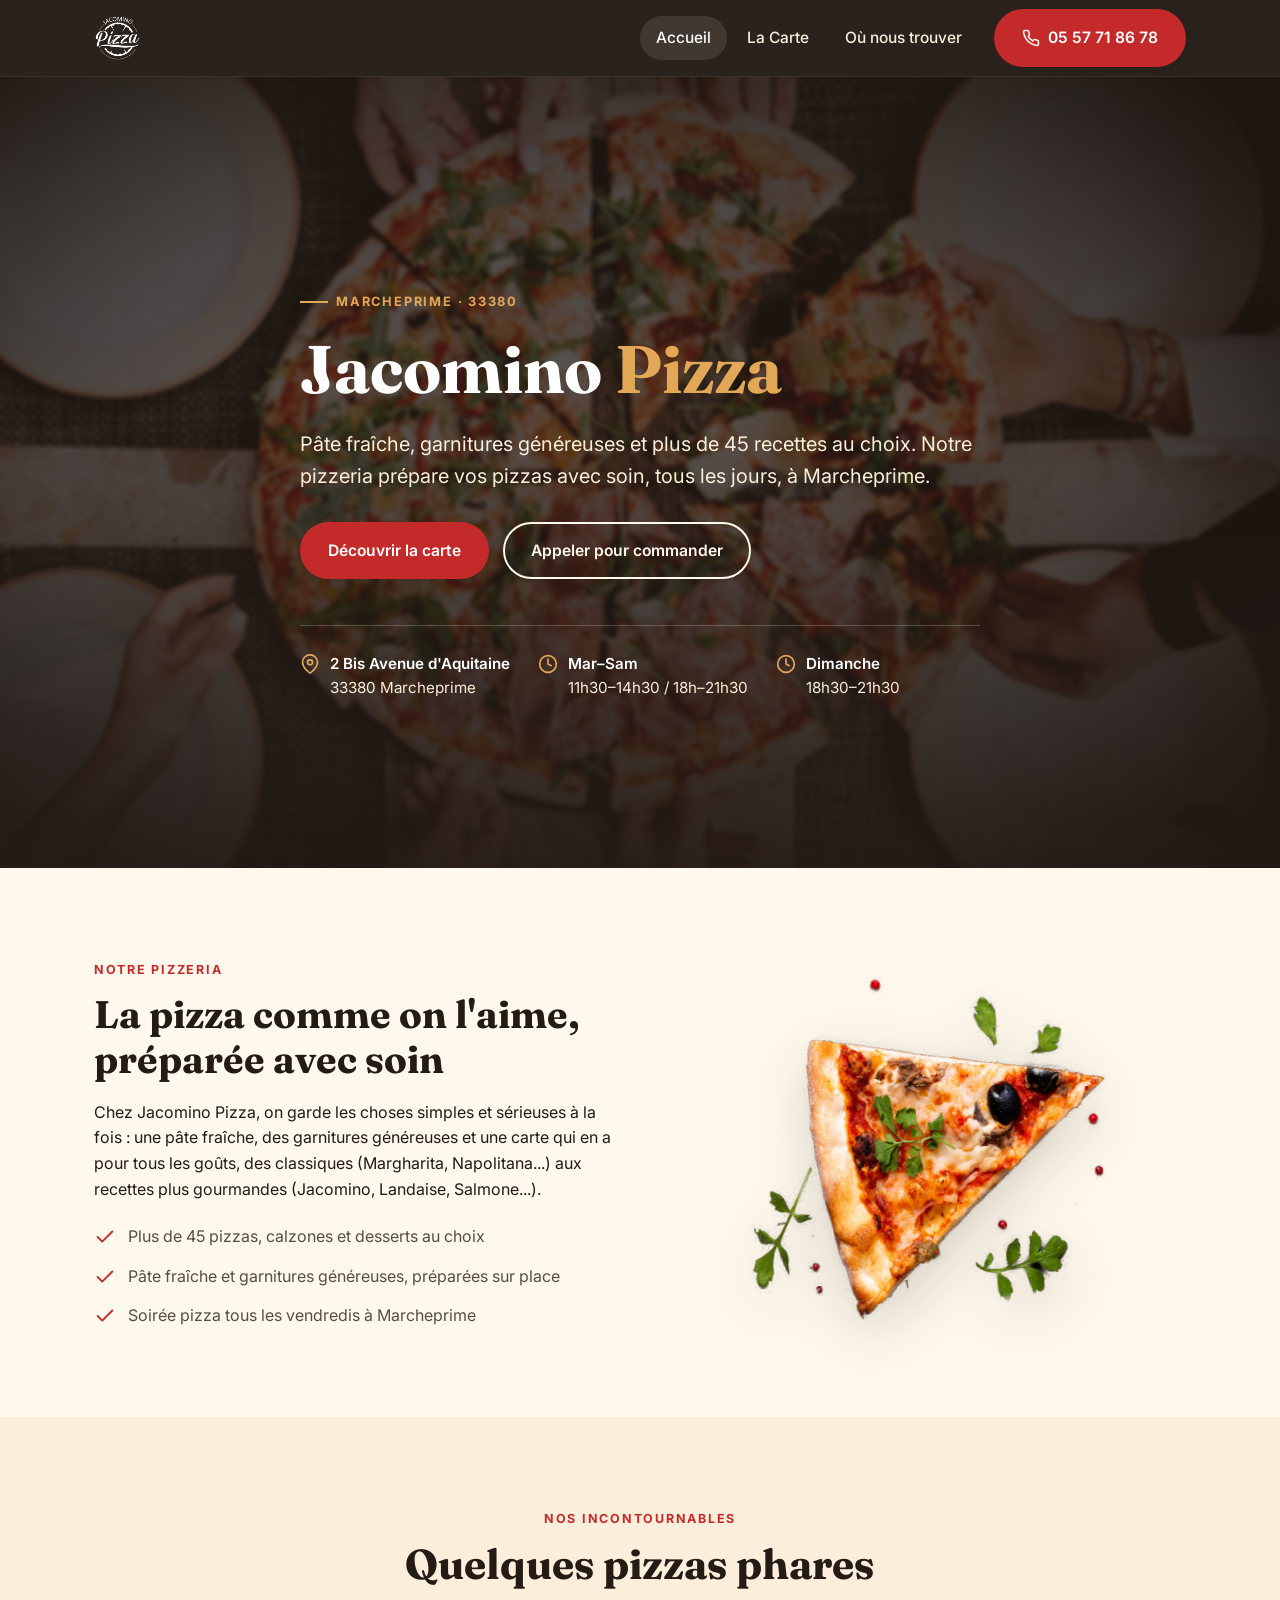
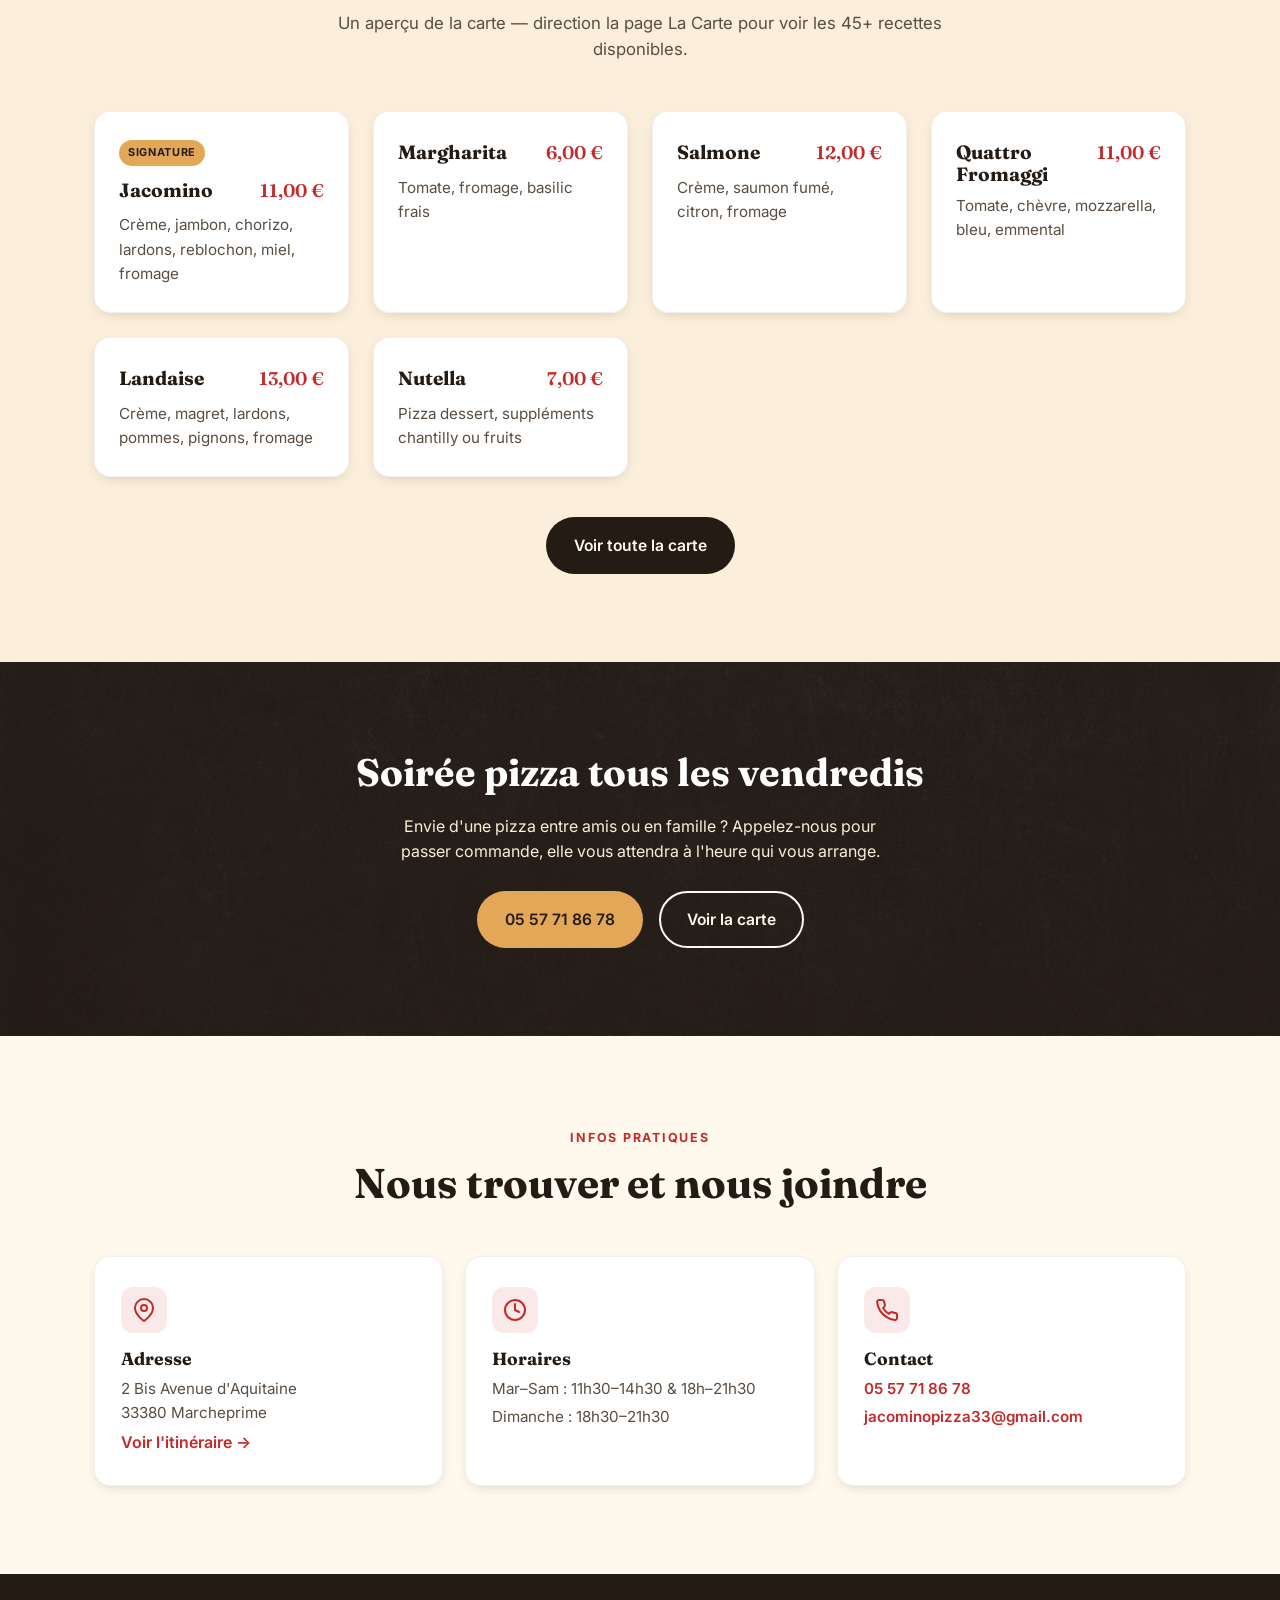
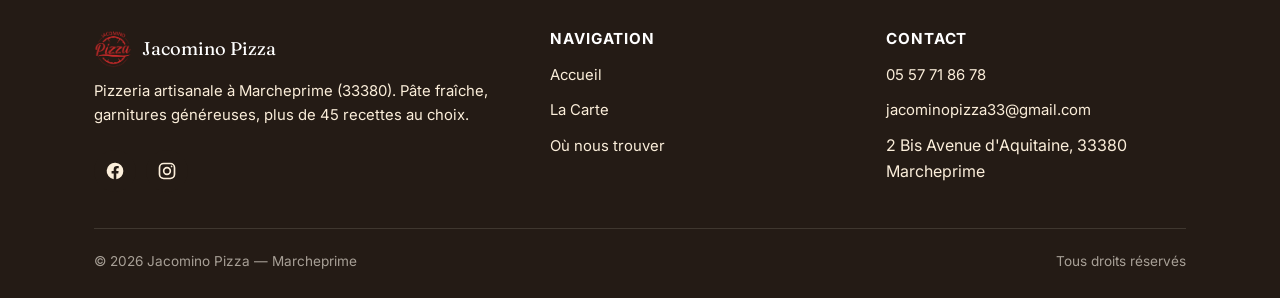
<file: index.html>
<!doctype html>
<html lang="fr">
<head>
  <meta charset="UTF-8" />
  <meta name="viewport" content="width=device-width, initial-scale=1" />
  <title>Jacomino Pizza — Pizzeria artisanale à Marcheprime (33)</title>
  <meta name="description" content="Jacomino Pizza, pizzeria artisanale à Marcheprime (33380). Plus de 45 recettes au choix, pâte fraîche et garnitures généreuses. Commande au 05 57 71 86 78." />
  <link rel="canonical" href="https://EnzoPitre.github.io/jacomino-pizza/" />

  <!-- Favicons -->
  <link rel="icon" href="assets/img/favicon.ico" sizes="any" />
  <link rel="icon" type="image/png" sizes="32x32" href="assets/img/favicon-32.png" />
  <link rel="icon" type="image/png" sizes="192x192" href="assets/img/favicon-192.png" />
  <link rel="apple-touch-icon" href="assets/img/apple-touch-icon.png" />
  <meta name="theme-color" content="#241b15" />

  <!-- Open Graph / Twitter -->
  <meta property="og:type" content="website" />
  <meta property="og:site_name" content="Jacomino Pizza" />
  <meta property="og:title" content="Jacomino Pizza — Pizzeria artisanale à Marcheprime (33)" />
  <meta property="og:description" content="Plus de 45 recettes de pizzas, pâte fraîche et garnitures généreuses. Pizzeria à Marcheprime (33380), à deux pas de Biganos et Facture." />
  <meta property="og:image" content="https://EnzoPitre.github.io/jacomino-pizza/assets/img/hero.jpg" />
  <meta property="og:url" content="https://EnzoPitre.github.io/jacomino-pizza/" />
  <meta property="og:locale" content="fr_FR" />
  <meta name="twitter:card" content="summary_large_image" />

  <link rel="preconnect" href="https://fonts.googleapis.com" />
  <link rel="preconnect" href="https://fonts.gstatic.com" crossorigin />
  <link href="https://fonts.googleapis.com/css2?family=Fraunces:ital,wght@0,500;0,600;0,700;1,500&family=Inter:wght@400;500;600;700&display=swap" rel="stylesheet" />

  <link rel="stylesheet" href="css/style.css" />

  <script type="application/ld+json">
  {
    "@context": "https://schema.org",
    "@type": "Restaurant",
    "name": "Jacomino Pizza",
    "image": "https://EnzoPitre.github.io/jacomino-pizza/assets/img/hero.jpg",
    "logo": "https://EnzoPitre.github.io/jacomino-pizza/assets/img/favicon-512.png",
    "url": "https://EnzoPitre.github.io/jacomino-pizza/",
    "telephone": "+33557718678",
    "email": "jacominopizza33@gmail.com",
    "servesCuisine": "Pizza",
    "priceRange": "€€",
    "address": {
      "@type": "PostalAddress",
      "streetAddress": "2 Bis Avenue d'Aquitaine",
      "postalCode": "33380",
      "addressLocality": "Marcheprime",
      "addressCountry": "FR"
    },
    "openingHoursSpecification": [
      {
        "@type": "OpeningHoursSpecification",
        "dayOfWeek": ["Tuesday", "Wednesday", "Thursday", "Friday", "Saturday"],
        "opens": "11:30",
        "closes": "14:30"
      },
      {
        "@type": "OpeningHoursSpecification",
        "dayOfWeek": ["Tuesday", "Wednesday", "Thursday", "Friday", "Saturday"],
        "opens": "18:00",
        "closes": "21:30"
      },
      {
        "@type": "OpeningHoursSpecification",
        "dayOfWeek": "Sunday",
        "opens": "18:30",
        "closes": "21:30"
      }
    ],
    "menu": "https://EnzoPitre.github.io/jacomino-pizza/carte.html",
    "sameAs": [
      "https://www.facebook.com/Jacomino-Pizza-108563234715698",
      "https://www.instagram.com/jacominopizza/"
    ]
  }
  </script>
</head>
<body>
  <a class="skip-link" href="#main">Aller au contenu</a>

  <header class="site-header">
    <div class="container">
      <a class="brand" href="index.html">
        <img src="assets/img/logo.png" alt="Jacomino Pizza" width="46" height="45" />
      </a>

      <nav class="main-nav" id="main-nav" aria-label="Navigation principale">
        <ul>
          <li><a href="index.html" aria-current="page">Accueil</a></li>
          <li><a href="carte.html">La Carte</a></li>
          <li><a href="contact.html">Où nous trouver</a></li>
        </ul>
        <div class="nav-phone">
          <a class="btn btn-primary" href="tel:+33557718678">
            <svg viewBox="0 0 24 24" fill="none" width="18" height="18" stroke="currentColor" stroke-width="2" stroke-linecap="round" stroke-linejoin="round"><path d="M22 16.92v3a2 2 0 0 1-2.18 2 19.79 19.79 0 0 1-8.63-3.07 19.5 19.5 0 0 1-6-6 19.79 19.79 0 0 1-3.07-8.67A2 2 0 0 1 4.11 2h3a2 2 0 0 1 2 1.72c.127.96.361 1.903.7 2.81a2 2 0 0 1-.45 2.11L8.09 9.91a16 16 0 0 0 6 6l1.27-1.27a2 2 0 0 1 2.11-.45c.907.339 1.85.573 2.81.7A2 2 0 0 1 22 16.92z"/></svg>
            05 57 71 86 78
          </a>
        </div>
      </nav>

      <button class="nav-toggle" id="nav-toggle" aria-label="Ouvrir le menu" aria-expanded="false" aria-controls="main-nav">
        <svg viewBox="0 0 24 24" fill="none" stroke="currentColor" stroke-width="2" stroke-linecap="round"><path d="M3 6h18M3 12h18M3 18h18"/></svg>
      </button>
    </div>
  </header>

  <main id="main">
    <!-- ===== HERO ===== -->
    <section class="hero">
      <div class="hero-media">
        <img src="assets/img/hero.jpg" alt="Pizza partagée en famille à table" width="1600" height="1251" loading="eager" fetchpriority="high" />
      </div>
      <div class="container hero-content">
        <span class="eyebrow">Marcheprime · 33380</span>
        <h1>Jacomino <span>Pizza</span></h1>
        <p class="hero-lede">Pâte fraîche, garnitures généreuses et plus de 45 recettes au choix. Notre pizzeria prépare vos pizzas avec soin, tous les jours, à Marcheprime.</p>
        <div class="hero-actions">
          <a class="btn btn-primary" href="carte.html">Découvrir la carte</a>
          <a class="btn btn-outline" href="tel:+33557718678">Appeler pour commander</a>
        </div>
        <div class="hero-meta">
          <div>
            <svg viewBox="0 0 24 24" fill="none" stroke="currentColor" stroke-width="2" stroke-linecap="round" stroke-linejoin="round"><path d="M21 10c0 7-9 13-9 13s-9-6-9-13a9 9 0 0 1 18 0z"/><circle cx="12" cy="10" r="3"/></svg>
            <span><strong>2 Bis Avenue d'Aquitaine</strong>33380 Marcheprime</span>
          </div>
          <div>
            <svg viewBox="0 0 24 24" fill="none" stroke="currentColor" stroke-width="2" stroke-linecap="round" stroke-linejoin="round"><circle cx="12" cy="12" r="10"/><path d="M12 6v6l4 2"/></svg>
            <span><strong>Mar–Sam</strong>11h30–14h30 / 18h–21h30</span>
          </div>
          <div>
            <svg viewBox="0 0 24 24" fill="none" stroke="currentColor" stroke-width="2" stroke-linecap="round" stroke-linejoin="round"><circle cx="12" cy="12" r="10"/><path d="M12 6v6l4 2"/></svg>
            <span><strong>Dimanche</strong>18h30–21h30</span>
          </div>
        </div>
      </div>
    </section>

    <!-- ===== ABOUT ===== -->
    <section class="about">
      <div class="container about-grid">
        <div class="about-text reveal">
          <span class="section-eyebrow">Notre pizzeria</span>
          <h2>La pizza comme on l'aime, préparée avec soin</h2>
          <p>Chez Jacomino Pizza, on garde les choses simples et sérieuses à la fois&nbsp;: une pâte fraîche, des garnitures généreuses et une carte qui en a pour tous les goûts, des classiques (Margharita, Napolitana...) aux recettes plus gourmandes (Jacomino, Landaise, Salmone...).</p>
          <ul class="about-list">
            <li>
              <svg viewBox="0 0 24 24" fill="none" stroke="currentColor" stroke-width="2" stroke-linecap="round" stroke-linejoin="round"><path d="M20 6 9 17l-5-5"/></svg>
              <span>Plus de 45 pizzas, calzones et desserts au choix</span>
            </li>
            <li>
              <svg viewBox="0 0 24 24" fill="none" stroke="currentColor" stroke-width="2" stroke-linecap="round" stroke-linejoin="round"><path d="M20 6 9 17l-5-5"/></svg>
              <span>Pâte fraîche et garnitures généreuses, préparées sur place</span>
            </li>
            <li>
              <svg viewBox="0 0 24 24" fill="none" stroke="currentColor" stroke-width="2" stroke-linecap="round" stroke-linejoin="round"><path d="M20 6 9 17l-5-5"/></svg>
              <span>Soirée pizza tous les vendredis à Marcheprime</span>
            </li>
          </ul>
        </div>
        <div class="about-art reveal">
          <img src="assets/img/pizza-slice.png" alt="Part de pizza garnie" loading="lazy" width="472" height="355" />
        </div>
      </div>
    </section>

    <!-- ===== FEATURED PIZZAS ===== -->
    <section class="featured">
      <div class="container">
        <div class="section-head reveal">
          <span class="section-eyebrow">Nos incontournables</span>
          <h2>Quelques pizzas phares</h2>
          <p>Un aperçu de la carte — direction la page La Carte pour voir les 45+ recettes disponibles.</p>
        </div>
        <div class="card-grid">
          <article class="pizza-card reveal">
            <span class="badge">Signature</span>
            <div class="pizza-top">
              <h3>Jacomino</h3>
              <span class="price">11,00&nbsp;€</span>
            </div>
            <p>Crème, jambon, chorizo, lardons, reblochon, miel, fromage</p>
          </article>
          <article class="pizza-card reveal">
            <div class="pizza-top">
              <h3>Margharita</h3>
              <span class="price">6,00&nbsp;€</span>
            </div>
            <p>Tomate, fromage, basilic frais</p>
          </article>
          <article class="pizza-card reveal">
            <div class="pizza-top">
              <h3>Salmone</h3>
              <span class="price">12,00&nbsp;€</span>
            </div>
            <p>Crème, saumon fumé, citron, fromage</p>
          </article>
          <article class="pizza-card reveal">
            <div class="pizza-top">
              <h3>Quattro Fromaggi</h3>
              <span class="price">11,00&nbsp;€</span>
            </div>
            <p>Tomate, chèvre, mozzarella, bleu, emmental</p>
          </article>
          <article class="pizza-card reveal">
            <div class="pizza-top">
              <h3>Landaise</h3>
              <span class="price">13,00&nbsp;€</span>
            </div>
            <p>Crème, magret, lardons, pommes, pignons, fromage</p>
          </article>
          <article class="pizza-card reveal">
            <div class="pizza-top">
              <h3>Nutella</h3>
              <span class="price">7,00&nbsp;€</span>
            </div>
            <p>Pizza dessert, suppléments chantilly ou fruits</p>
          </article>
        </div>
        <div class="featured-cta reveal">
          <a class="btn btn-dark" href="carte.html">Voir toute la carte</a>
        </div>
      </div>
    </section>

    <!-- ===== PROMO / VENDREDI ===== -->
    <section class="promo">
      <div class="container reveal">
        <h2>Soirée pizza tous les vendredis</h2>
        <p>Envie d'une pizza entre amis ou en famille&nbsp;? Appelez-nous pour passer commande, elle vous attendra à l'heure qui vous arrange.</p>
        <a class="btn btn-gold" href="tel:+33557718678">05 57 71 86 78</a>
        <a class="btn btn-outline" href="carte.html">Voir la carte</a>
      </div>
    </section>

    <!-- ===== INFOS PRATIQUES ===== -->
    <section class="info">
      <div class="container">
        <div class="section-head reveal">
          <span class="section-eyebrow">Infos pratiques</span>
          <h2>Nous trouver et nous joindre</h2>
        </div>
        <div class="info-grid">
          <div class="info-card reveal">
            <div class="icon">
              <svg viewBox="0 0 24 24" fill="none" stroke="currentColor" stroke-width="2" stroke-linecap="round" stroke-linejoin="round"><path d="M21 10c0 7-9 13-9 13s-9-6-9-13a9 9 0 0 1 18 0z"/><circle cx="12" cy="10" r="3"/></svg>
            </div>
            <h3>Adresse</h3>
            <p>2 Bis Avenue d'Aquitaine<br />33380 Marcheprime</p>
            <a class="link" href="contact.html">Voir l'itinéraire →</a>
          </div>
          <div class="info-card reveal">
            <div class="icon">
              <svg viewBox="0 0 24 24" fill="none" stroke="currentColor" stroke-width="2" stroke-linecap="round" stroke-linejoin="round"><circle cx="12" cy="12" r="10"/><path d="M12 6v6l4 2"/></svg>
            </div>
            <h3>Horaires</h3>
            <p>Mar–Sam : 11h30–14h30 &amp; 18h–21h30</p>
            <p>Dimanche : 18h30–21h30</p>
          </div>
          <div class="info-card reveal">
            <div class="icon">
              <svg viewBox="0 0 24 24" fill="none" stroke="currentColor" stroke-width="2" stroke-linecap="round" stroke-linejoin="round"><path d="M22 16.92v3a2 2 0 0 1-2.18 2 19.79 19.79 0 0 1-8.63-3.07 19.5 19.5 0 0 1-6-6 19.79 19.79 0 0 1-3.07-8.67A2 2 0 0 1 4.11 2h3a2 2 0 0 1 2 1.72c.127.96.361 1.903.7 2.81a2 2 0 0 1-.45 2.11L8.09 9.91a16 16 0 0 0 6 6l1.27-1.27a2 2 0 0 1 2.11-.45c.907.339 1.85.573 2.81.7A2 2 0 0 1 22 16.92z"/></svg>
            </div>
            <h3>Contact</h3>
            <p><a class="link" href="tel:+33557718678">05 57 71 86 78</a></p>
            <p><a class="link" href="mailto:jacominopizza33@gmail.com">jacominopizza33@gmail.com</a></p>
          </div>
        </div>
      </div>
    </section>
  </main>

  <footer class="site-footer">
    <div class="container">
      <div class="footer-grid">
        <div>
          <div class="footer-brand">
            <img src="assets/img/logo-red.png" alt="" width="38" height="37" />
            Jacomino Pizza
          </div>
          <p>Pizzeria artisanale à Marcheprime (33380). Pâte fraîche, garnitures généreuses, plus de 45 recettes au choix.</p>
          <div class="social-row">
            <a href="https://www.facebook.com/Jacomino-Pizza-108563234715698" aria-label="Facebook de Jacomino Pizza" target="_blank" rel="noopener">
              <svg viewBox="0 0 24 24" fill="currentColor"><path d="M22 12a10 10 0 1 0-11.56 9.88v-6.99H7.9V12h2.54V9.8c0-2.5 1.49-3.89 3.77-3.89 1.1 0 2.24.2 2.24.2v2.46h-1.26c-1.24 0-1.63.77-1.63 1.56V12h2.78l-.44 2.89h-2.34v6.99A10 10 0 0 0 22 12z"/></svg>
            </a>
            <a href="https://www.instagram.com/jacominopizza/" aria-label="Instagram de Jacomino Pizza" target="_blank" rel="noopener">
              <svg viewBox="0 0 24 24" fill="none" stroke="currentColor" stroke-width="2"><rect x="3" y="3" width="18" height="18" rx="5"/><circle cx="12" cy="12" r="4"/><circle cx="17.5" cy="6.5" r="1" fill="currentColor" stroke="none"/></svg>
            </a>
          </div>
        </div>
        <div>
          <h4>Navigation</h4>
          <ul>
            <li><a href="index.html">Accueil</a></li>
            <li><a href="carte.html">La Carte</a></li>
            <li><a href="contact.html">Où nous trouver</a></li>
          </ul>
        </div>
        <div>
          <h4>Contact</h4>
          <ul>
            <li><a href="tel:+33557718678">05 57 71 86 78</a></li>
            <li><a href="mailto:jacominopizza33@gmail.com">jacominopizza33@gmail.com</a></li>
            <li>2 Bis Avenue d'Aquitaine, 33380 Marcheprime</li>
          </ul>
        </div>
      </div>
      <div class="footer-bottom">
        <span>© <span id="year">2026</span> Jacomino Pizza — Marcheprime</span>
        <span>Tous droits réservés</span>
      </div>
    </div>
  </footer>

  <script src="js/script.js"></script>
</body>
</html>
</file>
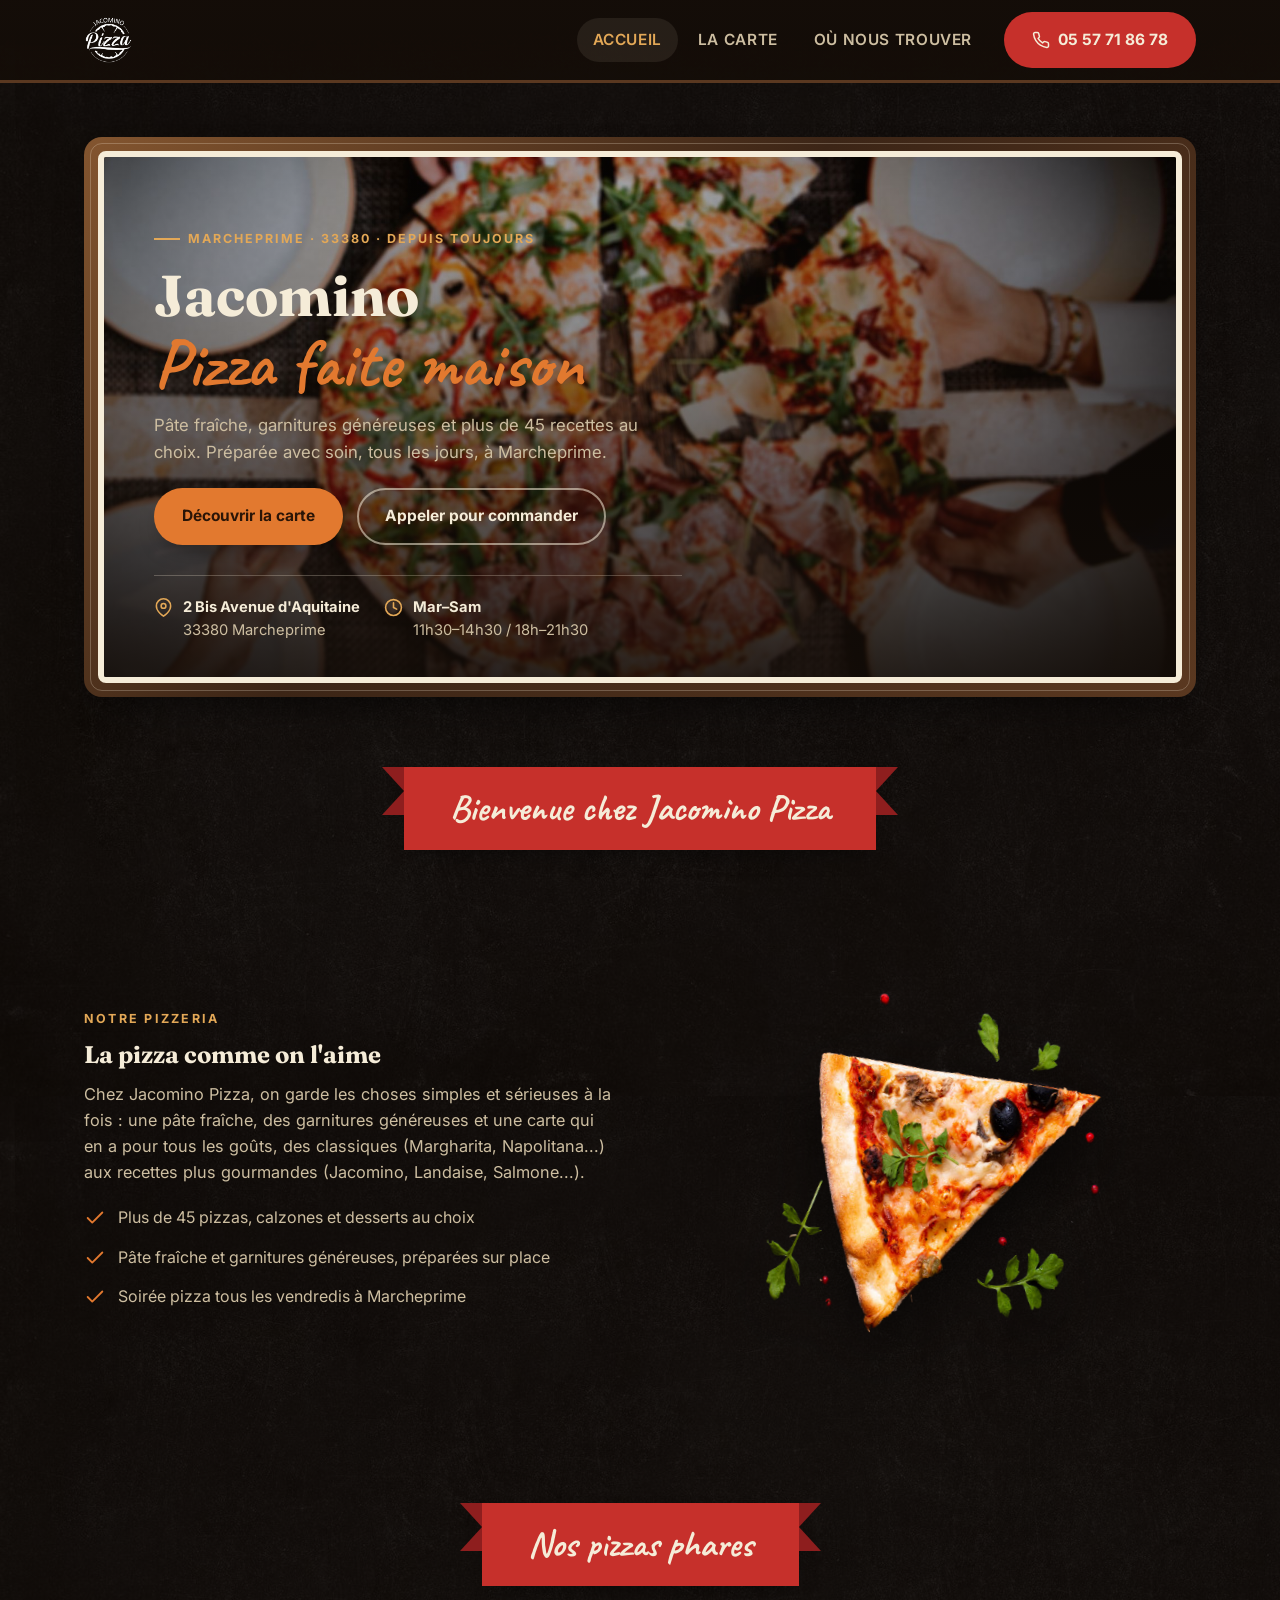
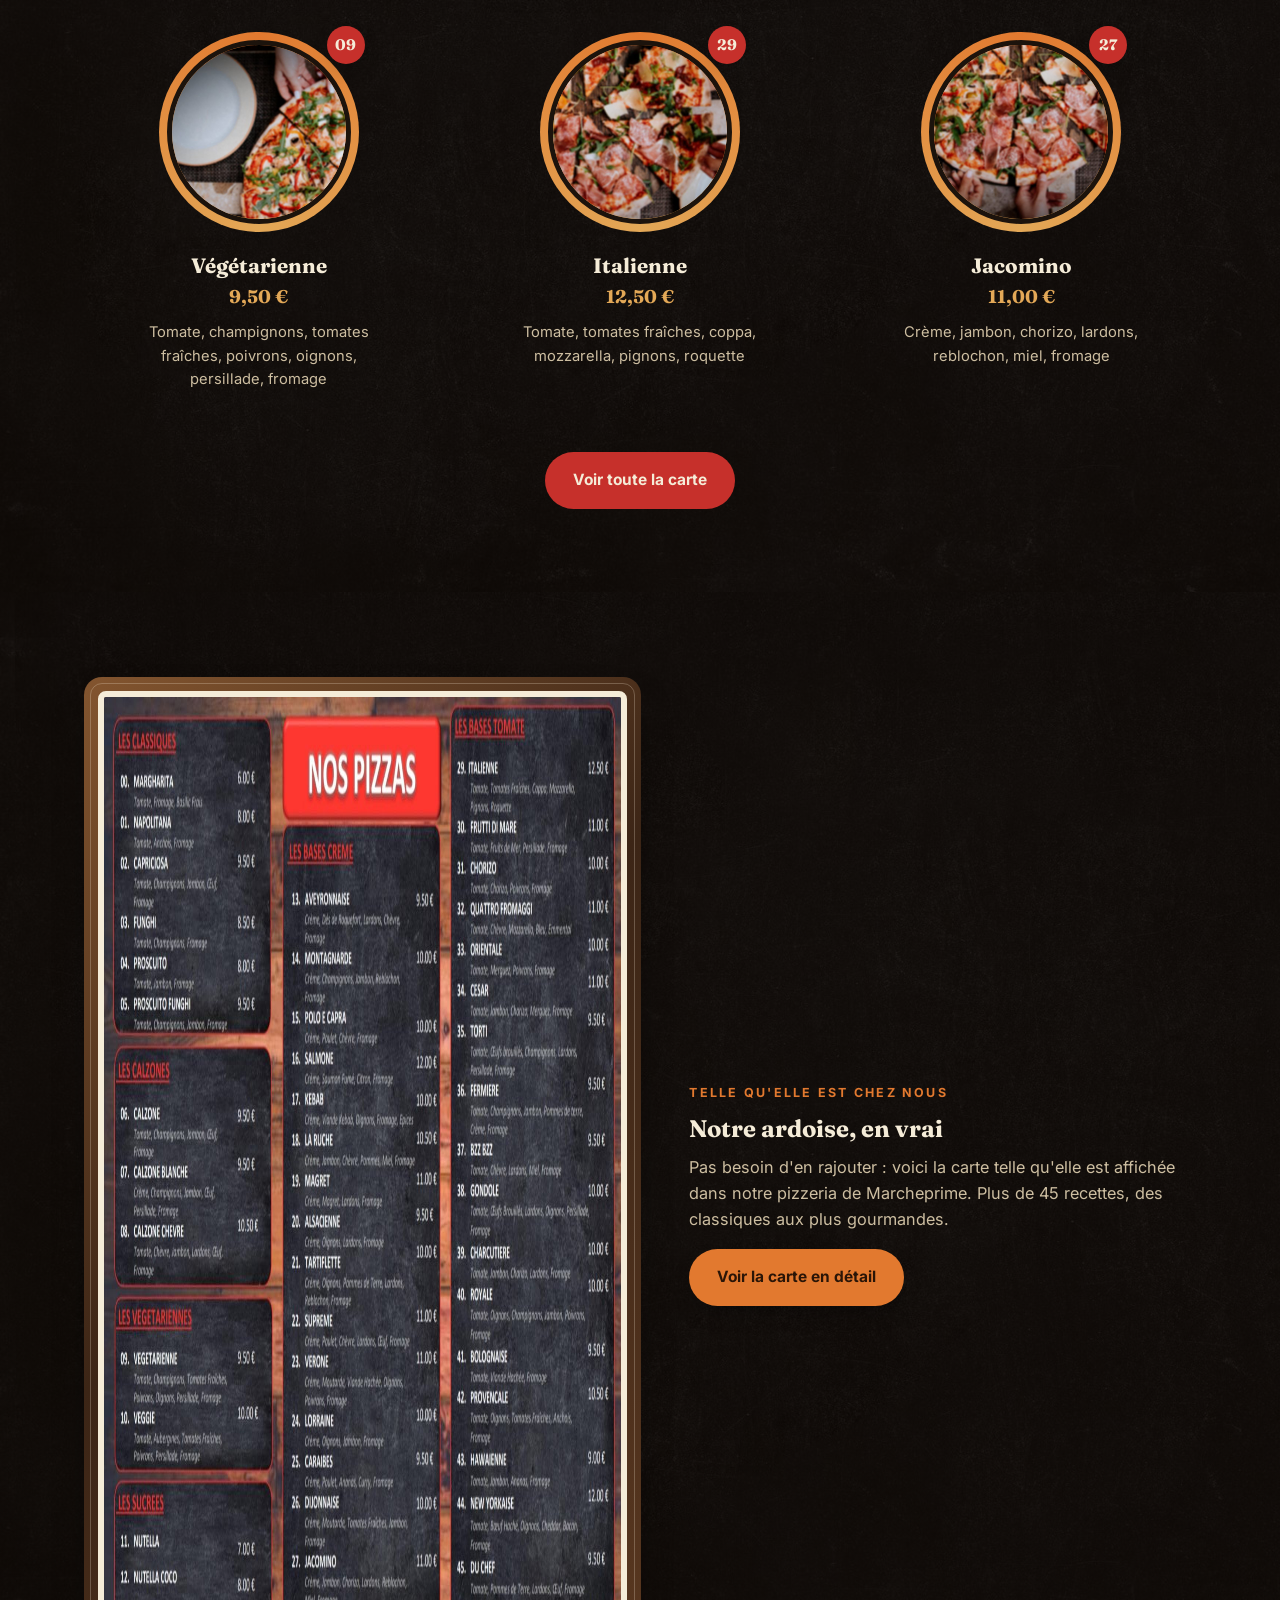
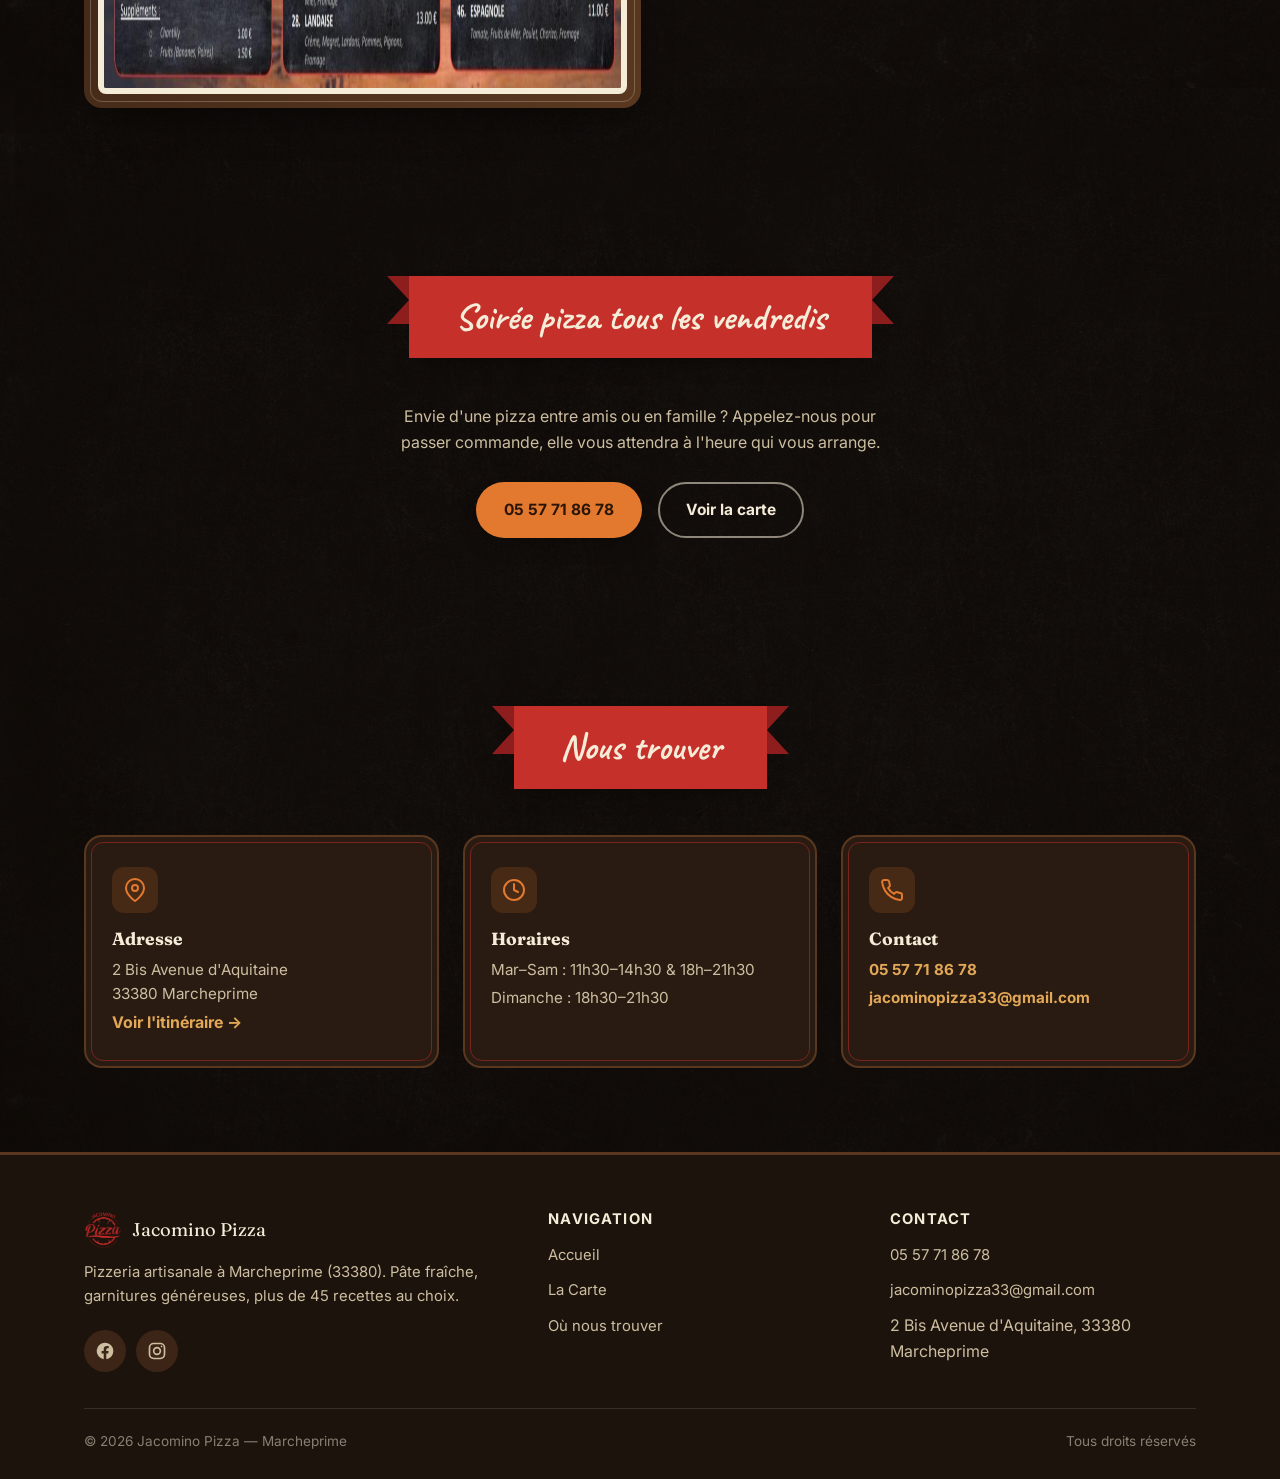
<file: v2/index.html>
<!doctype html>
<html lang="fr">
<head>
  <meta charset="UTF-8" />
  <meta name="viewport" content="width=device-width, initial-scale=1" />
  <title>Jacomino Pizza — Pizzeria artisanale à Marcheprime (33) · V2</title>
  <meta name="description" content="Jacomino Pizza, pizzeria artisanale à Marcheprime (33380). Plus de 45 recettes au choix, pâte fraîche et garnitures généreuses. Commande au 05 57 71 86 78." />
  <meta name="robots" content="noindex" />

  <link rel="icon" href="assets/img/favicon.ico" sizes="any" />
  <link rel="icon" type="image/png" sizes="32x32" href="assets/img/favicon-32.png" />
  <link rel="icon" type="image/png" sizes="192x192" href="assets/img/favicon-192.png" />
  <link rel="apple-touch-icon" href="assets/img/apple-touch-icon.png" />
  <meta name="theme-color" content="#1c130c" />

  <link rel="preconnect" href="https://fonts.googleapis.com" />
  <link rel="preconnect" href="https://fonts.gstatic.com" crossorigin />
  <link href="https://fonts.googleapis.com/css2?family=Caveat:wght@600;700&family=Fraunces:ital,wght@0,500;0,600;0,700;1,500&family=Inter:wght@400;500;600;700&display=swap" rel="stylesheet" />

  <link rel="stylesheet" href="css/style.css" />
</head>
<body>
  <a class="skip-link" href="#main">Aller au contenu</a>

  <header class="site-header">
    <div class="container">
      <a class="brand" href="index.html">
        <img src="assets/img/logo.png" alt="Jacomino Pizza" width="48" height="47" />
      </a>

      <nav class="main-nav" id="main-nav" aria-label="Navigation principale">
        <ul>
          <li><a href="index.html" aria-current="page">Accueil</a></li>
          <li><a href="carte.html">La Carte</a></li>
          <li><a href="contact.html">Où nous trouver</a></li>
        </ul>
        <div class="nav-phone">
          <a class="btn btn-red" href="tel:+33557718678">
            <svg viewBox="0 0 24 24" fill="none" width="18" height="18" stroke="currentColor" stroke-width="2" stroke-linecap="round" stroke-linejoin="round"><path d="M22 16.92v3a2 2 0 0 1-2.18 2 19.79 19.79 0 0 1-8.63-3.07 19.5 19.5 0 0 1-6-6 19.79 19.79 0 0 1-3.07-8.67A2 2 0 0 1 4.11 2h3a2 2 0 0 1 2 1.72c.127.96.361 1.903.7 2.81a2 2 0 0 1-.45 2.11L8.09 9.91a16 16 0 0 0 6 6l1.27-1.27a2 2 0 0 1 2.11-.45c.907.339 1.85.573 2.81.7A2 2 0 0 1 22 16.92z"/></svg>
            05 57 71 86 78
          </a>
        </div>
      </nav>

      <button class="nav-toggle" id="nav-toggle" aria-label="Ouvrir le menu" aria-expanded="false" aria-controls="main-nav">
        <svg viewBox="0 0 24 24" fill="none" stroke="currentColor" stroke-width="2" stroke-linecap="round"><path d="M3 6h18M3 12h18M3 18h18"/></svg>
      </button>
    </div>
  </header>

  <main id="main">
    <!-- ===== HERO (wood-framed photo) ===== -->
    <section class="hero">
      <div class="container">
        <div class="framed hero-frame">
          <div class="framed-inner">
            <img src="assets/img/hero.jpg" alt="Pizza partagée en famille à table" width="1920" height="1429" loading="eager" fetchpriority="high" />
          </div>
          <div class="hero-text">
            <span class="eyebrow">Marcheprime · 33380 · depuis toujours</span>
            <h1>Jacomino <span>Pizza faite maison</span></h1>
            <p>Pâte fraîche, garnitures généreuses et plus de 45 recettes au choix. Préparée avec soin, tous les jours, à Marcheprime.</p>
            <div class="hero-actions">
              <a class="btn btn-primary" href="carte.html">Découvrir la carte</a>
              <a class="btn btn-outline" href="tel:+33557718678">Appeler pour commander</a>
            </div>
            <div class="hero-strip">
              <div>
                <svg viewBox="0 0 24 24" fill="none" stroke="currentColor" stroke-width="2" stroke-linecap="round" stroke-linejoin="round"><path d="M21 10c0 7-9 13-9 13s-9-6-9-13a9 9 0 0 1 18 0z"/><circle cx="12" cy="10" r="3"/></svg>
                <span><strong>2 Bis Avenue d'Aquitaine</strong>33380 Marcheprime</span>
              </div>
              <div>
                <svg viewBox="0 0 24 24" fill="none" stroke="currentColor" stroke-width="2" stroke-linecap="round" stroke-linejoin="round"><circle cx="12" cy="12" r="10"/><path d="M12 6v6l4 2"/></svg>
                <span><strong>Mar–Sam</strong>11h30–14h30 / 18h–21h30</span>
              </div>
            </div>
          </div>
        </div>
      </div>
    </section>

    <!-- ===== RIBBON ===== -->
    <div class="container">
      <div class="ribbon-wrap reveal">
        <div class="ribbon">Bienvenue chez Jacomino Pizza</div>
      </div>
    </div>

    <!-- ===== ABOUT ===== -->
    <section class="about">
      <div class="container about-grid">
        <div class="about-text reveal">
          <span class="section-eyebrow">Notre pizzeria</span>
          <h2>La pizza comme on l'aime</h2>
          <p>Chez Jacomino Pizza, on garde les choses simples et sérieuses à la fois&nbsp;: une pâte fraîche, des garnitures généreuses et une carte qui en a pour tous les goûts, des classiques (Margharita, Napolitana...) aux recettes plus gourmandes (Jacomino, Landaise, Salmone...).</p>
          <ul class="about-list">
            <li>
              <svg viewBox="0 0 24 24" fill="none" stroke="currentColor" stroke-width="2" stroke-linecap="round" stroke-linejoin="round"><path d="M20 6 9 17l-5-5"/></svg>
              <span>Plus de 45 pizzas, calzones et desserts au choix</span>
            </li>
            <li>
              <svg viewBox="0 0 24 24" fill="none" stroke="currentColor" stroke-width="2" stroke-linecap="round" stroke-linejoin="round"><path d="M20 6 9 17l-5-5"/></svg>
              <span>Pâte fraîche et garnitures généreuses, préparées sur place</span>
            </li>
            <li>
              <svg viewBox="0 0 24 24" fill="none" stroke="currentColor" stroke-width="2" stroke-linecap="round" stroke-linejoin="round"><path d="M20 6 9 17l-5-5"/></svg>
              <span>Soirée pizza tous les vendredis à Marcheprime</span>
            </li>
          </ul>
        </div>
        <div class="about-art reveal">
          <img src="assets/img/pizza-slice.png" alt="Part de pizza garnie" loading="lazy" width="472" height="355" />
        </div>
      </div>
    </section>

    <!-- ===== FEATURED (circular photos) ===== -->
    <section class="featured">
      <div class="container">
        <div class="ribbon-wrap reveal">
          <div class="ribbon">Nos pizzas phares</div>
        </div>
        <div class="feature-grid">
          <article class="feature-card reveal">
            <div class="feature-photo">
              <div class="ring"><img src="assets/img/feature-1.jpg" alt="" loading="lazy" width="640" height="640" /></div>
              <span class="feature-num">09</span>
            </div>
            <h3>Végétarienne</h3>
            <span class="price">9,50&nbsp;€</span>
            <p>Tomate, champignons, tomates fraîches, poivrons, oignons, persillade, fromage</p>
          </article>
          <article class="feature-card reveal">
            <div class="feature-photo">
              <div class="ring"><img src="assets/img/feature-2.jpg" alt="" loading="lazy" width="640" height="640" /></div>
              <span class="feature-num">29</span>
            </div>
            <h3>Italienne</h3>
            <span class="price">12,50&nbsp;€</span>
            <p>Tomate, tomates fraîches, coppa, mozzarella, pignons, roquette</p>
          </article>
          <article class="feature-card reveal">
            <div class="feature-photo">
              <div class="ring"><img src="assets/img/feature-3.jpg" alt="" loading="lazy" width="640" height="640" /></div>
              <span class="feature-num">27</span>
            </div>
            <h3>Jacomino</h3>
            <span class="price">11,00&nbsp;€</span>
            <p>Crème, jambon, chorizo, lardons, reblochon, miel, fromage</p>
          </article>
        </div>
        <div class="featured-cta reveal">
          <a class="btn btn-red" href="carte.html">Voir toute la carte</a>
        </div>
      </div>
    </section>

    <!-- ===== REAL MENU BOARD ===== -->
    <section class="board-section">
      <div class="container board-grid">
        <div class="framed reveal">
          <div class="framed-inner">
            <img src="assets/img/menu-board.jpg" alt="Notre ardoise de pizzas, affichée en pizzeria" loading="lazy" width="1400" height="991" />
          </div>
        </div>
        <div class="board-text reveal">
          <span class="section-eyebrow">Telle qu'elle est chez nous</span>
          <h2>Notre ardoise, en vrai</h2>
          <p>Pas besoin d'en rajouter&nbsp;: voici la carte telle qu'elle est affichée dans notre pizzeria de Marcheprime. Plus de 45 recettes, des classiques aux plus gourmandes.</p>
          <a class="btn btn-primary" href="carte.html">Voir la carte en détail</a>
        </div>
      </div>
    </section>

    <!-- ===== PROMO ===== -->
    <section class="promo">
      <div class="container reveal">
        <div class="ribbon-wrap">
          <div class="ribbon">Soirée pizza tous les vendredis</div>
        </div>
        <p>Envie d'une pizza entre amis ou en famille&nbsp;? Appelez-nous pour passer commande, elle vous attendra à l'heure qui vous arrange.</p>
        <a class="btn btn-primary" href="tel:+33557718678">05 57 71 86 78</a>
        <a class="btn btn-outline" href="carte.html">Voir la carte</a>
      </div>
    </section>

    <!-- ===== INFOS PRATIQUES ===== -->
    <section class="info">
      <div class="container">
        <div class="ribbon-wrap reveal">
          <div class="ribbon">Nous trouver</div>
        </div>
        <div class="info-grid">
          <div class="chalk-card reveal">
            <div class="icon">
              <svg viewBox="0 0 24 24" fill="none" stroke="currentColor" stroke-width="2" stroke-linecap="round" stroke-linejoin="round"><path d="M21 10c0 7-9 13-9 13s-9-6-9-13a9 9 0 0 1 18 0z"/><circle cx="12" cy="10" r="3"/></svg>
            </div>
            <h3>Adresse</h3>
            <p>2 Bis Avenue d'Aquitaine<br />33380 Marcheprime</p>
            <a class="link" href="contact.html">Voir l'itinéraire →</a>
          </div>
          <div class="chalk-card reveal">
            <div class="icon">
              <svg viewBox="0 0 24 24" fill="none" stroke="currentColor" stroke-width="2" stroke-linecap="round" stroke-linejoin="round"><circle cx="12" cy="12" r="10"/><path d="M12 6v6l4 2"/></svg>
            </div>
            <h3>Horaires</h3>
            <p>Mar–Sam : 11h30–14h30 &amp; 18h–21h30</p>
            <p>Dimanche : 18h30–21h30</p>
          </div>
          <div class="chalk-card reveal">
            <div class="icon">
              <svg viewBox="0 0 24 24" fill="none" stroke="currentColor" stroke-width="2" stroke-linecap="round" stroke-linejoin="round"><path d="M22 16.92v3a2 2 0 0 1-2.18 2 19.79 19.79 0 0 1-8.63-3.07 19.5 19.5 0 0 1-6-6 19.79 19.79 0 0 1-3.07-8.67A2 2 0 0 1 4.11 2h3a2 2 0 0 1 2 1.72c.127.96.361 1.903.7 2.81a2 2 0 0 1-.45 2.11L8.09 9.91a16 16 0 0 0 6 6l1.27-1.27a2 2 0 0 1 2.11-.45c.907.339 1.85.573 2.81.7A2 2 0 0 1 22 16.92z"/></svg>
            </div>
            <h3>Contact</h3>
            <p><a class="link" href="tel:+33557718678">05 57 71 86 78</a></p>
            <p><a class="link" href="mailto:jacominopizza33@gmail.com">jacominopizza33@gmail.com</a></p>
          </div>
        </div>
      </div>
    </section>
  </main>

  <footer class="site-footer">
    <div class="container">
      <div class="footer-grid">
        <div>
          <div class="footer-brand">
            <img src="assets/img/logo-red.png" alt="" width="38" height="37" />
            Jacomino Pizza
          </div>
          <p>Pizzeria artisanale à Marcheprime (33380). Pâte fraîche, garnitures généreuses, plus de 45 recettes au choix.</p>
          <div class="social-row">
            <a href="https://www.facebook.com/Jacomino-Pizza-108563234715698" aria-label="Facebook de Jacomino Pizza" target="_blank" rel="noopener">
              <svg viewBox="0 0 24 24" fill="currentColor"><path d="M22 12a10 10 0 1 0-11.56 9.88v-6.99H7.9V12h2.54V9.8c0-2.5 1.49-3.89 3.77-3.89 1.1 0 2.24.2 2.24.2v2.46h-1.26c-1.24 0-1.63.77-1.63 1.56V12h2.78l-.44 2.89h-2.34v6.99A10 10 0 0 0 22 12z"/></svg>
            </a>
            <a href="https://www.instagram.com/jacominopizza/" aria-label="Instagram de Jacomino Pizza" target="_blank" rel="noopener">
              <svg viewBox="0 0 24 24" fill="none" stroke="currentColor" stroke-width="2"><rect x="3" y="3" width="18" height="18" rx="5"/><circle cx="12" cy="12" r="4"/><circle cx="17.5" cy="6.5" r="1" fill="currentColor" stroke="none"/></svg>
            </a>
          </div>
        </div>
        <div>
          <h4>Navigation</h4>
          <ul>
            <li><a href="index.html">Accueil</a></li>
            <li><a href="carte.html">La Carte</a></li>
            <li><a href="contact.html">Où nous trouver</a></li>
          </ul>
        </div>
        <div>
          <h4>Contact</h4>
          <ul>
            <li><a href="tel:+33557718678">05 57 71 86 78</a></li>
            <li><a href="mailto:jacominopizza33@gmail.com">jacominopizza33@gmail.com</a></li>
            <li>2 Bis Avenue d'Aquitaine, 33380 Marcheprime</li>
          </ul>
        </div>
      </div>
      <div class="footer-bottom">
        <span>© <span id="year">2026</span> Jacomino Pizza — Marcheprime</span>
        <span>Tous droits réservés</span>
      </div>
    </div>
  </footer>

  <script src="js/script.js"></script>
</body>
</html>
</file>
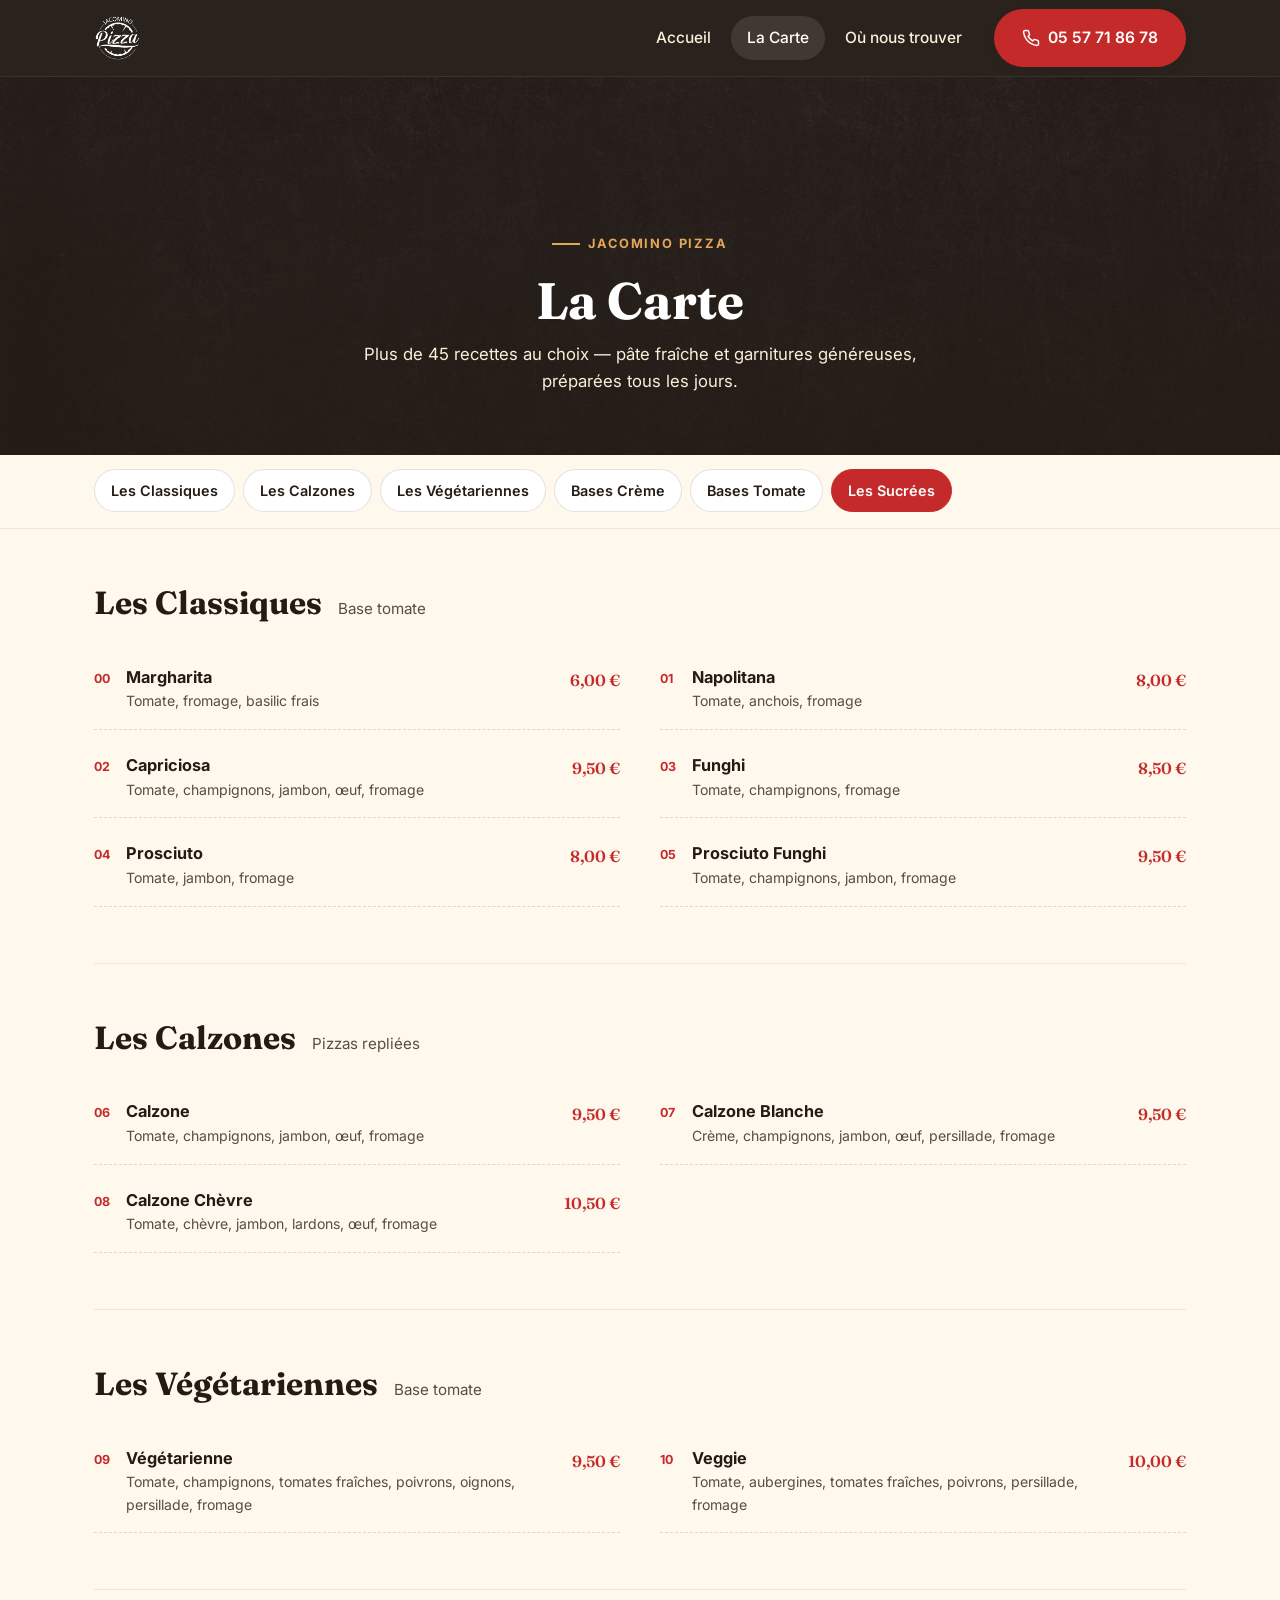
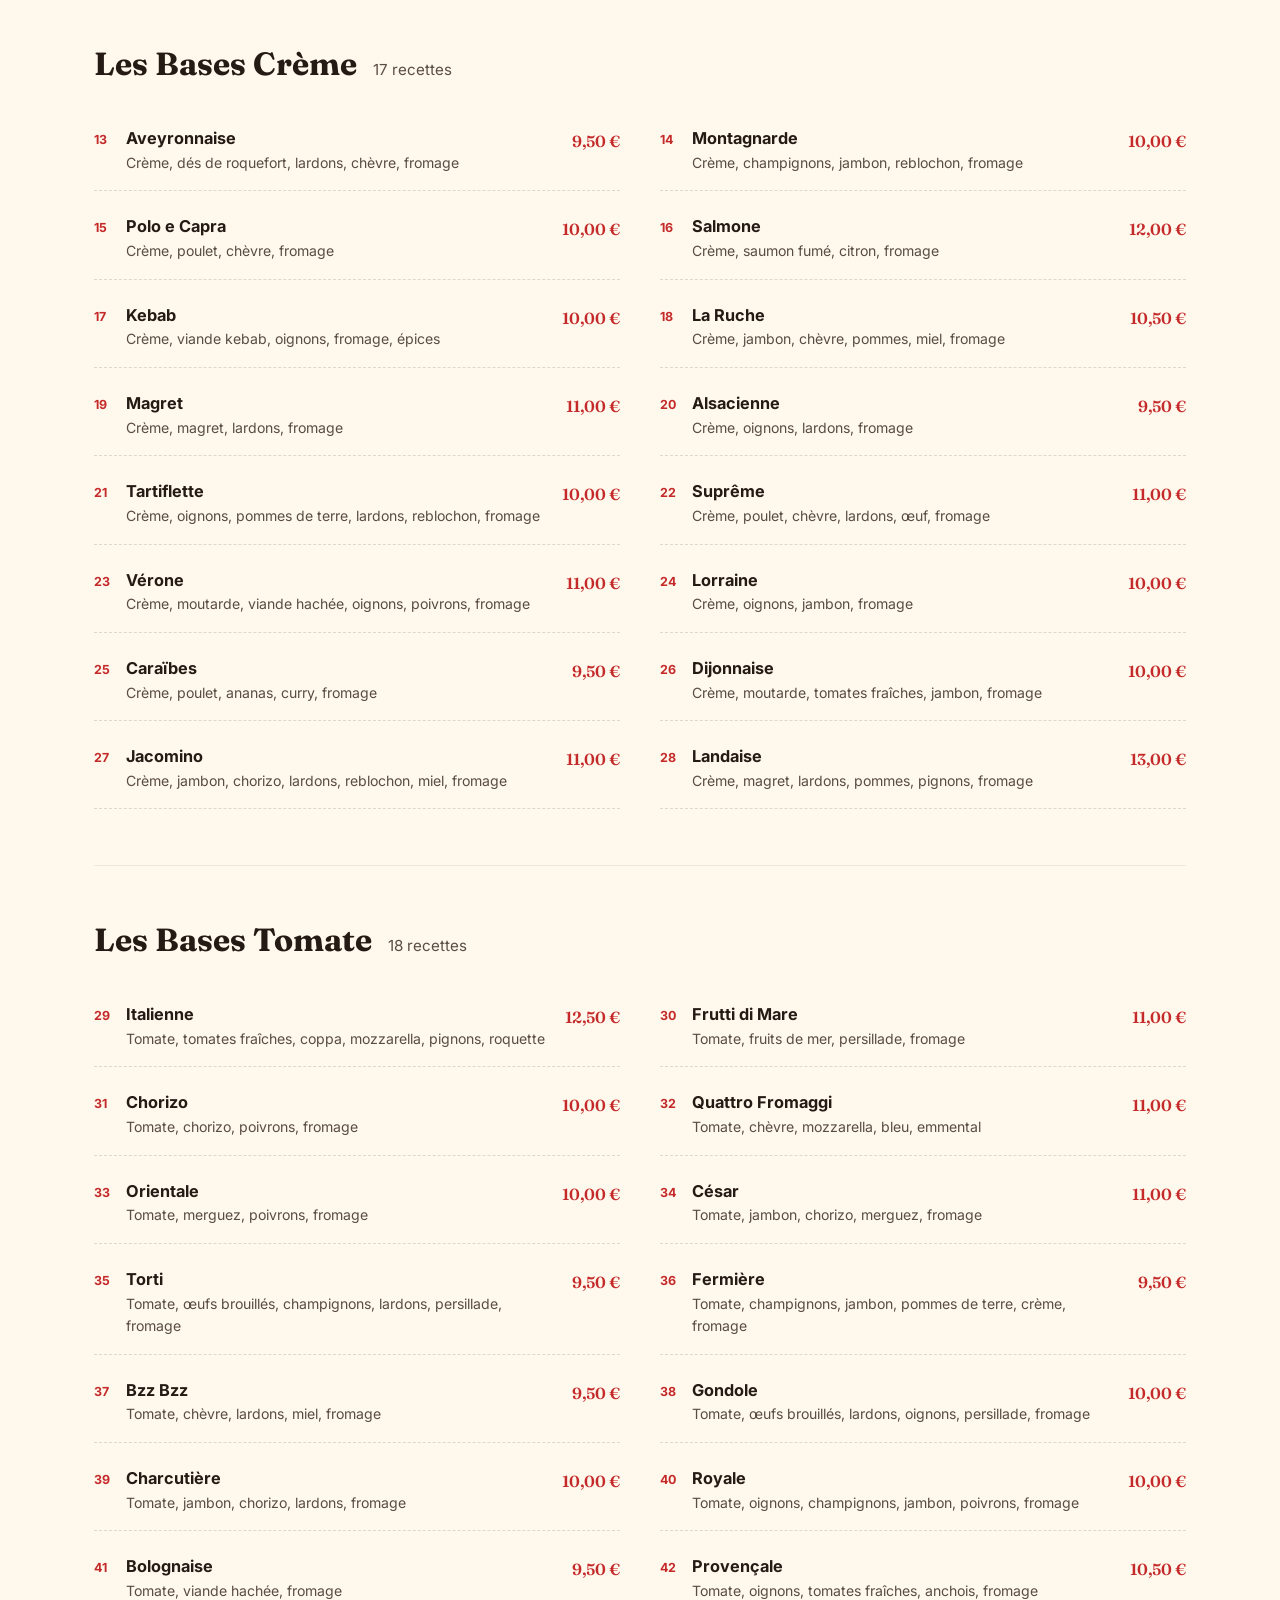
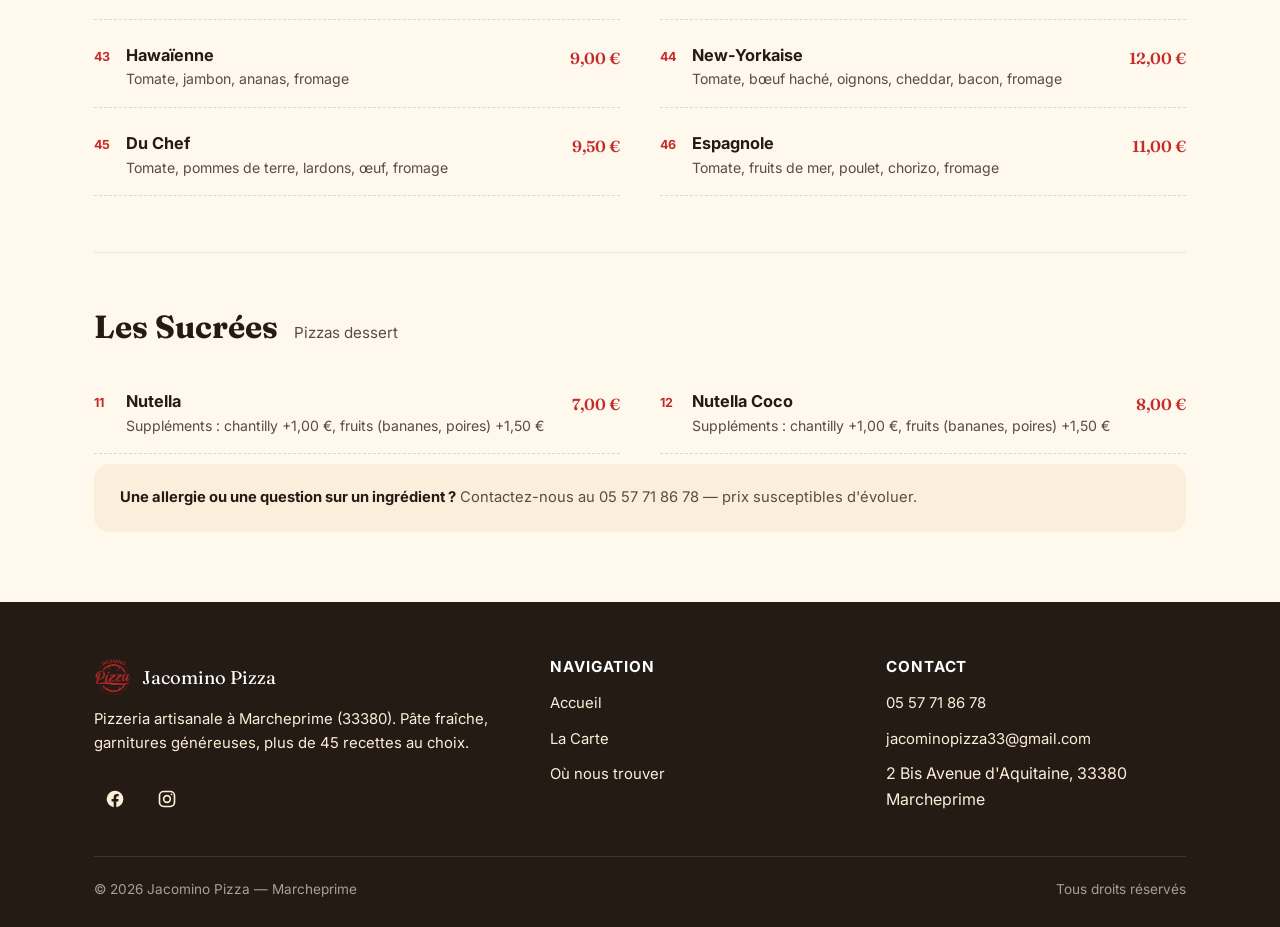
<file: carte.html>
<!doctype html>
<html lang="fr">
<head>
  <meta charset="UTF-8" />
  <meta name="viewport" content="width=device-width, initial-scale=1" />
  <title>La Carte — Jacomino Pizza (Marcheprime)</title>
  <meta name="description" content="Toute la carte de Jacomino Pizza à Marcheprime : classiques, calzones, végétariennes, bases crème, bases tomate et desserts. Plus de 45 pizzas à partir de 6€." />
  <link rel="canonical" href="https://EnzoPitre.github.io/jacomino-pizza/carte.html" />

  <link rel="icon" href="assets/img/favicon.ico" sizes="any" />
  <link rel="icon" type="image/png" sizes="32x32" href="assets/img/favicon-32.png" />
  <link rel="icon" type="image/png" sizes="192x192" href="assets/img/favicon-192.png" />
  <link rel="apple-touch-icon" href="assets/img/apple-touch-icon.png" />
  <meta name="theme-color" content="#241b15" />

  <meta property="og:type" content="website" />
  <meta property="og:site_name" content="Jacomino Pizza" />
  <meta property="og:title" content="La Carte — Jacomino Pizza" />
  <meta property="og:description" content="Plus de 45 pizzas, calzones et desserts. Classiques, bases crème, bases tomate... découvrez toute la carte de Jacomino Pizza à Marcheprime." />
  <meta property="og:image" content="https://EnzoPitre.github.io/jacomino-pizza/assets/img/hero.jpg" />
  <meta property="og:url" content="https://EnzoPitre.github.io/jacomino-pizza/carte.html" />
  <meta property="og:locale" content="fr_FR" />
  <meta name="twitter:card" content="summary_large_image" />

  <link rel="preconnect" href="https://fonts.googleapis.com" />
  <link rel="preconnect" href="https://fonts.gstatic.com" crossorigin />
  <link href="https://fonts.googleapis.com/css2?family=Fraunces:ital,wght@0,500;0,600;0,700;1,500&family=Inter:wght@400;500;600;700&display=swap" rel="stylesheet" />

  <link rel="stylesheet" href="css/style.css" />
</head>
<body>
  <a class="skip-link" href="#main">Aller au contenu</a>

  <header class="site-header">
    <div class="container">
      <a class="brand" href="index.html">
        <img src="assets/img/logo.png" alt="Jacomino Pizza" width="46" height="45" />
      </a>

      <nav class="main-nav" id="main-nav" aria-label="Navigation principale">
        <ul>
          <li><a href="index.html">Accueil</a></li>
          <li><a href="carte.html" aria-current="page">La Carte</a></li>
          <li><a href="contact.html">Où nous trouver</a></li>
        </ul>
        <div class="nav-phone">
          <a class="btn btn-primary" href="tel:+33557718678">
            <svg viewBox="0 0 24 24" fill="none" width="18" height="18" stroke="currentColor" stroke-width="2" stroke-linecap="round" stroke-linejoin="round"><path d="M22 16.92v3a2 2 0 0 1-2.18 2 19.79 19.79 0 0 1-8.63-3.07 19.5 19.5 0 0 1-6-6 19.79 19.79 0 0 1-3.07-8.67A2 2 0 0 1 4.11 2h3a2 2 0 0 1 2 1.72c.127.96.361 1.903.7 2.81a2 2 0 0 1-.45 2.11L8.09 9.91a16 16 0 0 0 6 6l1.27-1.27a2 2 0 0 1 2.11-.45c.907.339 1.85.573 2.81.7A2 2 0 0 1 22 16.92z"/></svg>
            05 57 71 86 78
          </a>
        </div>
      </nav>

      <button class="nav-toggle" id="nav-toggle" aria-label="Ouvrir le menu" aria-expanded="false" aria-controls="main-nav">
        <svg viewBox="0 0 24 24" fill="none" stroke="currentColor" stroke-width="2" stroke-linecap="round"><path d="M3 6h18M3 12h18M3 18h18"/></svg>
      </button>
    </div>
  </header>

  <main id="main">
    <section class="page-hero">
      <div class="container">
        <span class="eyebrow">Jacomino Pizza</span>
        <h1>La Carte</h1>
        <p>Plus de 45 recettes au choix — pâte fraîche et garnitures généreuses, préparées tous les jours.</p>
      </div>
    </section>

    <nav class="menu-jump" aria-label="Catégories de la carte">
      <div class="container">
        <ul>
          <li><a href="#classiques">Les Classiques</a></li>
          <li><a href="#calzones">Les Calzones</a></li>
          <li><a href="#vegetariennes">Les Végétariennes</a></li>
          <li><a href="#bases-creme">Bases Crème</a></li>
          <li><a href="#bases-tomate">Bases Tomate</a></li>
          <li><a href="#sucrees">Les Sucrées</a></li>
        </ul>
      </div>
    </nav>

    <div class="container">

      <!-- LES CLASSIQUES -->
      <section class="menu-category" id="classiques">
        <div class="menu-category-head">
          <h2>Les Classiques</h2>
          <span>Base tomate</span>
        </div>
        <div class="menu-list">
          <div class="menu-item">
            <div class="menu-item-name"><span class="menu-item-num">00</span><div><h4>Margharita</h4><p>Tomate, fromage, basilic frais</p></div></div>
            <span class="price">6,00&nbsp;€</span>
          </div>
          <div class="menu-item">
            <div class="menu-item-name"><span class="menu-item-num">01</span><div><h4>Napolitana</h4><p>Tomate, anchois, fromage</p></div></div>
            <span class="price">8,00&nbsp;€</span>
          </div>
          <div class="menu-item">
            <div class="menu-item-name"><span class="menu-item-num">02</span><div><h4>Capriciosa</h4><p>Tomate, champignons, jambon, œuf, fromage</p></div></div>
            <span class="price">9,50&nbsp;€</span>
          </div>
          <div class="menu-item">
            <div class="menu-item-name"><span class="menu-item-num">03</span><div><h4>Funghi</h4><p>Tomate, champignons, fromage</p></div></div>
            <span class="price">8,50&nbsp;€</span>
          </div>
          <div class="menu-item">
            <div class="menu-item-name"><span class="menu-item-num">04</span><div><h4>Prosciuto</h4><p>Tomate, jambon, fromage</p></div></div>
            <span class="price">8,00&nbsp;€</span>
          </div>
          <div class="menu-item">
            <div class="menu-item-name"><span class="menu-item-num">05</span><div><h4>Prosciuto Funghi</h4><p>Tomate, champignons, jambon, fromage</p></div></div>
            <span class="price">9,50&nbsp;€</span>
          </div>
        </div>
      </section>

      <!-- LES CALZONES -->
      <section class="menu-category" id="calzones">
        <div class="menu-category-head">
          <h2>Les Calzones</h2>
          <span>Pizzas repliées</span>
        </div>
        <div class="menu-list">
          <div class="menu-item">
            <div class="menu-item-name"><span class="menu-item-num">06</span><div><h4>Calzone</h4><p>Tomate, champignons, jambon, œuf, fromage</p></div></div>
            <span class="price">9,50&nbsp;€</span>
          </div>
          <div class="menu-item">
            <div class="menu-item-name"><span class="menu-item-num">07</span><div><h4>Calzone Blanche</h4><p>Crème, champignons, jambon, œuf, persillade, fromage</p></div></div>
            <span class="price">9,50&nbsp;€</span>
          </div>
          <div class="menu-item">
            <div class="menu-item-name"><span class="menu-item-num">08</span><div><h4>Calzone Chèvre</h4><p>Tomate, chèvre, jambon, lardons, œuf, fromage</p></div></div>
            <span class="price">10,50&nbsp;€</span>
          </div>
        </div>
      </section>

      <!-- LES VEGETARIENNES -->
      <section class="menu-category" id="vegetariennes">
        <div class="menu-category-head">
          <h2>Les Végétariennes</h2>
          <span>Base tomate</span>
        </div>
        <div class="menu-list">
          <div class="menu-item">
            <div class="menu-item-name"><span class="menu-item-num">09</span><div><h4>Végétarienne</h4><p>Tomate, champignons, tomates fraîches, poivrons, oignons, persillade, fromage</p></div></div>
            <span class="price">9,50&nbsp;€</span>
          </div>
          <div class="menu-item">
            <div class="menu-item-name"><span class="menu-item-num">10</span><div><h4>Veggie</h4><p>Tomate, aubergines, tomates fraîches, poivrons, persillade, fromage</p></div></div>
            <span class="price">10,00&nbsp;€</span>
          </div>
        </div>
      </section>

      <!-- LES BASES CREME -->
      <section class="menu-category" id="bases-creme">
        <div class="menu-category-head">
          <h2>Les Bases Crème</h2>
          <span>17 recettes</span>
        </div>
        <div class="menu-list">
          <div class="menu-item">
            <div class="menu-item-name"><span class="menu-item-num">13</span><div><h4>Aveyronnaise</h4><p>Crème, dés de roquefort, lardons, chèvre, fromage</p></div></div>
            <span class="price">9,50&nbsp;€</span>
          </div>
          <div class="menu-item">
            <div class="menu-item-name"><span class="menu-item-num">14</span><div><h4>Montagnarde</h4><p>Crème, champignons, jambon, reblochon, fromage</p></div></div>
            <span class="price">10,00&nbsp;€</span>
          </div>
          <div class="menu-item">
            <div class="menu-item-name"><span class="menu-item-num">15</span><div><h4>Polo e Capra</h4><p>Crème, poulet, chèvre, fromage</p></div></div>
            <span class="price">10,00&nbsp;€</span>
          </div>
          <div class="menu-item">
            <div class="menu-item-name"><span class="menu-item-num">16</span><div><h4>Salmone</h4><p>Crème, saumon fumé, citron, fromage</p></div></div>
            <span class="price">12,00&nbsp;€</span>
          </div>
          <div class="menu-item">
            <div class="menu-item-name"><span class="menu-item-num">17</span><div><h4>Kebab</h4><p>Crème, viande kebab, oignons, fromage, épices</p></div></div>
            <span class="price">10,00&nbsp;€</span>
          </div>
          <div class="menu-item">
            <div class="menu-item-name"><span class="menu-item-num">18</span><div><h4>La Ruche</h4><p>Crème, jambon, chèvre, pommes, miel, fromage</p></div></div>
            <span class="price">10,50&nbsp;€</span>
          </div>
          <div class="menu-item">
            <div class="menu-item-name"><span class="menu-item-num">19</span><div><h4>Magret</h4><p>Crème, magret, lardons, fromage</p></div></div>
            <span class="price">11,00&nbsp;€</span>
          </div>
          <div class="menu-item">
            <div class="menu-item-name"><span class="menu-item-num">20</span><div><h4>Alsacienne</h4><p>Crème, oignons, lardons, fromage</p></div></div>
            <span class="price">9,50&nbsp;€</span>
          </div>
          <div class="menu-item">
            <div class="menu-item-name"><span class="menu-item-num">21</span><div><h4>Tartiflette</h4><p>Crème, oignons, pommes de terre, lardons, reblochon, fromage</p></div></div>
            <span class="price">10,00&nbsp;€</span>
          </div>
          <div class="menu-item">
            <div class="menu-item-name"><span class="menu-item-num">22</span><div><h4>Suprême</h4><p>Crème, poulet, chèvre, lardons, œuf, fromage</p></div></div>
            <span class="price">11,00&nbsp;€</span>
          </div>
          <div class="menu-item">
            <div class="menu-item-name"><span class="menu-item-num">23</span><div><h4>Vérone</h4><p>Crème, moutarde, viande hachée, oignons, poivrons, fromage</p></div></div>
            <span class="price">11,00&nbsp;€</span>
          </div>
          <div class="menu-item">
            <div class="menu-item-name"><span class="menu-item-num">24</span><div><h4>Lorraine</h4><p>Crème, oignons, jambon, fromage</p></div></div>
            <span class="price">10,00&nbsp;€</span>
          </div>
          <div class="menu-item">
            <div class="menu-item-name"><span class="menu-item-num">25</span><div><h4>Caraïbes</h4><p>Crème, poulet, ananas, curry, fromage</p></div></div>
            <span class="price">9,50&nbsp;€</span>
          </div>
          <div class="menu-item">
            <div class="menu-item-name"><span class="menu-item-num">26</span><div><h4>Dijonnaise</h4><p>Crème, moutarde, tomates fraîches, jambon, fromage</p></div></div>
            <span class="price">10,00&nbsp;€</span>
          </div>
          <div class="menu-item">
            <div class="menu-item-name"><span class="menu-item-num">27</span><div><h4>Jacomino</h4><p>Crème, jambon, chorizo, lardons, reblochon, miel, fromage</p></div></div>
            <span class="price">11,00&nbsp;€</span>
          </div>
          <div class="menu-item">
            <div class="menu-item-name"><span class="menu-item-num">28</span><div><h4>Landaise</h4><p>Crème, magret, lardons, pommes, pignons, fromage</p></div></div>
            <span class="price">13,00&nbsp;€</span>
          </div>
        </div>
      </section>

      <!-- LES BASES TOMATE -->
      <section class="menu-category" id="bases-tomate">
        <div class="menu-category-head">
          <h2>Les Bases Tomate</h2>
          <span>18 recettes</span>
        </div>
        <div class="menu-list">
          <div class="menu-item">
            <div class="menu-item-name"><span class="menu-item-num">29</span><div><h4>Italienne</h4><p>Tomate, tomates fraîches, coppa, mozzarella, pignons, roquette</p></div></div>
            <span class="price">12,50&nbsp;€</span>
          </div>
          <div class="menu-item">
            <div class="menu-item-name"><span class="menu-item-num">30</span><div><h4>Frutti di Mare</h4><p>Tomate, fruits de mer, persillade, fromage</p></div></div>
            <span class="price">11,00&nbsp;€</span>
          </div>
          <div class="menu-item">
            <div class="menu-item-name"><span class="menu-item-num">31</span><div><h4>Chorizo</h4><p>Tomate, chorizo, poivrons, fromage</p></div></div>
            <span class="price">10,00&nbsp;€</span>
          </div>
          <div class="menu-item">
            <div class="menu-item-name"><span class="menu-item-num">32</span><div><h4>Quattro Fromaggi</h4><p>Tomate, chèvre, mozzarella, bleu, emmental</p></div></div>
            <span class="price">11,00&nbsp;€</span>
          </div>
          <div class="menu-item">
            <div class="menu-item-name"><span class="menu-item-num">33</span><div><h4>Orientale</h4><p>Tomate, merguez, poivrons, fromage</p></div></div>
            <span class="price">10,00&nbsp;€</span>
          </div>
          <div class="menu-item">
            <div class="menu-item-name"><span class="menu-item-num">34</span><div><h4>César</h4><p>Tomate, jambon, chorizo, merguez, fromage</p></div></div>
            <span class="price">11,00&nbsp;€</span>
          </div>
          <div class="menu-item">
            <div class="menu-item-name"><span class="menu-item-num">35</span><div><h4>Torti</h4><p>Tomate, œufs brouillés, champignons, lardons, persillade, fromage</p></div></div>
            <span class="price">9,50&nbsp;€</span>
          </div>
          <div class="menu-item">
            <div class="menu-item-name"><span class="menu-item-num">36</span><div><h4>Fermière</h4><p>Tomate, champignons, jambon, pommes de terre, crème, fromage</p></div></div>
            <span class="price">9,50&nbsp;€</span>
          </div>
          <div class="menu-item">
            <div class="menu-item-name"><span class="menu-item-num">37</span><div><h4>Bzz Bzz</h4><p>Tomate, chèvre, lardons, miel, fromage</p></div></div>
            <span class="price">9,50&nbsp;€</span>
          </div>
          <div class="menu-item">
            <div class="menu-item-name"><span class="menu-item-num">38</span><div><h4>Gondole</h4><p>Tomate, œufs brouillés, lardons, oignons, persillade, fromage</p></div></div>
            <span class="price">10,00&nbsp;€</span>
          </div>
          <div class="menu-item">
            <div class="menu-item-name"><span class="menu-item-num">39</span><div><h4>Charcutière</h4><p>Tomate, jambon, chorizo, lardons, fromage</p></div></div>
            <span class="price">10,00&nbsp;€</span>
          </div>
          <div class="menu-item">
            <div class="menu-item-name"><span class="menu-item-num">40</span><div><h4>Royale</h4><p>Tomate, oignons, champignons, jambon, poivrons, fromage</p></div></div>
            <span class="price">10,00&nbsp;€</span>
          </div>
          <div class="menu-item">
            <div class="menu-item-name"><span class="menu-item-num">41</span><div><h4>Bolognaise</h4><p>Tomate, viande hachée, fromage</p></div></div>
            <span class="price">9,50&nbsp;€</span>
          </div>
          <div class="menu-item">
            <div class="menu-item-name"><span class="menu-item-num">42</span><div><h4>Provençale</h4><p>Tomate, oignons, tomates fraîches, anchois, fromage</p></div></div>
            <span class="price">10,50&nbsp;€</span>
          </div>
          <div class="menu-item">
            <div class="menu-item-name"><span class="menu-item-num">43</span><div><h4>Hawaïenne</h4><p>Tomate, jambon, ananas, fromage</p></div></div>
            <span class="price">9,00&nbsp;€</span>
          </div>
          <div class="menu-item">
            <div class="menu-item-name"><span class="menu-item-num">44</span><div><h4>New-Yorkaise</h4><p>Tomate, bœuf haché, oignons, cheddar, bacon, fromage</p></div></div>
            <span class="price">12,00&nbsp;€</span>
          </div>
          <div class="menu-item">
            <div class="menu-item-name"><span class="menu-item-num">45</span><div><h4>Du Chef</h4><p>Tomate, pommes de terre, lardons, œuf, fromage</p></div></div>
            <span class="price">9,50&nbsp;€</span>
          </div>
          <div class="menu-item">
            <div class="menu-item-name"><span class="menu-item-num">46</span><div><h4>Espagnole</h4><p>Tomate, fruits de mer, poulet, chorizo, fromage</p></div></div>
            <span class="price">11,00&nbsp;€</span>
          </div>
        </div>
      </section>

      <!-- LES SUCREES -->
      <section class="menu-category" id="sucrees">
        <div class="menu-category-head">
          <h2>Les Sucrées</h2>
          <span>Pizzas dessert</span>
        </div>
        <div class="menu-list">
          <div class="menu-item">
            <div class="menu-item-name"><span class="menu-item-num">11</span><div><h4>Nutella</h4><p>Suppléments : chantilly +1,00&nbsp;€, fruits (bananes, poires) +1,50&nbsp;€</p></div></div>
            <span class="price">7,00&nbsp;€</span>
          </div>
          <div class="menu-item">
            <div class="menu-item-name"><span class="menu-item-num">12</span><div><h4>Nutella Coco</h4><p>Suppléments : chantilly +1,00&nbsp;€, fruits (bananes, poires) +1,50&nbsp;€</p></div></div>
            <span class="price">8,00&nbsp;€</span>
          </div>
        </div>
        <p class="menu-note"><strong>Une allergie ou une question sur un ingrédient&nbsp;?</strong> Contactez-nous au <a href="tel:+33557718678">05&nbsp;57&nbsp;71&nbsp;86&nbsp;78</a> — prix susceptibles d'évoluer.</p>
      </section>

    </div>
  </main>

  <footer class="site-footer">
    <div class="container">
      <div class="footer-grid">
        <div>
          <div class="footer-brand">
            <img src="assets/img/logo-red.png" alt="" width="38" height="37" />
            Jacomino Pizza
          </div>
          <p>Pizzeria artisanale à Marcheprime (33380). Pâte fraîche, garnitures généreuses, plus de 45 recettes au choix.</p>
          <div class="social-row">
            <a href="https://www.facebook.com/Jacomino-Pizza-108563234715698" aria-label="Facebook de Jacomino Pizza" target="_blank" rel="noopener">
              <svg viewBox="0 0 24 24" fill="currentColor"><path d="M22 12a10 10 0 1 0-11.56 9.88v-6.99H7.9V12h2.54V9.8c0-2.5 1.49-3.89 3.77-3.89 1.1 0 2.24.2 2.24.2v2.46h-1.26c-1.24 0-1.63.77-1.63 1.56V12h2.78l-.44 2.89h-2.34v6.99A10 10 0 0 0 22 12z"/></svg>
            </a>
            <a href="https://www.instagram.com/jacominopizza/" aria-label="Instagram de Jacomino Pizza" target="_blank" rel="noopener">
              <svg viewBox="0 0 24 24" fill="none" stroke="currentColor" stroke-width="2"><rect x="3" y="3" width="18" height="18" rx="5"/><circle cx="12" cy="12" r="4"/><circle cx="17.5" cy="6.5" r="1" fill="currentColor" stroke="none"/></svg>
            </a>
          </div>
        </div>
        <div>
          <h4>Navigation</h4>
          <ul>
            <li><a href="index.html">Accueil</a></li>
            <li><a href="carte.html">La Carte</a></li>
            <li><a href="contact.html">Où nous trouver</a></li>
          </ul>
        </div>
        <div>
          <h4>Contact</h4>
          <ul>
            <li><a href="tel:+33557718678">05 57 71 86 78</a></li>
            <li><a href="mailto:jacominopizza33@gmail.com">jacominopizza33@gmail.com</a></li>
            <li>2 Bis Avenue d'Aquitaine, 33380 Marcheprime</li>
          </ul>
        </div>
      </div>
      <div class="footer-bottom">
        <span>© <span id="year">2026</span> Jacomino Pizza — Marcheprime</span>
        <span>Tous droits réservés</span>
      </div>
    </div>
  </footer>

  <script src="js/script.js"></script>
</body>
</html>
</file>
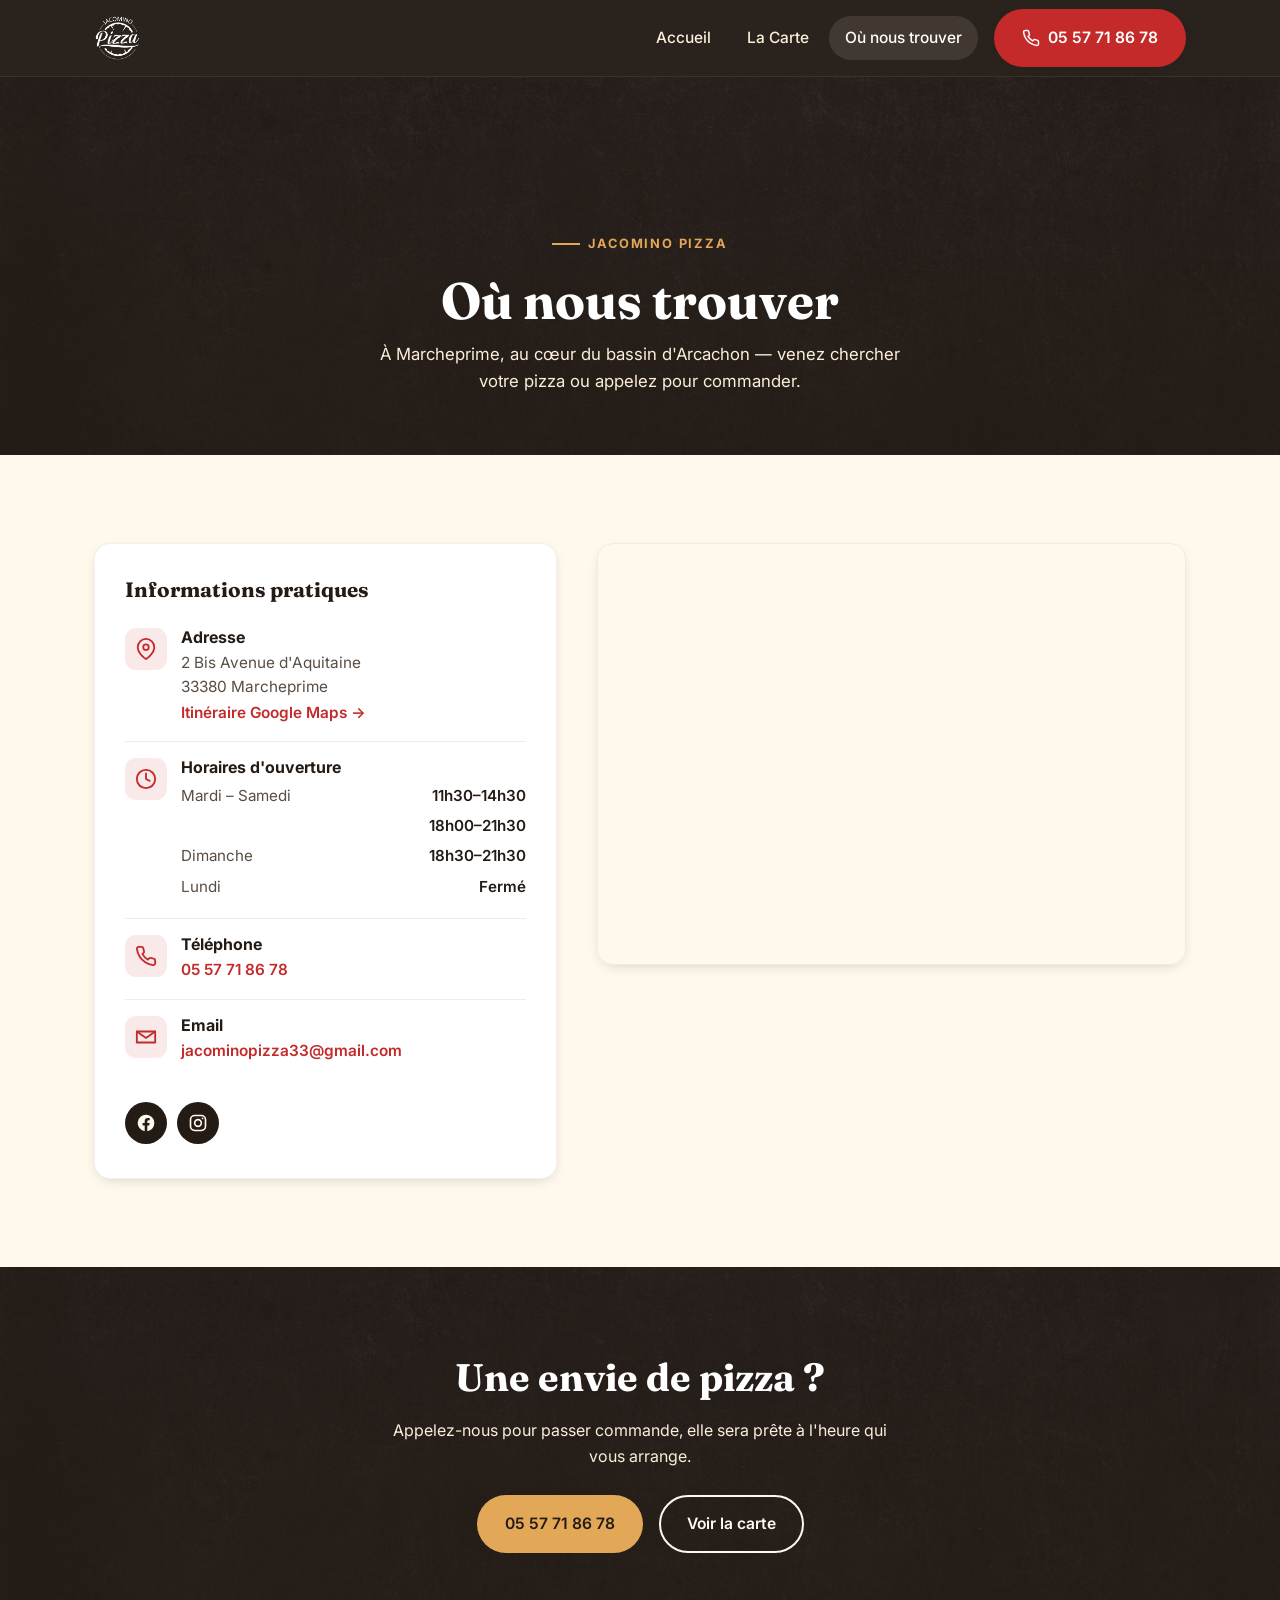
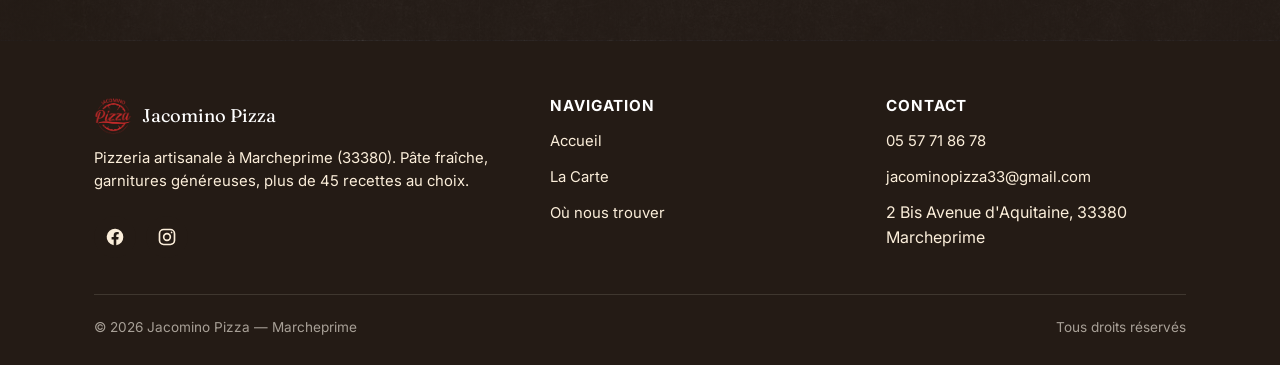
<file: contact.html>
<!doctype html>
<html lang="fr">
<head>
  <meta charset="UTF-8" />
  <meta name="viewport" content="width=device-width, initial-scale=1" />
  <title>Où nous trouver — Jacomino Pizza (Marcheprime)</title>
  <meta name="description" content="Jacomino Pizza se trouve au 2 Bis Avenue d'Aquitaine, 33380 Marcheprime. Horaires, téléphone, email et itinéraire pour venir chercher votre pizza." />
  <link rel="canonical" href="https://EnzoPitre.github.io/jacomino-pizza/contact.html" />

  <link rel="icon" href="assets/img/favicon.ico" sizes="any" />
  <link rel="icon" type="image/png" sizes="32x32" href="assets/img/favicon-32.png" />
  <link rel="icon" type="image/png" sizes="192x192" href="assets/img/favicon-192.png" />
  <link rel="apple-touch-icon" href="assets/img/apple-touch-icon.png" />
  <meta name="theme-color" content="#241b15" />

  <meta property="og:type" content="website" />
  <meta property="og:site_name" content="Jacomino Pizza" />
  <meta property="og:title" content="Où nous trouver — Jacomino Pizza" />
  <meta property="og:description" content="Adresse, horaires et contact de Jacomino Pizza à Marcheprime (33380)." />
  <meta property="og:image" content="https://EnzoPitre.github.io/jacomino-pizza/assets/img/hero.jpg" />
  <meta property="og:url" content="https://EnzoPitre.github.io/jacomino-pizza/contact.html" />
  <meta property="og:locale" content="fr_FR" />
  <meta name="twitter:card" content="summary_large_image" />

  <link rel="preconnect" href="https://fonts.googleapis.com" />
  <link rel="preconnect" href="https://fonts.gstatic.com" crossorigin />
  <link href="https://fonts.googleapis.com/css2?family=Fraunces:ital,wght@0,500;0,600;0,700;1,500&family=Inter:wght@400;500;600;700&display=swap" rel="stylesheet" />

  <link rel="stylesheet" href="css/style.css" />
</head>
<body>
  <a class="skip-link" href="#main">Aller au contenu</a>

  <header class="site-header">
    <div class="container">
      <a class="brand" href="index.html">
        <img src="assets/img/logo.png" alt="Jacomino Pizza" width="46" height="45" />
      </a>

      <nav class="main-nav" id="main-nav" aria-label="Navigation principale">
        <ul>
          <li><a href="index.html">Accueil</a></li>
          <li><a href="carte.html">La Carte</a></li>
          <li><a href="contact.html" aria-current="page">Où nous trouver</a></li>
        </ul>
        <div class="nav-phone">
          <a class="btn btn-primary" href="tel:+33557718678">
            <svg viewBox="0 0 24 24" fill="none" width="18" height="18" stroke="currentColor" stroke-width="2" stroke-linecap="round" stroke-linejoin="round"><path d="M22 16.92v3a2 2 0 0 1-2.18 2 19.79 19.79 0 0 1-8.63-3.07 19.5 19.5 0 0 1-6-6 19.79 19.79 0 0 1-3.07-8.67A2 2 0 0 1 4.11 2h3a2 2 0 0 1 2 1.72c.127.96.361 1.903.7 2.81a2 2 0 0 1-.45 2.11L8.09 9.91a16 16 0 0 0 6 6l1.27-1.27a2 2 0 0 1 2.11-.45c.907.339 1.85.573 2.81.7A2 2 0 0 1 22 16.92z"/></svg>
            05 57 71 86 78
          </a>
        </div>
      </nav>

      <button class="nav-toggle" id="nav-toggle" aria-label="Ouvrir le menu" aria-expanded="false" aria-controls="main-nav">
        <svg viewBox="0 0 24 24" fill="none" stroke="currentColor" stroke-width="2" stroke-linecap="round"><path d="M3 6h18M3 12h18M3 18h18"/></svg>
      </button>
    </div>
  </header>

  <main id="main">
    <section class="page-hero">
      <div class="container">
        <span class="eyebrow">Jacomino Pizza</span>
        <h1>Où nous trouver</h1>
        <p>À Marcheprime, au cœur du bassin d'Arcachon — venez chercher votre pizza ou appelez pour commander.</p>
      </div>
    </section>

    <section>
      <div class="container contact-grid">
        <div class="contact-card reveal">
          <h3>Informations pratiques</h3>

          <div class="contact-row">
            <div class="icon">
              <svg viewBox="0 0 24 24" fill="none" stroke="currentColor" stroke-width="2" stroke-linecap="round" stroke-linejoin="round"><path d="M21 10c0 7-9 13-9 13s-9-6-9-13a9 9 0 0 1 18 0z"/><circle cx="12" cy="10" r="3"/></svg>
            </div>
            <div>
              <h4>Adresse</h4>
              <p>2 Bis Avenue d'Aquitaine<br />33380 Marcheprime</p>
              <a class="link" href="https://www.google.com/maps/dir/?api=1&destination=2+Bis+Avenue+d%27Aquitaine%2C+33380+Marcheprime" target="_blank" rel="noopener">Itinéraire Google Maps →</a>
            </div>
          </div>

          <div class="contact-row">
            <div class="icon">
              <svg viewBox="0 0 24 24" fill="none" stroke="currentColor" stroke-width="2" stroke-linecap="round" stroke-linejoin="round"><circle cx="12" cy="12" r="10"/><path d="M12 6v6l4 2"/></svg>
            </div>
            <div style="width:100%">
              <h4>Horaires d'ouverture</h4>
              <table class="hours-table">
                <tbody>
                  <tr><td>Mardi – Samedi</td><td>11h30–14h30</td></tr>
                  <tr><td></td><td>18h00–21h30</td></tr>
                  <tr><td>Dimanche</td><td>18h30–21h30</td></tr>
                  <tr><td>Lundi</td><td>Fermé</td></tr>
                </tbody>
              </table>
            </div>
          </div>

          <div class="contact-row">
            <div class="icon">
              <svg viewBox="0 0 24 24" fill="none" stroke="currentColor" stroke-width="2" stroke-linecap="round" stroke-linejoin="round"><path d="M22 16.92v3a2 2 0 0 1-2.18 2 19.79 19.79 0 0 1-8.63-3.07 19.5 19.5 0 0 1-6-6 19.79 19.79 0 0 1-3.07-8.67A2 2 0 0 1 4.11 2h3a2 2 0 0 1 2 1.72c.127.96.361 1.903.7 2.81a2 2 0 0 1-.45 2.11L8.09 9.91a16 16 0 0 0 6 6l1.27-1.27a2 2 0 0 1 2.11-.45c.907.339 1.85.573 2.81.7A2 2 0 0 1 22 16.92z"/></svg>
            </div>
            <div>
              <h4>Téléphone</h4>
              <a class="link" href="tel:+33557718678">05 57 71 86 78</a>
            </div>
          </div>

          <div class="contact-row">
            <div class="icon">
              <svg viewBox="0 0 24 24" fill="none" stroke="currentColor" stroke-width="2" stroke-linecap="round" stroke-linejoin="round"><path d="M4 4h16v16H4z" opacity="0"/><path d="M22 6 12 13 2 6"/><path d="M2 6h20v12H2z"/></svg>
            </div>
            <div>
              <h4>Email</h4>
              <a class="link" href="mailto:jacominopizza33@gmail.com">jacominopizza33@gmail.com</a>
            </div>
          </div>

          <div class="social-row">
            <a href="https://www.facebook.com/Jacomino-Pizza-108563234715698" aria-label="Facebook de Jacomino Pizza" target="_blank" rel="noopener">
              <svg viewBox="0 0 24 24" fill="currentColor"><path d="M22 12a10 10 0 1 0-11.56 9.88v-6.99H7.9V12h2.54V9.8c0-2.5 1.49-3.89 3.77-3.89 1.1 0 2.24.2 2.24.2v2.46h-1.26c-1.24 0-1.63.77-1.63 1.56V12h2.78l-.44 2.89h-2.34v6.99A10 10 0 0 0 22 12z"/></svg>
            </a>
            <a href="https://www.instagram.com/jacominopizza/" aria-label="Instagram de Jacomino Pizza" target="_blank" rel="noopener">
              <svg viewBox="0 0 24 24" fill="none" stroke="currentColor" stroke-width="2"><rect x="3" y="3" width="18" height="18" rx="5"/><circle cx="12" cy="12" r="4"/><circle cx="17.5" cy="6.5" r="1" fill="currentColor" stroke="none"/></svg>
            </a>
          </div>
        </div>

        <div class="map-frame reveal">
          <iframe
            src="https://www.google.com/maps?q=2+Bis+Avenue+d%27Aquitaine%2C+33380+Marcheprime&output=embed"
            title="Carte — Jacomino Pizza, 2 Bis Avenue d'Aquitaine, 33380 Marcheprime"
            loading="lazy"
            referrerpolicy="no-referrer-when-downgrade">
          </iframe>
        </div>
      </div>
    </section>

    <section class="promo">
      <div class="container reveal">
        <h2>Une envie de pizza&nbsp;?</h2>
        <p>Appelez-nous pour passer commande, elle sera prête à l'heure qui vous arrange.</p>
        <a class="btn btn-gold" href="tel:+33557718678">05 57 71 86 78</a>
        <a class="btn btn-outline" href="carte.html">Voir la carte</a>
      </div>
    </section>
  </main>

  <footer class="site-footer">
    <div class="container">
      <div class="footer-grid">
        <div>
          <div class="footer-brand">
            <img src="assets/img/logo-red.png" alt="" width="38" height="37" />
            Jacomino Pizza
          </div>
          <p>Pizzeria artisanale à Marcheprime (33380). Pâte fraîche, garnitures généreuses, plus de 45 recettes au choix.</p>
          <div class="social-row">
            <a href="https://www.facebook.com/Jacomino-Pizza-108563234715698" aria-label="Facebook de Jacomino Pizza" target="_blank" rel="noopener">
              <svg viewBox="0 0 24 24" fill="currentColor"><path d="M22 12a10 10 0 1 0-11.56 9.88v-6.99H7.9V12h2.54V9.8c0-2.5 1.49-3.89 3.77-3.89 1.1 0 2.24.2 2.24.2v2.46h-1.26c-1.24 0-1.63.77-1.63 1.56V12h2.78l-.44 2.89h-2.34v6.99A10 10 0 0 0 22 12z"/></svg>
            </a>
            <a href="https://www.instagram.com/jacominopizza/" aria-label="Instagram de Jacomino Pizza" target="_blank" rel="noopener">
              <svg viewBox="0 0 24 24" fill="none" stroke="currentColor" stroke-width="2"><rect x="3" y="3" width="18" height="18" rx="5"/><circle cx="12" cy="12" r="4"/><circle cx="17.5" cy="6.5" r="1" fill="currentColor" stroke="none"/></svg>
            </a>
          </div>
        </div>
        <div>
          <h4>Navigation</h4>
          <ul>
            <li><a href="index.html">Accueil</a></li>
            <li><a href="carte.html">La Carte</a></li>
            <li><a href="contact.html">Où nous trouver</a></li>
          </ul>
        </div>
        <div>
          <h4>Contact</h4>
          <ul>
            <li><a href="tel:+33557718678">05 57 71 86 78</a></li>
            <li><a href="mailto:jacominopizza33@gmail.com">jacominopizza33@gmail.com</a></li>
            <li>2 Bis Avenue d'Aquitaine, 33380 Marcheprime</li>
          </ul>
        </div>
      </div>
      <div class="footer-bottom">
        <span>© <span id="year">2026</span> Jacomino Pizza — Marcheprime</span>
        <span>Tous droits réservés</span>
      </div>
    </div>
  </footer>

  <script src="js/script.js"></script>
</body>
</html>
</file>
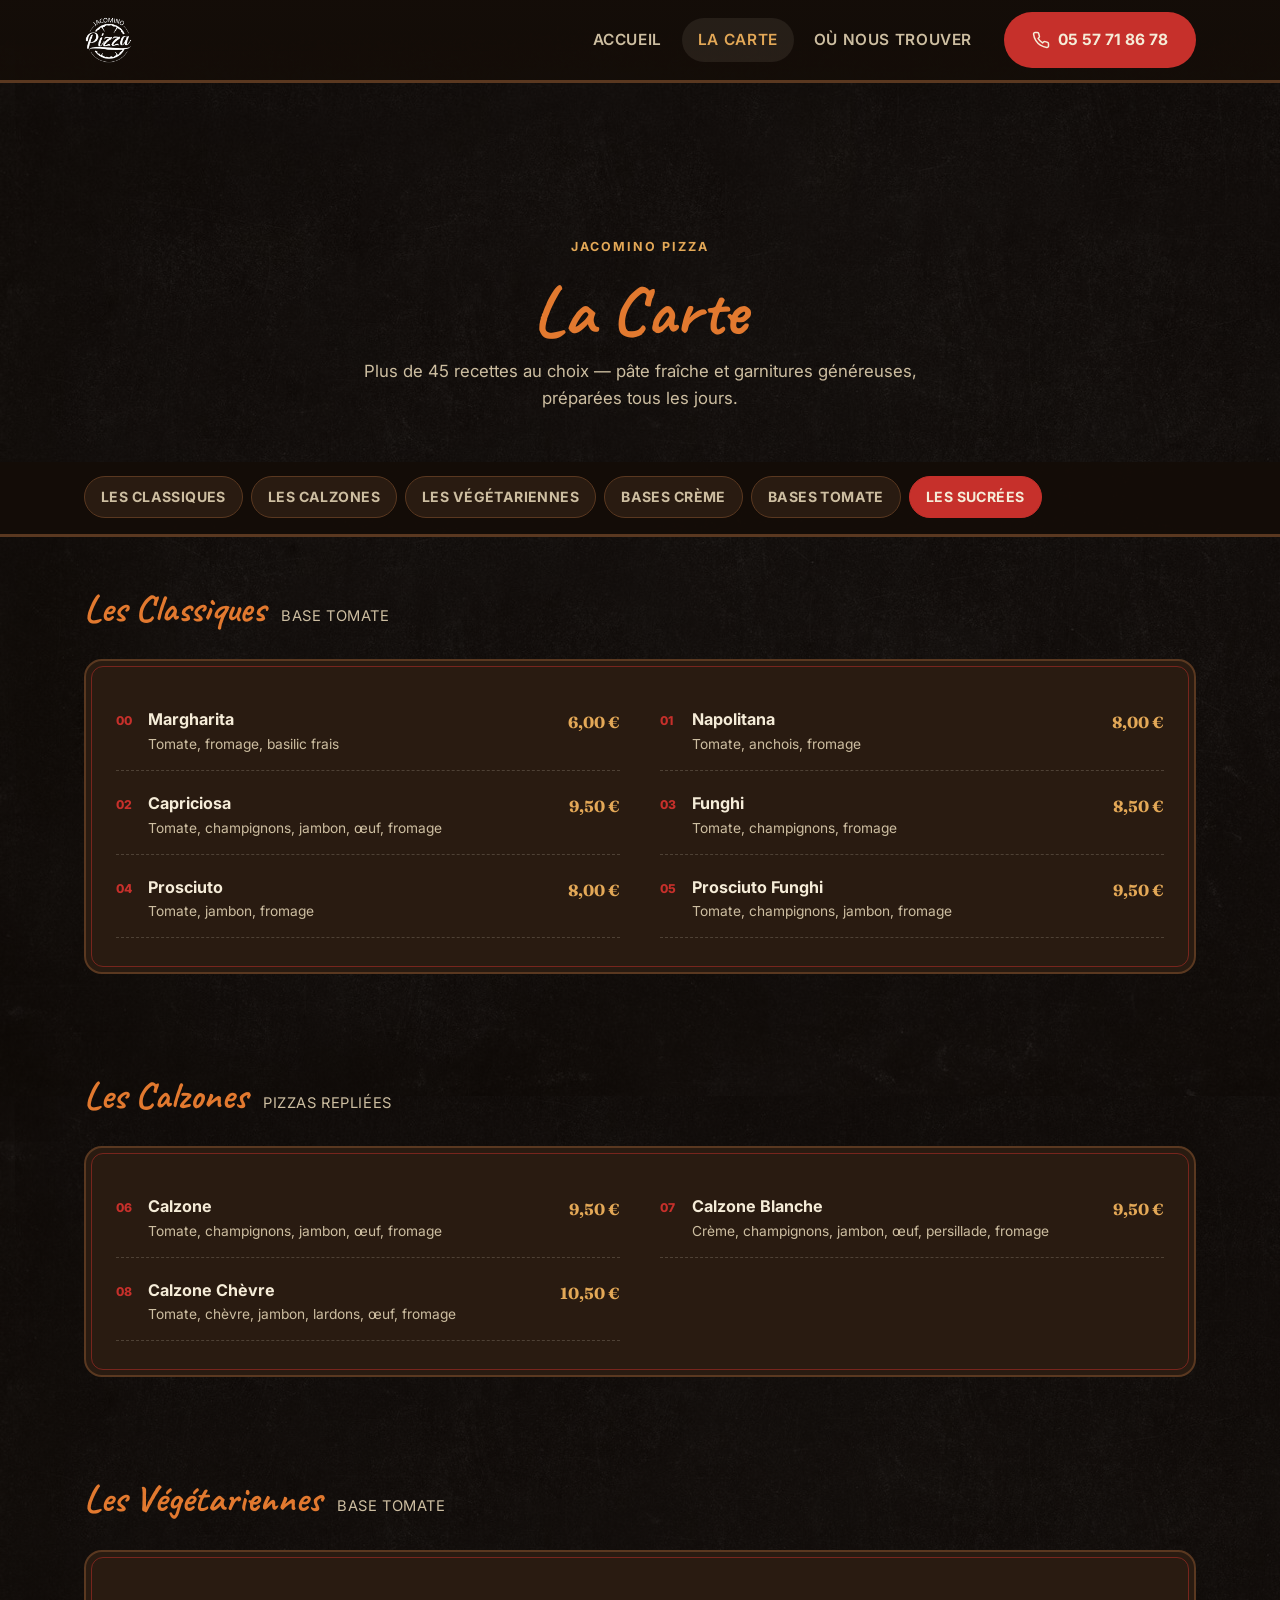
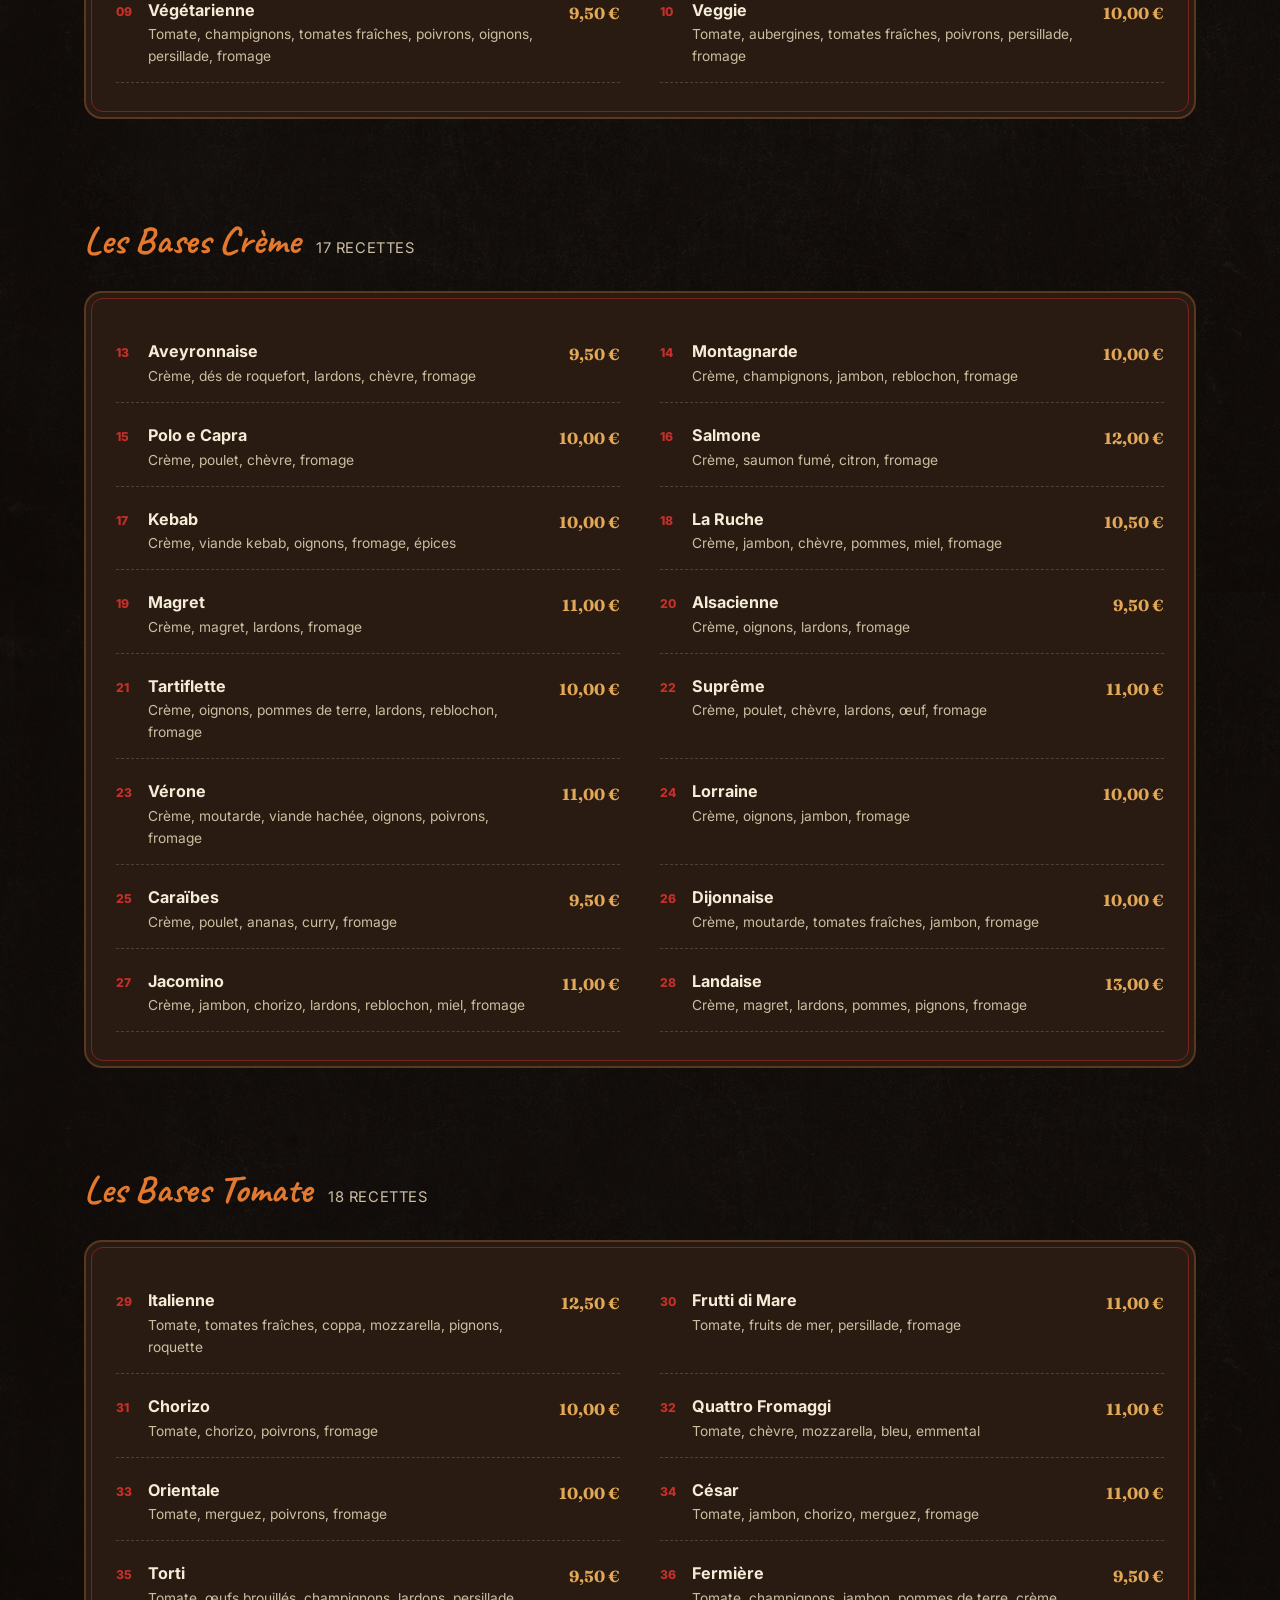
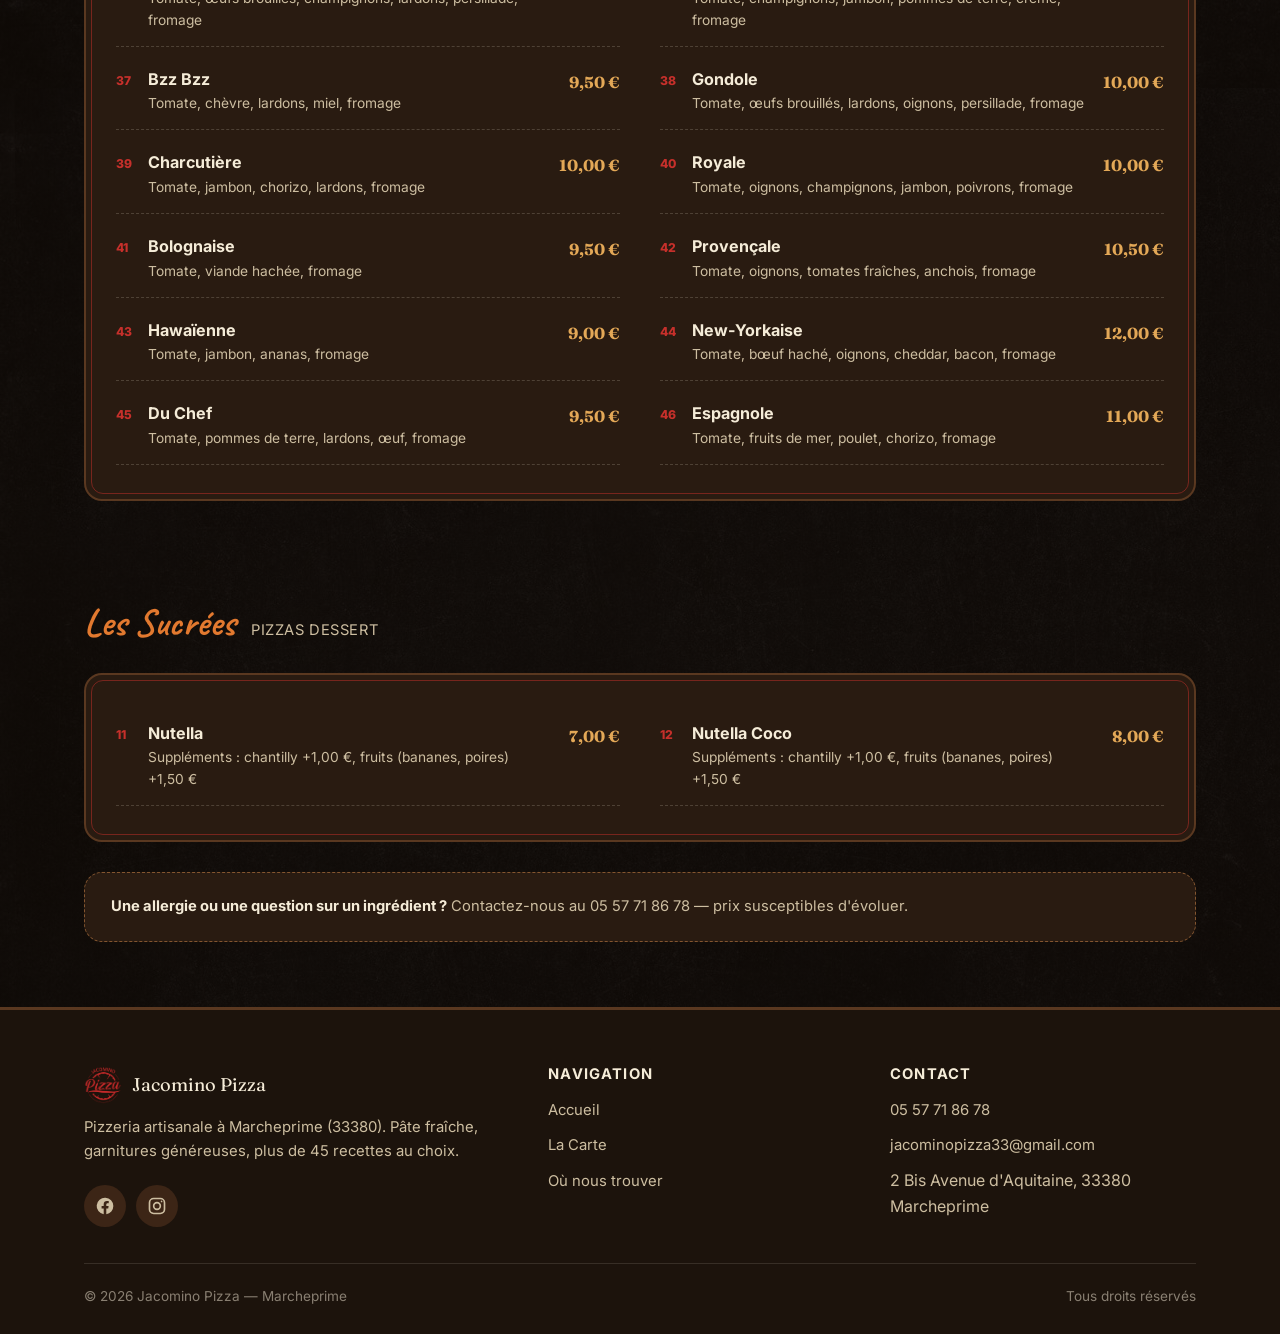
<file: v2/carte.html>
<!doctype html>
<html lang="fr">
<head>
  <meta charset="UTF-8" />
  <meta name="viewport" content="width=device-width, initial-scale=1" />
  <title>La Carte — Jacomino Pizza (Marcheprime) · V2</title>
  <meta name="description" content="Toute la carte de Jacomino Pizza à Marcheprime : classiques, calzones, végétariennes, bases crème, bases tomate et desserts. Plus de 45 pizzas à partir de 6€." />
  <meta name="robots" content="noindex" />

  <link rel="icon" href="assets/img/favicon.ico" sizes="any" />
  <link rel="icon" type="image/png" sizes="32x32" href="assets/img/favicon-32.png" />
  <link rel="icon" type="image/png" sizes="192x192" href="assets/img/favicon-192.png" />
  <link rel="apple-touch-icon" href="assets/img/apple-touch-icon.png" />
  <meta name="theme-color" content="#1c130c" />

  <link rel="preconnect" href="https://fonts.googleapis.com" />
  <link rel="preconnect" href="https://fonts.gstatic.com" crossorigin />
  <link href="https://fonts.googleapis.com/css2?family=Caveat:wght@600;700&family=Fraunces:ital,wght@0,500;0,600;0,700;1,500&family=Inter:wght@400;500;600;700&display=swap" rel="stylesheet" />

  <link rel="stylesheet" href="css/style.css" />
</head>
<body>
  <a class="skip-link" href="#main">Aller au contenu</a>

  <header class="site-header">
    <div class="container">
      <a class="brand" href="index.html">
        <img src="assets/img/logo.png" alt="Jacomino Pizza" width="48" height="47" />
      </a>

      <nav class="main-nav" id="main-nav" aria-label="Navigation principale">
        <ul>
          <li><a href="index.html">Accueil</a></li>
          <li><a href="carte.html" aria-current="page">La Carte</a></li>
          <li><a href="contact.html">Où nous trouver</a></li>
        </ul>
        <div class="nav-phone">
          <a class="btn btn-red" href="tel:+33557718678">
            <svg viewBox="0 0 24 24" fill="none" width="18" height="18" stroke="currentColor" stroke-width="2" stroke-linecap="round" stroke-linejoin="round"><path d="M22 16.92v3a2 2 0 0 1-2.18 2 19.79 19.79 0 0 1-8.63-3.07 19.5 19.5 0 0 1-6-6 19.79 19.79 0 0 1-3.07-8.67A2 2 0 0 1 4.11 2h3a2 2 0 0 1 2 1.72c.127.96.361 1.903.7 2.81a2 2 0 0 1-.45 2.11L8.09 9.91a16 16 0 0 0 6 6l1.27-1.27a2 2 0 0 1 2.11-.45c.907.339 1.85.573 2.81.7A2 2 0 0 1 22 16.92z"/></svg>
            05 57 71 86 78
          </a>
        </div>
      </nav>

      <button class="nav-toggle" id="nav-toggle" aria-label="Ouvrir le menu" aria-expanded="false" aria-controls="main-nav">
        <svg viewBox="0 0 24 24" fill="none" stroke="currentColor" stroke-width="2" stroke-linecap="round"><path d="M3 6h18M3 12h18M3 18h18"/></svg>
      </button>
    </div>
  </header>

  <main id="main">
    <section class="page-hero">
      <div class="container">
        <span class="eyebrow">Jacomino Pizza</span>
        <h1>La Carte</h1>
        <p>Plus de 45 recettes au choix — pâte fraîche et garnitures généreuses, préparées tous les jours.</p>
      </div>
    </section>

    <nav class="menu-jump" aria-label="Catégories de la carte">
      <div class="container">
        <ul>
          <li><a href="#classiques">Les Classiques</a></li>
          <li><a href="#calzones">Les Calzones</a></li>
          <li><a href="#vegetariennes">Les Végétariennes</a></li>
          <li><a href="#bases-creme">Bases Crème</a></li>
          <li><a href="#bases-tomate">Bases Tomate</a></li>
          <li><a href="#sucrees">Les Sucrées</a></li>
        </ul>
      </div>
    </nav>

    <div class="container">

      <!-- LES CLASSIQUES -->
      <section class="menu-category reveal" id="classiques">
        <div class="menu-category-head">
          <h2>Les Classiques</h2>
          <span>Base tomate</span>
        </div>
        <div class="chalk-card">
        <div class="menu-list">
          <div class="menu-item">
            <div class="menu-item-name"><span class="menu-item-num">00</span><div><h4>Margharita</h4><p>Tomate, fromage, basilic frais</p></div></div>
            <span class="price">6,00&nbsp;€</span>
          </div>
          <div class="menu-item">
            <div class="menu-item-name"><span class="menu-item-num">01</span><div><h4>Napolitana</h4><p>Tomate, anchois, fromage</p></div></div>
            <span class="price">8,00&nbsp;€</span>
          </div>
          <div class="menu-item">
            <div class="menu-item-name"><span class="menu-item-num">02</span><div><h4>Capriciosa</h4><p>Tomate, champignons, jambon, œuf, fromage</p></div></div>
            <span class="price">9,50&nbsp;€</span>
          </div>
          <div class="menu-item">
            <div class="menu-item-name"><span class="menu-item-num">03</span><div><h4>Funghi</h4><p>Tomate, champignons, fromage</p></div></div>
            <span class="price">8,50&nbsp;€</span>
          </div>
          <div class="menu-item">
            <div class="menu-item-name"><span class="menu-item-num">04</span><div><h4>Prosciuto</h4><p>Tomate, jambon, fromage</p></div></div>
            <span class="price">8,00&nbsp;€</span>
          </div>
          <div class="menu-item">
            <div class="menu-item-name"><span class="menu-item-num">05</span><div><h4>Prosciuto Funghi</h4><p>Tomate, champignons, jambon, fromage</p></div></div>
            <span class="price">9,50&nbsp;€</span>
          </div>
        </div>
        </div>
      </section>

      <!-- LES CALZONES -->
      <section class="menu-category reveal" id="calzones">
        <div class="menu-category-head">
          <h2>Les Calzones</h2>
          <span>Pizzas repliées</span>
        </div>
        <div class="chalk-card">
        <div class="menu-list">
          <div class="menu-item">
            <div class="menu-item-name"><span class="menu-item-num">06</span><div><h4>Calzone</h4><p>Tomate, champignons, jambon, œuf, fromage</p></div></div>
            <span class="price">9,50&nbsp;€</span>
          </div>
          <div class="menu-item">
            <div class="menu-item-name"><span class="menu-item-num">07</span><div><h4>Calzone Blanche</h4><p>Crème, champignons, jambon, œuf, persillade, fromage</p></div></div>
            <span class="price">9,50&nbsp;€</span>
          </div>
          <div class="menu-item">
            <div class="menu-item-name"><span class="menu-item-num">08</span><div><h4>Calzone Chèvre</h4><p>Tomate, chèvre, jambon, lardons, œuf, fromage</p></div></div>
            <span class="price">10,50&nbsp;€</span>
          </div>
        </div>
        </div>
      </section>

      <!-- LES VEGETARIENNES -->
      <section class="menu-category reveal" id="vegetariennes">
        <div class="menu-category-head">
          <h2>Les Végétariennes</h2>
          <span>Base tomate</span>
        </div>
        <div class="chalk-card">
        <div class="menu-list">
          <div class="menu-item">
            <div class="menu-item-name"><span class="menu-item-num">09</span><div><h4>Végétarienne</h4><p>Tomate, champignons, tomates fraîches, poivrons, oignons, persillade, fromage</p></div></div>
            <span class="price">9,50&nbsp;€</span>
          </div>
          <div class="menu-item">
            <div class="menu-item-name"><span class="menu-item-num">10</span><div><h4>Veggie</h4><p>Tomate, aubergines, tomates fraîches, poivrons, persillade, fromage</p></div></div>
            <span class="price">10,00&nbsp;€</span>
          </div>
        </div>
        </div>
      </section>

      <!-- LES BASES CREME -->
      <section class="menu-category reveal" id="bases-creme">
        <div class="menu-category-head">
          <h2>Les Bases Crème</h2>
          <span>17 recettes</span>
        </div>
        <div class="chalk-card">
        <div class="menu-list">
          <div class="menu-item">
            <div class="menu-item-name"><span class="menu-item-num">13</span><div><h4>Aveyronnaise</h4><p>Crème, dés de roquefort, lardons, chèvre, fromage</p></div></div>
            <span class="price">9,50&nbsp;€</span>
          </div>
          <div class="menu-item">
            <div class="menu-item-name"><span class="menu-item-num">14</span><div><h4>Montagnarde</h4><p>Crème, champignons, jambon, reblochon, fromage</p></div></div>
            <span class="price">10,00&nbsp;€</span>
          </div>
          <div class="menu-item">
            <div class="menu-item-name"><span class="menu-item-num">15</span><div><h4>Polo e Capra</h4><p>Crème, poulet, chèvre, fromage</p></div></div>
            <span class="price">10,00&nbsp;€</span>
          </div>
          <div class="menu-item">
            <div class="menu-item-name"><span class="menu-item-num">16</span><div><h4>Salmone</h4><p>Crème, saumon fumé, citron, fromage</p></div></div>
            <span class="price">12,00&nbsp;€</span>
          </div>
          <div class="menu-item">
            <div class="menu-item-name"><span class="menu-item-num">17</span><div><h4>Kebab</h4><p>Crème, viande kebab, oignons, fromage, épices</p></div></div>
            <span class="price">10,00&nbsp;€</span>
          </div>
          <div class="menu-item">
            <div class="menu-item-name"><span class="menu-item-num">18</span><div><h4>La Ruche</h4><p>Crème, jambon, chèvre, pommes, miel, fromage</p></div></div>
            <span class="price">10,50&nbsp;€</span>
          </div>
          <div class="menu-item">
            <div class="menu-item-name"><span class="menu-item-num">19</span><div><h4>Magret</h4><p>Crème, magret, lardons, fromage</p></div></div>
            <span class="price">11,00&nbsp;€</span>
          </div>
          <div class="menu-item">
            <div class="menu-item-name"><span class="menu-item-num">20</span><div><h4>Alsacienne</h4><p>Crème, oignons, lardons, fromage</p></div></div>
            <span class="price">9,50&nbsp;€</span>
          </div>
          <div class="menu-item">
            <div class="menu-item-name"><span class="menu-item-num">21</span><div><h4>Tartiflette</h4><p>Crème, oignons, pommes de terre, lardons, reblochon, fromage</p></div></div>
            <span class="price">10,00&nbsp;€</span>
          </div>
          <div class="menu-item">
            <div class="menu-item-name"><span class="menu-item-num">22</span><div><h4>Suprême</h4><p>Crème, poulet, chèvre, lardons, œuf, fromage</p></div></div>
            <span class="price">11,00&nbsp;€</span>
          </div>
          <div class="menu-item">
            <div class="menu-item-name"><span class="menu-item-num">23</span><div><h4>Vérone</h4><p>Crème, moutarde, viande hachée, oignons, poivrons, fromage</p></div></div>
            <span class="price">11,00&nbsp;€</span>
          </div>
          <div class="menu-item">
            <div class="menu-item-name"><span class="menu-item-num">24</span><div><h4>Lorraine</h4><p>Crème, oignons, jambon, fromage</p></div></div>
            <span class="price">10,00&nbsp;€</span>
          </div>
          <div class="menu-item">
            <div class="menu-item-name"><span class="menu-item-num">25</span><div><h4>Caraïbes</h4><p>Crème, poulet, ananas, curry, fromage</p></div></div>
            <span class="price">9,50&nbsp;€</span>
          </div>
          <div class="menu-item">
            <div class="menu-item-name"><span class="menu-item-num">26</span><div><h4>Dijonnaise</h4><p>Crème, moutarde, tomates fraîches, jambon, fromage</p></div></div>
            <span class="price">10,00&nbsp;€</span>
          </div>
          <div class="menu-item">
            <div class="menu-item-name"><span class="menu-item-num">27</span><div><h4>Jacomino</h4><p>Crème, jambon, chorizo, lardons, reblochon, miel, fromage</p></div></div>
            <span class="price">11,00&nbsp;€</span>
          </div>
          <div class="menu-item">
            <div class="menu-item-name"><span class="menu-item-num">28</span><div><h4>Landaise</h4><p>Crème, magret, lardons, pommes, pignons, fromage</p></div></div>
            <span class="price">13,00&nbsp;€</span>
          </div>
        </div>
        </div>
      </section>

      <!-- LES BASES TOMATE -->
      <section class="menu-category reveal" id="bases-tomate">
        <div class="menu-category-head">
          <h2>Les Bases Tomate</h2>
          <span>18 recettes</span>
        </div>
        <div class="chalk-card">
        <div class="menu-list">
          <div class="menu-item">
            <div class="menu-item-name"><span class="menu-item-num">29</span><div><h4>Italienne</h4><p>Tomate, tomates fraîches, coppa, mozzarella, pignons, roquette</p></div></div>
            <span class="price">12,50&nbsp;€</span>
          </div>
          <div class="menu-item">
            <div class="menu-item-name"><span class="menu-item-num">30</span><div><h4>Frutti di Mare</h4><p>Tomate, fruits de mer, persillade, fromage</p></div></div>
            <span class="price">11,00&nbsp;€</span>
          </div>
          <div class="menu-item">
            <div class="menu-item-name"><span class="menu-item-num">31</span><div><h4>Chorizo</h4><p>Tomate, chorizo, poivrons, fromage</p></div></div>
            <span class="price">10,00&nbsp;€</span>
          </div>
          <div class="menu-item">
            <div class="menu-item-name"><span class="menu-item-num">32</span><div><h4>Quattro Fromaggi</h4><p>Tomate, chèvre, mozzarella, bleu, emmental</p></div></div>
            <span class="price">11,00&nbsp;€</span>
          </div>
          <div class="menu-item">
            <div class="menu-item-name"><span class="menu-item-num">33</span><div><h4>Orientale</h4><p>Tomate, merguez, poivrons, fromage</p></div></div>
            <span class="price">10,00&nbsp;€</span>
          </div>
          <div class="menu-item">
            <div class="menu-item-name"><span class="menu-item-num">34</span><div><h4>César</h4><p>Tomate, jambon, chorizo, merguez, fromage</p></div></div>
            <span class="price">11,00&nbsp;€</span>
          </div>
          <div class="menu-item">
            <div class="menu-item-name"><span class="menu-item-num">35</span><div><h4>Torti</h4><p>Tomate, œufs brouillés, champignons, lardons, persillade, fromage</p></div></div>
            <span class="price">9,50&nbsp;€</span>
          </div>
          <div class="menu-item">
            <div class="menu-item-name"><span class="menu-item-num">36</span><div><h4>Fermière</h4><p>Tomate, champignons, jambon, pommes de terre, crème, fromage</p></div></div>
            <span class="price">9,50&nbsp;€</span>
          </div>
          <div class="menu-item">
            <div class="menu-item-name"><span class="menu-item-num">37</span><div><h4>Bzz Bzz</h4><p>Tomate, chèvre, lardons, miel, fromage</p></div></div>
            <span class="price">9,50&nbsp;€</span>
          </div>
          <div class="menu-item">
            <div class="menu-item-name"><span class="menu-item-num">38</span><div><h4>Gondole</h4><p>Tomate, œufs brouillés, lardons, oignons, persillade, fromage</p></div></div>
            <span class="price">10,00&nbsp;€</span>
          </div>
          <div class="menu-item">
            <div class="menu-item-name"><span class="menu-item-num">39</span><div><h4>Charcutière</h4><p>Tomate, jambon, chorizo, lardons, fromage</p></div></div>
            <span class="price">10,00&nbsp;€</span>
          </div>
          <div class="menu-item">
            <div class="menu-item-name"><span class="menu-item-num">40</span><div><h4>Royale</h4><p>Tomate, oignons, champignons, jambon, poivrons, fromage</p></div></div>
            <span class="price">10,00&nbsp;€</span>
          </div>
          <div class="menu-item">
            <div class="menu-item-name"><span class="menu-item-num">41</span><div><h4>Bolognaise</h4><p>Tomate, viande hachée, fromage</p></div></div>
            <span class="price">9,50&nbsp;€</span>
          </div>
          <div class="menu-item">
            <div class="menu-item-name"><span class="menu-item-num">42</span><div><h4>Provençale</h4><p>Tomate, oignons, tomates fraîches, anchois, fromage</p></div></div>
            <span class="price">10,50&nbsp;€</span>
          </div>
          <div class="menu-item">
            <div class="menu-item-name"><span class="menu-item-num">43</span><div><h4>Hawaïenne</h4><p>Tomate, jambon, ananas, fromage</p></div></div>
            <span class="price">9,00&nbsp;€</span>
          </div>
          <div class="menu-item">
            <div class="menu-item-name"><span class="menu-item-num">44</span><div><h4>New-Yorkaise</h4><p>Tomate, bœuf haché, oignons, cheddar, bacon, fromage</p></div></div>
            <span class="price">12,00&nbsp;€</span>
          </div>
          <div class="menu-item">
            <div class="menu-item-name"><span class="menu-item-num">45</span><div><h4>Du Chef</h4><p>Tomate, pommes de terre, lardons, œuf, fromage</p></div></div>
            <span class="price">9,50&nbsp;€</span>
          </div>
          <div class="menu-item">
            <div class="menu-item-name"><span class="menu-item-num">46</span><div><h4>Espagnole</h4><p>Tomate, fruits de mer, poulet, chorizo, fromage</p></div></div>
            <span class="price">11,00&nbsp;€</span>
          </div>
        </div>
        </div>
      </section>

      <!-- LES SUCREES -->
      <section class="menu-category reveal" id="sucrees">
        <div class="menu-category-head">
          <h2>Les Sucrées</h2>
          <span>Pizzas dessert</span>
        </div>
        <div class="chalk-card">
        <div class="menu-list">
          <div class="menu-item">
            <div class="menu-item-name"><span class="menu-item-num">11</span><div><h4>Nutella</h4><p>Suppléments : chantilly +1,00&nbsp;€, fruits (bananes, poires) +1,50&nbsp;€</p></div></div>
            <span class="price">7,00&nbsp;€</span>
          </div>
          <div class="menu-item">
            <div class="menu-item-name"><span class="menu-item-num">12</span><div><h4>Nutella Coco</h4><p>Suppléments : chantilly +1,00&nbsp;€, fruits (bananes, poires) +1,50&nbsp;€</p></div></div>
            <span class="price">8,00&nbsp;€</span>
          </div>
        </div>
        </div>
        <p class="menu-note"><strong>Une allergie ou une question sur un ingrédient&nbsp;?</strong> Contactez-nous au <a href="tel:+33557718678">05&nbsp;57&nbsp;71&nbsp;86&nbsp;78</a> — prix susceptibles d'évoluer.</p>
      </section>

    </div>
  </main>

  <footer class="site-footer">
    <div class="container">
      <div class="footer-grid">
        <div>
          <div class="footer-brand">
            <img src="assets/img/logo-red.png" alt="" width="38" height="37" />
            Jacomino Pizza
          </div>
          <p>Pizzeria artisanale à Marcheprime (33380). Pâte fraîche, garnitures généreuses, plus de 45 recettes au choix.</p>
          <div class="social-row">
            <a href="https://www.facebook.com/Jacomino-Pizza-108563234715698" aria-label="Facebook de Jacomino Pizza" target="_blank" rel="noopener">
              <svg viewBox="0 0 24 24" fill="currentColor"><path d="M22 12a10 10 0 1 0-11.56 9.88v-6.99H7.9V12h2.54V9.8c0-2.5 1.49-3.89 3.77-3.89 1.1 0 2.24.2 2.24.2v2.46h-1.26c-1.24 0-1.63.77-1.63 1.56V12h2.78l-.44 2.89h-2.34v6.99A10 10 0 0 0 22 12z"/></svg>
            </a>
            <a href="https://www.instagram.com/jacominopizza/" aria-label="Instagram de Jacomino Pizza" target="_blank" rel="noopener">
              <svg viewBox="0 0 24 24" fill="none" stroke="currentColor" stroke-width="2"><rect x="3" y="3" width="18" height="18" rx="5"/><circle cx="12" cy="12" r="4"/><circle cx="17.5" cy="6.5" r="1" fill="currentColor" stroke="none"/></svg>
            </a>
          </div>
        </div>
        <div>
          <h4>Navigation</h4>
          <ul>
            <li><a href="index.html">Accueil</a></li>
            <li><a href="carte.html">La Carte</a></li>
            <li><a href="contact.html">Où nous trouver</a></li>
          </ul>
        </div>
        <div>
          <h4>Contact</h4>
          <ul>
            <li><a href="tel:+33557718678">05 57 71 86 78</a></li>
            <li><a href="mailto:jacominopizza33@gmail.com">jacominopizza33@gmail.com</a></li>
            <li>2 Bis Avenue d'Aquitaine, 33380 Marcheprime</li>
          </ul>
        </div>
      </div>
      <div class="footer-bottom">
        <span>© <span id="year">2026</span> Jacomino Pizza — Marcheprime</span>
        <span>Tous droits réservés</span>
      </div>
    </div>
  </footer>

  <script src="js/script.js"></script>
</body>
</html>
</file>
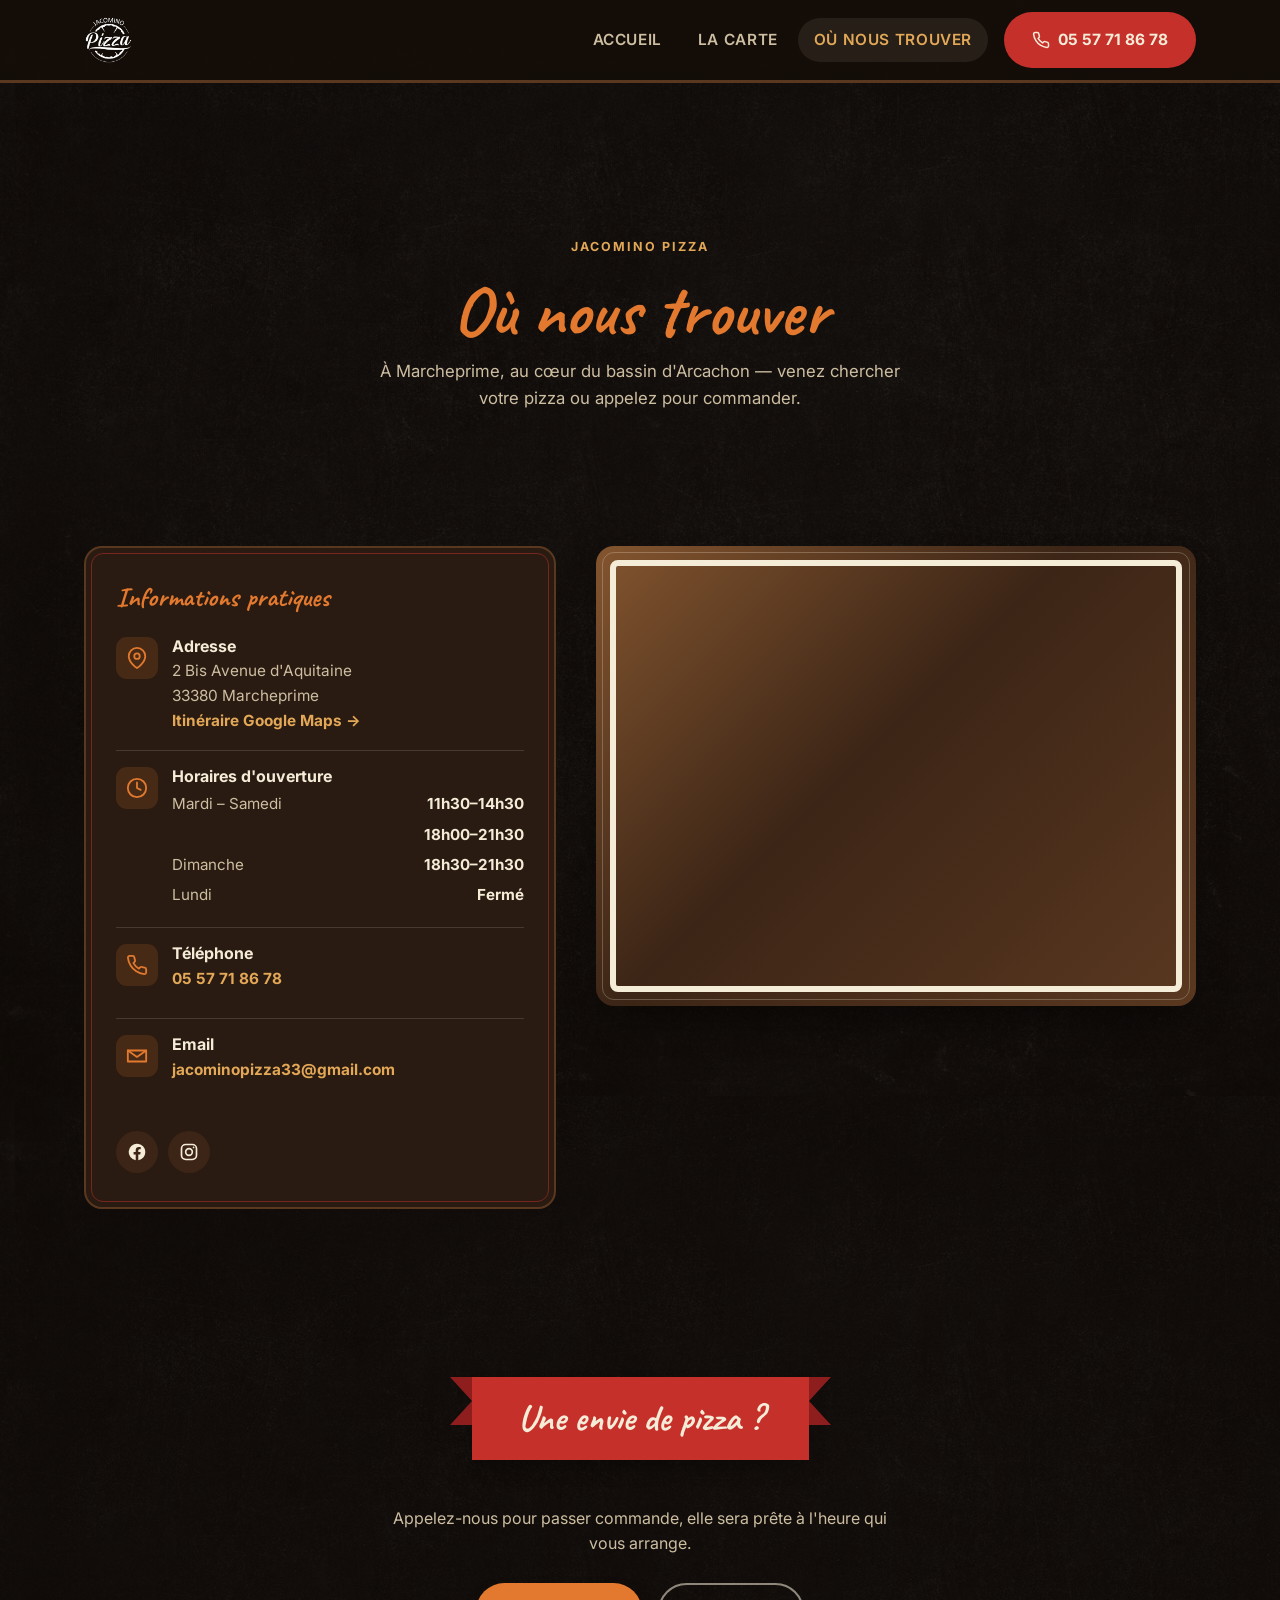
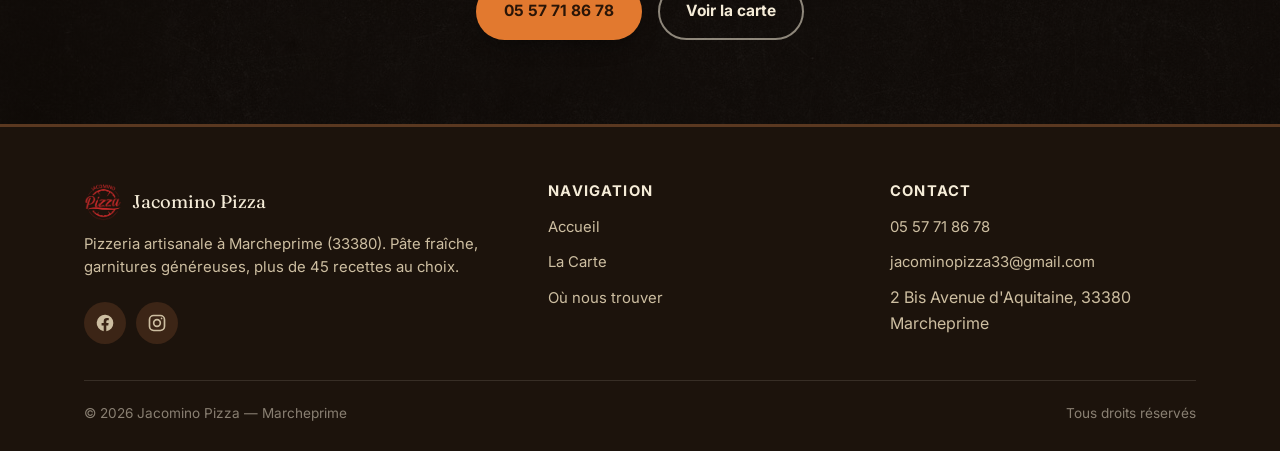
<file: v2/contact.html>
<!doctype html>
<html lang="fr">
<head>
  <meta charset="UTF-8" />
  <meta name="viewport" content="width=device-width, initial-scale=1" />
  <title>Où nous trouver — Jacomino Pizza (Marcheprime) · V2</title>
  <meta name="description" content="Jacomino Pizza se trouve au 2 Bis Avenue d'Aquitaine, 33380 Marcheprime. Horaires, téléphone, email et itinéraire pour venir chercher votre pizza." />
  <meta name="robots" content="noindex" />

  <link rel="icon" href="assets/img/favicon.ico" sizes="any" />
  <link rel="icon" type="image/png" sizes="32x32" href="assets/img/favicon-32.png" />
  <link rel="icon" type="image/png" sizes="192x192" href="assets/img/favicon-192.png" />
  <link rel="apple-touch-icon" href="assets/img/apple-touch-icon.png" />
  <meta name="theme-color" content="#1c130c" />

  <link rel="preconnect" href="https://fonts.googleapis.com" />
  <link rel="preconnect" href="https://fonts.gstatic.com" crossorigin />
  <link href="https://fonts.googleapis.com/css2?family=Caveat:wght@600;700&family=Fraunces:ital,wght@0,500;0,600;0,700;1,500&family=Inter:wght@400;500;600;700&display=swap" rel="stylesheet" />

  <link rel="stylesheet" href="css/style.css" />
</head>
<body>
  <a class="skip-link" href="#main">Aller au contenu</a>

  <header class="site-header">
    <div class="container">
      <a class="brand" href="index.html">
        <img src="assets/img/logo.png" alt="Jacomino Pizza" width="48" height="47" />
      </a>

      <nav class="main-nav" id="main-nav" aria-label="Navigation principale">
        <ul>
          <li><a href="index.html">Accueil</a></li>
          <li><a href="carte.html">La Carte</a></li>
          <li><a href="contact.html" aria-current="page">Où nous trouver</a></li>
        </ul>
        <div class="nav-phone">
          <a class="btn btn-red" href="tel:+33557718678">
            <svg viewBox="0 0 24 24" fill="none" width="18" height="18" stroke="currentColor" stroke-width="2" stroke-linecap="round" stroke-linejoin="round"><path d="M22 16.92v3a2 2 0 0 1-2.18 2 19.79 19.79 0 0 1-8.63-3.07 19.5 19.5 0 0 1-6-6 19.79 19.79 0 0 1-3.07-8.67A2 2 0 0 1 4.11 2h3a2 2 0 0 1 2 1.72c.127.96.361 1.903.7 2.81a2 2 0 0 1-.45 2.11L8.09 9.91a16 16 0 0 0 6 6l1.27-1.27a2 2 0 0 1 2.11-.45c.907.339 1.85.573 2.81.7A2 2 0 0 1 22 16.92z"/></svg>
            05 57 71 86 78
          </a>
        </div>
      </nav>

      <button class="nav-toggle" id="nav-toggle" aria-label="Ouvrir le menu" aria-expanded="false" aria-controls="main-nav">
        <svg viewBox="0 0 24 24" fill="none" stroke="currentColor" stroke-width="2" stroke-linecap="round"><path d="M3 6h18M3 12h18M3 18h18"/></svg>
      </button>
    </div>
  </header>

  <main id="main">
    <section class="page-hero">
      <div class="container">
        <span class="eyebrow">Jacomino Pizza</span>
        <h1>Où nous trouver</h1>
        <p>À Marcheprime, au cœur du bassin d'Arcachon — venez chercher votre pizza ou appelez pour commander.</p>
      </div>
    </section>

    <section>
      <div class="container contact-grid">
        <div class="chalk-card contact-card reveal">
          <h3>Informations pratiques</h3>

          <div class="contact-row">
            <div class="icon">
              <svg viewBox="0 0 24 24" fill="none" stroke="currentColor" stroke-width="2" stroke-linecap="round" stroke-linejoin="round"><path d="M21 10c0 7-9 13-9 13s-9-6-9-13a9 9 0 0 1 18 0z"/><circle cx="12" cy="10" r="3"/></svg>
            </div>
            <div>
              <h4>Adresse</h4>
              <p>2 Bis Avenue d'Aquitaine<br />33380 Marcheprime</p>
              <a class="link" href="https://www.google.com/maps/dir/?api=1&destination=2+Bis+Avenue+d%27Aquitaine%2C+33380+Marcheprime" target="_blank" rel="noopener">Itinéraire Google Maps →</a>
            </div>
          </div>

          <div class="contact-row">
            <div class="icon">
              <svg viewBox="0 0 24 24" fill="none" stroke="currentColor" stroke-width="2" stroke-linecap="round" stroke-linejoin="round"><circle cx="12" cy="12" r="10"/><path d="M12 6v6l4 2"/></svg>
            </div>
            <div style="width:100%">
              <h4>Horaires d'ouverture</h4>
              <table class="hours-table">
                <tbody>
                  <tr><td>Mardi – Samedi</td><td>11h30–14h30</td></tr>
                  <tr><td></td><td>18h00–21h30</td></tr>
                  <tr><td>Dimanche</td><td>18h30–21h30</td></tr>
                  <tr><td>Lundi</td><td>Fermé</td></tr>
                </tbody>
              </table>
            </div>
          </div>

          <div class="contact-row">
            <div class="icon">
              <svg viewBox="0 0 24 24" fill="none" stroke="currentColor" stroke-width="2" stroke-linecap="round" stroke-linejoin="round"><path d="M22 16.92v3a2 2 0 0 1-2.18 2 19.79 19.79 0 0 1-8.63-3.07 19.5 19.5 0 0 1-6-6 19.79 19.79 0 0 1-3.07-8.67A2 2 0 0 1 4.11 2h3a2 2 0 0 1 2 1.72c.127.96.361 1.903.7 2.81a2 2 0 0 1-.45 2.11L8.09 9.91a16 16 0 0 0 6 6l1.27-1.27a2 2 0 0 1 2.11-.45c.907.339 1.85.573 2.81.7A2 2 0 0 1 22 16.92z"/></svg>
            </div>
            <div>
              <h4>Téléphone</h4>
              <a class="link" href="tel:+33557718678">05 57 71 86 78</a>
            </div>
          </div>

          <div class="contact-row">
            <div class="icon">
              <svg viewBox="0 0 24 24" fill="none" stroke="currentColor" stroke-width="2" stroke-linecap="round" stroke-linejoin="round"><path d="M22 6 12 13 2 6"/><path d="M2 6h20v12H2z"/></svg>
            </div>
            <div>
              <h4>Email</h4>
              <a class="link" href="mailto:jacominopizza33@gmail.com">jacominopizza33@gmail.com</a>
            </div>
          </div>

          <div class="social-row">
            <a href="https://www.facebook.com/Jacomino-Pizza-108563234715698" aria-label="Facebook de Jacomino Pizza" target="_blank" rel="noopener">
              <svg viewBox="0 0 24 24" fill="currentColor"><path d="M22 12a10 10 0 1 0-11.56 9.88v-6.99H7.9V12h2.54V9.8c0-2.5 1.49-3.89 3.77-3.89 1.1 0 2.24.2 2.24.2v2.46h-1.26c-1.24 0-1.63.77-1.63 1.56V12h2.78l-.44 2.89h-2.34v6.99A10 10 0 0 0 22 12z"/></svg>
            </a>
            <a href="https://www.instagram.com/jacominopizza/" aria-label="Instagram de Jacomino Pizza" target="_blank" rel="noopener">
              <svg viewBox="0 0 24 24" fill="none" stroke="currentColor" stroke-width="2"><rect x="3" y="3" width="18" height="18" rx="5"/><circle cx="12" cy="12" r="4"/><circle cx="17.5" cy="6.5" r="1" fill="currentColor" stroke="none"/></svg>
            </a>
          </div>
        </div>

        <div class="framed map-frame reveal">
          <div class="framed-inner">
            <iframe
              src="https://www.google.com/maps?q=2+Bis+Avenue+d%27Aquitaine%2C+33380+Marcheprime&output=embed"
              title="Carte — Jacomino Pizza, 2 Bis Avenue d'Aquitaine, 33380 Marcheprime"
              loading="lazy"
              referrerpolicy="no-referrer-when-downgrade">
            </iframe>
          </div>
        </div>
      </div>
    </section>

    <section class="promo">
      <div class="container reveal">
        <div class="ribbon-wrap">
          <div class="ribbon">Une envie de pizza&nbsp;?</div>
        </div>
        <p>Appelez-nous pour passer commande, elle sera prête à l'heure qui vous arrange.</p>
        <a class="btn btn-primary" href="tel:+33557718678">05 57 71 86 78</a>
        <a class="btn btn-outline" href="carte.html">Voir la carte</a>
      </div>
    </section>
  </main>

  <footer class="site-footer">
    <div class="container">
      <div class="footer-grid">
        <div>
          <div class="footer-brand">
            <img src="assets/img/logo-red.png" alt="" width="38" height="37" />
            Jacomino Pizza
          </div>
          <p>Pizzeria artisanale à Marcheprime (33380). Pâte fraîche, garnitures généreuses, plus de 45 recettes au choix.</p>
          <div class="social-row">
            <a href="https://www.facebook.com/Jacomino-Pizza-108563234715698" aria-label="Facebook de Jacomino Pizza" target="_blank" rel="noopener">
              <svg viewBox="0 0 24 24" fill="currentColor"><path d="M22 12a10 10 0 1 0-11.56 9.88v-6.99H7.9V12h2.54V9.8c0-2.5 1.49-3.89 3.77-3.89 1.1 0 2.24.2 2.24.2v2.46h-1.26c-1.24 0-1.63.77-1.63 1.56V12h2.78l-.44 2.89h-2.34v6.99A10 10 0 0 0 22 12z"/></svg>
            </a>
            <a href="https://www.instagram.com/jacominopizza/" aria-label="Instagram de Jacomino Pizza" target="_blank" rel="noopener">
              <svg viewBox="0 0 24 24" fill="none" stroke="currentColor" stroke-width="2"><rect x="3" y="3" width="18" height="18" rx="5"/><circle cx="12" cy="12" r="4"/><circle cx="17.5" cy="6.5" r="1" fill="currentColor" stroke="none"/></svg>
            </a>
          </div>
        </div>
        <div>
          <h4>Navigation</h4>
          <ul>
            <li><a href="index.html">Accueil</a></li>
            <li><a href="carte.html">La Carte</a></li>
            <li><a href="contact.html">Où nous trouver</a></li>
          </ul>
        </div>
        <div>
          <h4>Contact</h4>
          <ul>
            <li><a href="tel:+33557718678">05 57 71 86 78</a></li>
            <li><a href="mailto:jacominopizza33@gmail.com">jacominopizza33@gmail.com</a></li>
            <li>2 Bis Avenue d'Aquitaine, 33380 Marcheprime</li>
          </ul>
        </div>
      </div>
      <div class="footer-bottom">
        <span>© <span id="year">2026</span> Jacomino Pizza — Marcheprime</span>
        <span>Tous droits réservés</span>
      </div>
    </div>
  </footer>

  <script src="js/script.js"></script>
</body>
</html>
</file>
<file: css/style.css>
/* ==========================================================================
   Jacomino Pizza — feuille de style principale
   ========================================================================== */

:root {
  --red: #c42a2a;
  --red-dark: #8e1e1e;
  --red-darker: #6e1616;
  --dark: #241b15;
  --dark-2: #2e241f;
  --cream: #fff8ec;
  --cream-2: #fbeeda;
  --gold: #e3a857;
  --ink: #241b15;
  --ink-soft: #5a4d42;
  --white: #ffffff;

  --font-display: "Fraunces", Georgia, "Times New Roman", serif;
  --font-body: "Inter", -apple-system, BlinkMacSystemFont, "Segoe UI", sans-serif;

  --radius: 16px;
  --radius-sm: 10px;
  --shadow: 0 12px 30px -12px rgba(36, 27, 21, 0.35);
  --shadow-sm: 0 4px 14px -6px rgba(36, 27, 21, 0.25);

  --container: 1140px;
}

/* ---------- Reset ---------- */
*,
*::before,
*::after {
  box-sizing: border-box;
}

html {
  scroll-behavior: smooth;
}

body {
  margin: 0;
  font-family: var(--font-body);
  color: var(--ink);
  background: var(--cream);
  line-height: 1.6;
  -webkit-font-smoothing: antialiased;
}

img {
  max-width: 100%;
  display: block;
}

a {
  color: inherit;
  text-decoration: none;
}

ul {
  list-style: none;
  margin: 0;
  padding: 0;
}

h1, h2, h3, h4 {
  font-family: var(--font-display);
  line-height: 1.15;
  margin: 0 0 0.5em;
  color: var(--dark);
}

p {
  margin: 0 0 1em;
}

.container {
  width: 100%;
  max-width: var(--container);
  margin: 0 auto;
  padding: 0 24px;
}

.visually-hidden {
  position: absolute;
  width: 1px;
  height: 1px;
  overflow: hidden;
  clip: rect(0 0 0 0);
  white-space: nowrap;
}

.skip-link {
  position: absolute;
  left: 12px;
  top: -60px;
  background: var(--red);
  color: var(--white);
  padding: 10px 18px;
  border-radius: var(--radius-sm);
  z-index: 1000;
  transition: top 0.2s ease;
  font-weight: 600;
}

.skip-link:focus {
  top: 12px;
}

::selection {
  background: var(--gold);
  color: var(--dark);
}

/* ---------- Buttons ---------- */
.btn {
  display: inline-flex;
  align-items: center;
  justify-content: center;
  gap: 8px;
  padding: 14px 26px;
  border-radius: 999px;
  font-weight: 600;
  font-size: 0.98rem;
  border: 2px solid transparent;
  cursor: pointer;
  transition: transform 0.15s ease, box-shadow 0.15s ease, background 0.15s ease, color 0.15s ease;
  white-space: nowrap;
}

.btn:active {
  transform: translateY(1px);
}

.btn-primary {
  background: var(--red);
  color: var(--white);
  box-shadow: var(--shadow-sm);
}

.btn-primary:hover {
  background: var(--red-dark);
}

.btn-outline {
  background: transparent;
  border-color: currentColor;
  color: var(--cream);
}

.btn-outline:hover {
  background: rgba(255, 248, 236, 0.12);
}

.btn-dark {
  background: var(--dark);
  color: var(--cream);
}

.btn-dark:hover {
  background: var(--dark-2);
}

.btn-gold {
  background: var(--gold);
  color: var(--dark);
}

.btn-gold:hover {
  background: #d99a3f;
}

/* ---------- Header ---------- */
.site-header {
  position: sticky;
  top: 0;
  z-index: 500;
  background: rgba(36, 27, 21, 0.97);
  border-bottom: 1px solid rgba(255, 248, 236, 0.08);
}

.site-header .container {
  display: flex;
  align-items: center;
  justify-content: space-between;
  height: 76px;
}

.brand {
  display: flex;
  align-items: center;
  gap: 10px;
  color: var(--cream);
  font-family: var(--font-display);
  font-size: 1.15rem;
  font-weight: 600;
  letter-spacing: 0.2px;
}

.brand img {
  height: 46px;
  width: auto;
}

.main-nav {
  display: flex;
  align-items: center;
  gap: 8px;
}

.main-nav ul {
  display: flex;
  gap: 4px;
}

.main-nav a:not(.btn) {
  display: inline-block;
  padding: 10px 16px;
  color: var(--cream-2);
  font-weight: 500;
  font-size: 0.97rem;
  border-radius: 999px;
  transition: background 0.15s ease, color 0.15s ease;
}

.main-nav a:not(.btn):hover,
.main-nav a[aria-current="page"] {
  background: rgba(255, 248, 236, 0.1);
  color: var(--white);
}

.nav-phone {
  display: flex;
  align-items: center;
  gap: 8px;
  margin-left: 8px;
}

.nav-toggle {
  display: none;
  background: none;
  border: none;
  color: var(--cream);
  width: 44px;
  height: 44px;
  border-radius: var(--radius-sm);
  cursor: pointer;
  align-items: center;
  justify-content: center;
}

.nav-toggle:hover {
  background: rgba(255, 248, 236, 0.1);
}

.nav-toggle svg {
  width: 26px;
  height: 26px;
}

@media (max-width: 860px) {
  .nav-toggle {
    display: inline-flex;
  }

  .main-nav {
    position: fixed;
    inset: 76px 0 0 0;
    background: var(--dark);
    flex-direction: column;
    align-items: stretch;
    padding: 18px 24px 32px;
    transform: translateY(-110%);
    transition: transform 0.25s ease;
    overflow-y: auto;
  }

  .main-nav.is-open {
    transform: translateY(0);
  }

  .main-nav ul {
    flex-direction: column;
    gap: 2px;
  }

  .main-nav a:not(.btn) {
    padding: 14px 16px;
    font-size: 1.05rem;
  }

  .nav-phone {
    margin: 14px 0 0;
  }

  .nav-phone .btn {
    width: 100%;
  }
}

/* ---------- Hero ---------- */
.hero {
  position: relative;
  color: var(--white);
  display: flex;
  align-items: center;
  min-height: min(92vh, 760px);
  overflow: hidden;
}

.hero-media {
  position: absolute;
  inset: 0;
  z-index: 0;
}

.hero-media img {
  width: 100%;
  height: 100%;
  object-fit: cover;
}

.hero-media::after {
  content: "";
  position: absolute;
  inset: 0;
  background: linear-gradient(
    180deg,
    rgba(36, 27, 21, 0.78) 0%,
    rgba(36, 27, 21, 0.72) 45%,
    rgba(36, 27, 21, 0.92) 100%
  );
}

.hero-content {
  position: relative;
  z-index: 1;
  max-width: 680px;
  padding: 120px 0 80px;
}

.eyebrow {
  display: inline-flex;
  align-items: center;
  gap: 8px;
  text-transform: uppercase;
  letter-spacing: 0.14em;
  font-size: 0.8rem;
  font-weight: 700;
  color: var(--gold);
  margin-bottom: 18px;
}

.eyebrow::before {
  content: "";
  width: 28px;
  height: 2px;
  background: var(--gold);
  display: inline-block;
}

.hero h1 {
  color: var(--white);
  font-size: clamp(2.6rem, 6vw, 4.2rem);
  margin-bottom: 0.3em;
}

.hero h1 span {
  color: var(--gold);
}

.hero-lede {
  font-size: clamp(1.05rem, 2vw, 1.25rem);
  color: var(--cream-2);
  max-width: 52ch;
}

.hero-actions {
  display: flex;
  flex-wrap: wrap;
  gap: 14px;
  margin-top: 30px;
}

.hero-meta {
  display: flex;
  flex-wrap: wrap;
  gap: 28px;
  margin-top: 46px;
  padding-top: 26px;
  border-top: 1px solid rgba(255, 248, 236, 0.22);
}

.hero-meta div {
  display: flex;
  align-items: flex-start;
  gap: 10px;
  font-size: 0.95rem;
  color: var(--cream-2);
}

.hero-meta strong {
  display: block;
  color: var(--white);
  font-weight: 600;
}

.hero-meta svg {
  flex-shrink: 0;
  width: 20px;
  height: 20px;
  color: var(--gold);
  margin-top: 2px;
}

/* ---------- Sections generic ---------- */
section {
  padding: 88px 0;
}

.section-head {
  max-width: 640px;
  margin: 0 auto 48px;
  text-align: center;
}

.section-head.align-left {
  margin: 0 0 44px;
  text-align: left;
}

.section-eyebrow {
  display: inline-block;
  text-transform: uppercase;
  letter-spacing: 0.14em;
  font-size: 0.78rem;
  font-weight: 700;
  color: var(--red);
  margin-bottom: 12px;
}

.section-head h2 {
  font-size: clamp(1.9rem, 4vw, 2.6rem);
}

.section-head p {
  color: var(--ink-soft);
  font-size: 1.05rem;
}

/* ---------- About ---------- */
.about {
  background: var(--cream);
}

.about-grid {
  display: grid;
  grid-template-columns: 1fr 1fr;
  gap: 56px;
  align-items: center;
}

.about-art {
  position: relative;
  display: flex;
  justify-content: center;
}

.about-art img {
  width: min(380px, 80%);
  filter: drop-shadow(0 20px 30px rgba(36, 27, 21, 0.18));
  transform: rotate(-6deg);
}

.about-text h2 {
  font-size: clamp(1.8rem, 3.6vw, 2.4rem);
}

.about-list {
  margin-top: 22px;
  display: grid;
  gap: 14px;
}

.about-list li {
  display: flex;
  gap: 12px;
  align-items: flex-start;
  color: var(--ink-soft);
}

.about-list svg {
  flex-shrink: 0;
  width: 22px;
  height: 22px;
  color: var(--red);
  margin-top: 2px;
}

@media (max-width: 820px) {
  .about-grid {
    grid-template-columns: 1fr;
    gap: 36px;
  }

  .about-art {
    order: -1;
  }
}

/* ---------- Featured pizzas ---------- */
.featured {
  background: var(--cream-2);
}

.card-grid {
  display: grid;
  grid-template-columns: repeat(auto-fit, minmax(250px, 1fr));
  gap: 24px;
}

.pizza-card {
  background: var(--white);
  border-radius: var(--radius);
  padding: 26px 24px;
  box-shadow: var(--shadow-sm);
  border: 1px solid rgba(36, 27, 21, 0.06);
  transition: transform 0.2s ease, box-shadow 0.2s ease;
}

.pizza-card:hover {
  transform: translateY(-4px);
  box-shadow: var(--shadow);
}

.pizza-card .pizza-top {
  display: flex;
  justify-content: space-between;
  align-items: baseline;
  gap: 10px;
  margin-bottom: 8px;
}

.pizza-card h3 {
  font-size: 1.2rem;
  margin: 0;
}

.price {
  font-family: var(--font-display);
  font-weight: 600;
  color: var(--red);
  font-size: 1.15rem;
  white-space: nowrap;
}

.pizza-card p {
  color: var(--ink-soft);
  font-size: 0.95rem;
  margin: 0;
}

.badge {
  display: inline-block;
  background: var(--gold);
  color: var(--dark);
  font-size: 0.68rem;
  font-weight: 700;
  text-transform: uppercase;
  letter-spacing: 0.06em;
  padding: 4px 9px;
  border-radius: 999px;
  margin-bottom: 10px;
}

.featured-cta {
  text-align: center;
  margin-top: 40px;
}

/* ---------- Promo band ---------- */
.promo {
  position: relative;
  color: var(--cream);
  text-align: center;
  background-color: var(--dark);
  background-image: linear-gradient(180deg, rgba(36,27,21,0.88), rgba(36,27,21,0.93)), url("../assets/img/texture-dark.jpg");
  background-size: cover;
  background-position: center;
}

.promo h2 {
  color: var(--white);
  font-size: clamp(1.8rem, 4vw, 2.4rem);
}

.promo p {
  color: var(--cream-2);
  max-width: 520px;
  margin: 0 auto 26px;
}

.promo .btn {
  margin: 0 6px;
}

/* ---------- Info / contact summary ---------- */
.info {
  background: var(--cream);
}

.info-grid {
  display: grid;
  grid-template-columns: repeat(3, 1fr);
  gap: 22px;
}

.info-card {
  background: var(--white);
  border-radius: var(--radius);
  padding: 30px 26px;
  box-shadow: var(--shadow-sm);
  border: 1px solid rgba(36, 27, 21, 0.06);
}

.info-card .icon {
  width: 46px;
  height: 46px;
  border-radius: 12px;
  background: rgba(196, 42, 42, 0.1);
  color: var(--red);
  display: flex;
  align-items: center;
  justify-content: center;
  margin-bottom: 16px;
}

.info-card .icon svg {
  width: 24px;
  height: 24px;
}

.info-card h3 {
  font-size: 1.1rem;
  margin-bottom: 8px;
}

.info-card p {
  color: var(--ink-soft);
  font-size: 0.95rem;
  margin: 0 0 4px;
}

.info-card a.link {
  color: var(--red);
  font-weight: 600;
}

.info-card a.link:hover {
  text-decoration: underline;
}

@media (max-width: 860px) {
  .info-grid {
    grid-template-columns: 1fr;
  }
}

/* ---------- Page header (sous-pages) ---------- */
.page-hero {
  background-color: var(--dark);
  background-image: linear-gradient(180deg, rgba(36,27,21,0.85), rgba(36,27,21,0.94)), url("../assets/img/texture-dark.jpg");
  background-size: cover;
  background-position: center;
  color: var(--cream);
  padding: 150px 0 60px;
  text-align: center;
}

.page-hero h1 {
  color: var(--white);
  font-size: clamp(2.2rem, 5vw, 3.2rem);
  margin-bottom: 10px;
}

.page-hero p {
  color: var(--cream-2);
  max-width: 560px;
  margin: 0 auto;
  font-size: 1.05rem;
}

/* ---------- Carte / menu ---------- */
.menu-jump {
  position: sticky;
  top: 76px;
  z-index: 200;
  background: var(--cream);
  border-bottom: 1px solid rgba(36, 27, 21, 0.08);
  padding: 14px 0;
}

.menu-jump ul {
  display: flex;
  gap: 8px;
  overflow-x: auto;
  scrollbar-width: thin;
  padding-bottom: 2px;
}

.menu-jump a {
  display: inline-block;
  white-space: nowrap;
  padding: 9px 16px;
  border-radius: 999px;
  background: var(--white);
  border: 1px solid rgba(36, 27, 21, 0.12);
  font-size: 0.9rem;
  font-weight: 600;
  color: var(--ink);
  transition: background 0.15s ease, color 0.15s ease, border-color 0.15s ease;
}

.menu-jump a:hover,
.menu-jump a.is-active {
  background: var(--red);
  border-color: var(--red);
  color: var(--white);
}

.menu-category {
  padding: 56px 0;
  scroll-margin-top: 150px;
  border-bottom: 1px solid rgba(36, 27, 21, 0.08);
}

.menu-category:last-of-type {
  border-bottom: none;
}

.menu-category-head {
  display: flex;
  align-items: baseline;
  gap: 16px;
  margin-bottom: 30px;
}

.menu-category-head h2 {
  font-size: clamp(1.5rem, 3vw, 2rem);
  margin: 0;
}

.menu-category-head span {
  color: var(--ink-soft);
  font-size: 0.95rem;
}

.menu-list {
  display: grid;
  grid-template-columns: repeat(2, 1fr);
  gap: 10px 40px;
}

.menu-item {
  display: flex;
  justify-content: space-between;
  gap: 18px;
  padding: 16px 0;
  border-bottom: 1px dashed rgba(36, 27, 21, 0.15);
}

.menu-item-name {
  display: flex;
  gap: 10px;
  align-items: baseline;
}

.menu-item-num {
  font-size: 0.78rem;
  color: var(--red);
  font-weight: 700;
  min-width: 22px;
}

.menu-item h4 {
  margin: 0 0 4px;
  font-family: var(--font-body);
  font-weight: 700;
  font-size: 1.02rem;
  color: var(--dark);
}

.menu-item p {
  margin: 0;
  font-size: 0.88rem;
  color: var(--ink-soft);
}

.menu-item .price {
  font-size: 1rem;
  flex-shrink: 0;
}

@media (max-width: 760px) {
  .menu-list {
    grid-template-columns: 1fr;
  }
}

.menu-note {
  background: var(--cream-2);
  border-radius: var(--radius);
  padding: 22px 26px;
  margin-top: 10px;
  font-size: 0.92rem;
  color: var(--ink-soft);
}

.menu-note strong {
  color: var(--dark);
}

/* ---------- Contact page ---------- */
.contact-grid {
  display: grid;
  grid-template-columns: 1.1fr 1.4fr;
  gap: 40px;
  align-items: start;
}

.contact-card {
  background: var(--white);
  border-radius: var(--radius);
  box-shadow: var(--shadow-sm);
  border: 1px solid rgba(36, 27, 21, 0.06);
  padding: 34px 30px;
}

.contact-card h3 {
  font-size: 1.3rem;
}

.contact-row {
  display: flex;
  gap: 14px;
  align-items: flex-start;
  padding: 16px 0;
  border-top: 1px solid rgba(36, 27, 21, 0.08);
}

.contact-row:first-of-type {
  border-top: none;
}

.contact-row .icon {
  width: 42px;
  height: 42px;
  flex-shrink: 0;
  border-radius: 11px;
  background: rgba(196, 42, 42, 0.1);
  color: var(--red);
  display: flex;
  align-items: center;
  justify-content: center;
}

.contact-row .icon svg {
  width: 22px;
  height: 22px;
}

.contact-row h4 {
  margin: 0 0 4px;
  font-family: var(--font-body);
  font-size: 1rem;
}

.contact-row p,
.contact-row a {
  margin: 0;
  color: var(--ink-soft);
  font-size: 0.96rem;
}

.contact-row a.link {
  color: var(--red);
  font-weight: 600;
}

.hours-table {
  width: 100%;
  border-collapse: collapse;
  margin-top: 4px;
}

.hours-table td {
  padding: 3px 0;
  font-size: 0.95rem;
  color: var(--ink-soft);
}

.hours-table td:last-child {
  text-align: right;
  font-weight: 600;
  color: var(--dark);
}

.social-row {
  display: flex;
  gap: 10px;
  margin-top: 22px;
}

.social-row a {
  width: 42px;
  height: 42px;
  border-radius: 50%;
  background: var(--dark);
  color: var(--cream);
  display: flex;
  align-items: center;
  justify-content: center;
  transition: background 0.15s ease;
}

.social-row a:hover {
  background: var(--red);
}

.social-row svg {
  width: 20px;
  height: 20px;
}

.map-frame {
  border-radius: var(--radius);
  overflow: hidden;
  box-shadow: var(--shadow-sm);
  border: 1px solid rgba(36, 27, 21, 0.06);
  min-height: 420px;
}

.map-frame iframe {
  width: 100%;
  height: 100%;
  min-height: 420px;
  border: 0;
  display: block;
}

@media (max-width: 900px) {
  .contact-grid {
    grid-template-columns: 1fr;
  }

  .map-frame {
    min-height: 320px;
  }

  .map-frame iframe {
    min-height: 320px;
  }
}

/* ---------- Footer ---------- */
.site-footer {
  background: var(--dark);
  color: var(--cream-2);
  padding: 56px 0 26px;
}

.footer-grid {
  display: grid;
  grid-template-columns: 1.4fr 1fr 1fr;
  gap: 36px;
  padding-bottom: 36px;
  border-bottom: 1px solid rgba(255, 248, 236, 0.12);
}

.footer-brand {
  display: flex;
  align-items: center;
  gap: 10px;
  color: var(--white);
  font-family: var(--font-display);
  font-size: 1.15rem;
  margin-bottom: 12px;
}

.footer-brand img {
  height: 38px;
}

.footer-grid h4 {
  color: var(--white);
  font-family: var(--font-body);
  font-size: 0.95rem;
  text-transform: uppercase;
  letter-spacing: 0.06em;
  margin-bottom: 14px;
}

.footer-grid p,
.footer-grid a {
  color: var(--cream-2);
  font-size: 0.93rem;
}

.footer-grid ul {
  display: grid;
  gap: 10px;
}

.footer-grid a:hover {
  color: var(--gold);
}

.footer-bottom {
  display: flex;
  flex-wrap: wrap;
  justify-content: space-between;
  gap: 10px;
  padding-top: 22px;
  font-size: 0.85rem;
  color: rgba(255, 248, 236, 0.6);
}

@media (max-width: 760px) {
  .footer-grid {
    grid-template-columns: 1fr;
  }
}

/* ---------- Reveal on scroll ----------
   Content is visible by default so it never depends on JS running.
   Only once script.js confirms it's active (html.js-ready) do elements
   start hidden, ready to be faded in by the IntersectionObserver. */
.js-ready .reveal {
  opacity: 0;
  transform: translateY(18px);
  transition: opacity 0.6s ease, transform 0.6s ease;
}

.js-ready .reveal.is-visible {
  opacity: 1;
  transform: translateY(0);
}

@media (prefers-reduced-motion: reduce) {
  html {
    scroll-behavior: auto;
  }

  .js-ready .reveal {
    opacity: 1;
    transform: none;
    transition: none;
  }
}
</file>
<file: v2/css/style.css>
/* ==========================================================================
   Jacomino Pizza — V2 "Ardoise & bois"
   ========================================================================== */

:root {
  --wood-900: #1c130c;
  --wood-800: #291b11;
  --wood-700: #3c2516;
  --wood-600: #5a3820;
  --wood-500: #83552f;
  --wood-400: #a3703f;

  --chalk: #f5ecd8;
  --chalk-dim: #cdbea1;
  --chalk-faint: rgba(245, 236, 216, 0.55);

  --red: #c6302b;
  --red-dark: #8e1e1e;
  --orange: #e2792f;
  --orange-dark: #b85a1d;
  --gold: #e3a857;

  --font-display: "Fraunces", Georgia, serif;
  --font-script: "Caveat", cursive;
  --font-body: "Inter", -apple-system, BlinkMacSystemFont, "Segoe UI", sans-serif;

  --radius: 18px;
  --radius-sm: 10px;
  --shadow: 0 20px 40px -16px rgba(0, 0, 0, 0.6);
  --shadow-sm: 0 10px 22px -10px rgba(0, 0, 0, 0.5);

  --container: 1160px;
}

*,
*::before,
*::after {
  box-sizing: border-box;
}

html {
  scroll-behavior: smooth;
}

body {
  margin: 0;
  font-family: var(--font-body);
  color: var(--chalk);
  background-color: var(--wood-900);
  background-image:
    linear-gradient(180deg, rgba(14, 9, 5, 0.86), rgba(14, 9, 5, 0.93)),
    url("../assets/img/texture-dark.jpg");
  background-size: 1400px auto;
  background-repeat: repeat;
  line-height: 1.6;
  -webkit-font-smoothing: antialiased;
}

img {
  max-width: 100%;
  display: block;
}

a {
  color: inherit;
  text-decoration: none;
}

ul {
  list-style: none;
  margin: 0;
  padding: 0;
}

h1, h2, h3, h4 {
  font-family: var(--font-display);
  line-height: 1.15;
  margin: 0 0 0.5em;
  color: var(--chalk);
}

p {
  margin: 0 0 1em;
  color: var(--chalk-dim);
}

.container {
  width: 100%;
  max-width: var(--container);
  margin: 0 auto;
  padding: 0 24px;
}

.visually-hidden {
  position: absolute;
  width: 1px;
  height: 1px;
  overflow: hidden;
  clip: rect(0 0 0 0);
  white-space: nowrap;
}

.skip-link {
  position: absolute;
  left: 12px;
  top: -60px;
  background: var(--red);
  color: var(--chalk);
  padding: 10px 18px;
  border-radius: var(--radius-sm);
  z-index: 1000;
  transition: top 0.2s ease;
  font-weight: 600;
}

.skip-link:focus {
  top: 12px;
}

::selection {
  background: var(--gold);
  color: var(--wood-900);
}

/* ---------- Buttons ---------- */
.btn {
  display: inline-flex;
  align-items: center;
  justify-content: center;
  gap: 8px;
  padding: 14px 26px;
  border-radius: 999px;
  font-weight: 700;
  font-size: 0.97rem;
  border: 2px solid transparent;
  cursor: pointer;
  transition: transform 0.15s ease, box-shadow 0.15s ease, background 0.15s ease, color 0.15s ease;
  white-space: nowrap;
}

.btn:active {
  transform: translateY(1px);
}

.btn-primary {
  background: var(--orange);
  color: #2a1507;
  box-shadow: var(--shadow-sm);
}

.btn-primary:hover {
  background: var(--orange-dark);
  color: var(--chalk);
}

.btn-outline {
  background: transparent;
  border-color: var(--chalk-faint);
  color: var(--chalk);
}

.btn-outline:hover {
  background: rgba(245, 236, 216, 0.1);
  border-color: var(--chalk);
}

.btn-red {
  background: var(--red);
  color: var(--chalk);
}

.btn-red:hover {
  background: var(--red-dark);
}

/* ---------- Header ---------- */
.site-header {
  position: sticky;
  top: 0;
  z-index: 500;
  background: linear-gradient(180deg, rgba(20, 13, 8, 0.98), rgba(20, 13, 8, 0.92));
  border-bottom: 3px solid var(--wood-600);
}

.site-header .container {
  display: flex;
  align-items: center;
  justify-content: space-between;
  height: 80px;
}

.brand {
  display: flex;
  align-items: center;
  gap: 10px;
  color: var(--chalk);
  font-family: var(--font-display);
  font-size: 1.2rem;
  font-weight: 700;
  letter-spacing: 0.3px;
}

.brand img {
  height: 48px;
  width: auto;
}

.main-nav {
  display: flex;
  align-items: center;
  gap: 8px;
}

.main-nav ul {
  display: flex;
  gap: 4px;
}

.main-nav a:not(.btn) {
  display: inline-block;
  padding: 10px 16px;
  color: var(--chalk-dim);
  font-weight: 600;
  font-size: 0.96rem;
  text-transform: uppercase;
  letter-spacing: 0.04em;
  border-radius: 999px;
  transition: background 0.15s ease, color 0.15s ease;
}

.main-nav a:not(.btn):hover,
.main-nav a[aria-current="page"] {
  background: rgba(245, 236, 216, 0.08);
  color: var(--gold);
}

.nav-phone {
  display: flex;
  align-items: center;
  gap: 8px;
  margin-left: 8px;
}

.nav-toggle {
  display: none;
  background: none;
  border: none;
  color: var(--chalk);
  width: 44px;
  height: 44px;
  border-radius: var(--radius-sm);
  cursor: pointer;
  align-items: center;
  justify-content: center;
}

.nav-toggle:hover {
  background: rgba(245, 236, 216, 0.1);
}

.nav-toggle svg {
  width: 26px;
  height: 26px;
}

@media (max-width: 860px) {
  .nav-toggle {
    display: inline-flex;
  }

  .main-nav {
    position: fixed;
    inset: 80px 0 0 0;
    background: var(--wood-900);
    flex-direction: column;
    align-items: stretch;
    padding: 18px 24px 32px;
    transform: translateY(-110%);
    transition: transform 0.25s ease;
    overflow-y: auto;
  }

  .main-nav.is-open {
    transform: translateY(0);
  }

  .main-nav ul {
    flex-direction: column;
    gap: 2px;
  }

  .main-nav a:not(.btn) {
    padding: 14px 16px;
    font-size: 1.05rem;
  }

  .nav-phone {
    margin: 14px 0 0;
  }

  .nav-phone .btn {
    width: 100%;
  }
}

/* ---------- Wood frame utility ---------- */
.framed {
  background: linear-gradient(135deg, var(--wood-500), var(--wood-700) 45%, var(--wood-600));
  padding: 14px;
  border-radius: var(--radius);
  box-shadow: var(--shadow);
  position: relative;
}

.framed::before {
  content: "";
  position: absolute;
  inset: 6px;
  border: 1px solid rgba(245, 236, 216, 0.25);
  border-radius: calc(var(--radius) - 6px);
  pointer-events: none;
}

.framed-inner {
  border-radius: calc(var(--radius) - 10px);
  overflow: hidden;
  border: 6px solid var(--chalk);
  position: relative;
}

/* ---------- Ribbon section title ---------- */
.ribbon-wrap {
  display: flex;
  justify-content: center;
  margin: 0 0 46px;
}

.ribbon {
  position: relative;
  background: var(--red);
  color: var(--chalk);
  padding: 12px 46px;
  font-family: var(--font-script);
  font-size: clamp(1.7rem, 3vw, 2.3rem);
  font-weight: 700;
  text-align: center;
  box-shadow: var(--shadow-sm);
}

.ribbon::before,
.ribbon::after {
  content: "";
  position: absolute;
  top: 0;
  border-top: 24px solid var(--red-dark);
  border-bottom: 24px solid var(--red-dark);
}

.ribbon::before {
  left: -22px;
  border-left: 22px solid transparent;
}

.ribbon::after {
  right: -22px;
  border-right: 22px solid transparent;
}

/* ---------- Sections ---------- */
section {
  padding: 84px 0;
}

.section-eyebrow {
  display: inline-block;
  text-transform: uppercase;
  letter-spacing: 0.18em;
  font-size: 0.78rem;
  font-weight: 700;
  color: var(--gold);
  margin-bottom: 12px;
}

/* ---------- Hero ---------- */
.hero {
  padding: 54px 0 70px;
}

.hero-frame {
  position: relative;
  min-height: min(68vh, 560px);
  display: flex;
  align-items: flex-end;
}

.hero-frame .framed-inner img {
  position: absolute;
  inset: 0;
  width: 100%;
  height: 100%;
  object-fit: cover;
}

.hero-frame .framed-inner {
  position: absolute;
  inset: 14px;
}

.hero-frame .framed-inner::after {
  content: "";
  position: absolute;
  inset: 0;
  background: linear-gradient(180deg, rgba(20, 13, 8, 0.25) 0%, rgba(20, 13, 8, 0.55) 55%, rgba(20, 13, 8, 0.88) 100%);
}

.hero-text {
  position: relative;
  z-index: 1;
  padding: 40px clamp(20px, 5vw, 56px);
  max-width: 640px;
  color: var(--chalk);
}

.hero-text .eyebrow {
  display: inline-flex;
  align-items: center;
  gap: 8px;
  text-transform: uppercase;
  letter-spacing: 0.16em;
  font-size: 0.78rem;
  font-weight: 700;
  color: var(--gold);
  margin-bottom: 14px;
}

.hero-text .eyebrow::before {
  content: "";
  width: 26px;
  height: 2px;
  background: var(--gold);
}

.hero-text h1 {
  font-size: clamp(2.3rem, 5.4vw, 3.6rem);
  margin-bottom: 0.25em;
}

.hero-text h1 span {
  color: var(--orange);
  font-family: var(--font-script);
  font-weight: 700;
  display: block;
  font-size: 1.2em;
  line-height: 1;
}

.hero-text p {
  color: var(--chalk-dim);
  max-width: 48ch;
  font-size: 1.05rem;
}

.hero-actions {
  display: flex;
  flex-wrap: wrap;
  gap: 14px;
  margin-top: 22px;
}

.hero-strip {
  display: flex;
  flex-wrap: wrap;
  gap: 24px;
  margin-top: 30px;
  padding-top: 20px;
  border-top: 1px solid rgba(245, 236, 216, 0.25);
}

.hero-strip div {
  display: flex;
  align-items: flex-start;
  gap: 10px;
  font-size: 0.92rem;
  color: var(--chalk-dim);
}

.hero-strip strong {
  display: block;
  color: var(--chalk);
  font-weight: 700;
}

.hero-strip svg {
  flex-shrink: 0;
  width: 19px;
  height: 19px;
  color: var(--gold);
  margin-top: 2px;
}

/* ---------- About ---------- */
.about-grid {
  display: grid;
  grid-template-columns: 1fr 1fr;
  gap: 56px;
  align-items: center;
}

.about-art {
  display: flex;
  justify-content: center;
}

.about-art img {
  width: min(360px, 80%);
  filter: drop-shadow(0 24px 30px rgba(0, 0, 0, 0.55));
  transform: rotate(-5deg);
}

.about-text p {
  font-size: 1.02rem;
}

.about-list {
  margin-top: 20px;
  display: grid;
  gap: 14px;
}

.about-list li {
  display: flex;
  gap: 12px;
  align-items: flex-start;
  color: var(--chalk-dim);
}

.about-list svg {
  flex-shrink: 0;
  width: 22px;
  height: 22px;
  color: var(--orange);
  margin-top: 2px;
}

@media (max-width: 820px) {
  .about-grid {
    grid-template-columns: 1fr;
    gap: 30px;
  }

  .about-art {
    order: -1;
  }
}

/* ---------- Featured pizzas (circular photos) ---------- */
.feature-grid {
  display: grid;
  grid-template-columns: repeat(3, 1fr);
  gap: 32px;
}

.feature-card {
  text-align: center;
}

.feature-photo {
  position: relative;
  width: 200px;
  height: 200px;
  margin: 0 auto 22px;
  border-radius: 50%;
  padding: 8px;
  background: conic-gradient(from 180deg, var(--gold), var(--orange), var(--gold));
}

.feature-photo .ring {
  width: 100%;
  height: 100%;
  border-radius: 50%;
  overflow: hidden;
  border: 5px solid var(--wood-900);
}

.feature-photo img {
  width: 100%;
  height: 100%;
  object-fit: cover;
}

.feature-num {
  position: absolute;
  top: -6px;
  right: -6px;
  width: 38px;
  height: 38px;
  border-radius: 50%;
  background: var(--red);
  color: var(--chalk);
  font-family: var(--font-display);
  font-weight: 700;
  display: flex;
  align-items: center;
  justify-content: center;
  font-size: 0.95rem;
  box-shadow: var(--shadow-sm);
}

.feature-card h3 {
  font-size: 1.3rem;
  margin-bottom: 4px;
}

.feature-card .price {
  display: inline-block;
  font-family: var(--font-display);
  color: var(--gold);
  font-weight: 700;
  font-size: 1.15rem;
  margin-bottom: 10px;
}

.feature-card p {
  color: var(--chalk-dim);
  font-size: 0.92rem;
  max-width: 28ch;
  margin: 0 auto 16px;
}

@media (max-width: 820px) {
  .feature-grid {
    grid-template-columns: 1fr;
    gap: 44px;
  }
}

.featured-cta {
  text-align: center;
  margin-top: 44px;
}

/* ---------- Authentic menu-board showcase ---------- */
.board-section .board-grid {
  display: grid;
  grid-template-columns: 1.1fr 1fr;
  gap: 48px;
  align-items: center;
}

.board-section .framed img {
  width: 100%;
}

.board-text .section-eyebrow {
  color: var(--orange);
}

.board-text p {
  font-size: 1.02rem;
}

@media (max-width: 900px) {
  .board-section .board-grid {
    grid-template-columns: 1fr;
  }

  .board-section .board-grid > :first-child {
    order: 2;
  }
}

/* ---------- Promo band ---------- */
.promo {
  text-align: center;
}

.promo p {
  color: var(--chalk-dim);
  max-width: 520px;
  margin: 0 auto 26px;
}

.promo .btn {
  margin: 0 6px;
}

/* ---------- Info cards ---------- */
.info-grid {
  display: grid;
  grid-template-columns: repeat(3, 1fr);
  gap: 24px;
}

.chalk-card {
  background: var(--wood-800);
  border: 2px solid var(--wood-600);
  border-radius: var(--radius);
  padding: 30px 26px;
  position: relative;
}

.chalk-card::before {
  content: "";
  position: absolute;
  inset: 5px;
  border: 1px solid rgba(198, 48, 43, 0.5);
  border-radius: calc(var(--radius) - 6px);
  pointer-events: none;
}

.chalk-card .icon {
  width: 46px;
  height: 46px;
  border-radius: 12px;
  background: rgba(226, 121, 47, 0.16);
  color: var(--orange);
  display: flex;
  align-items: center;
  justify-content: center;
  margin-bottom: 16px;
}

.chalk-card .icon svg {
  width: 24px;
  height: 24px;
}

.chalk-card h3 {
  font-size: 1.1rem;
  margin-bottom: 8px;
}

.chalk-card p {
  color: var(--chalk-dim);
  font-size: 0.95rem;
  margin: 0 0 4px;
}

.chalk-card a.link {
  color: var(--gold);
  font-weight: 700;
}

.chalk-card a.link:hover {
  text-decoration: underline;
}

@media (max-width: 860px) {
  .info-grid {
    grid-template-columns: 1fr;
  }
}

/* ---------- Page header ---------- */
.page-hero {
  padding: 150px 0 50px;
  text-align: center;
}

.page-hero .eyebrow {
  display: inline-block;
  text-transform: uppercase;
  letter-spacing: 0.16em;
  font-size: 0.78rem;
  font-weight: 700;
  color: var(--gold);
  margin-bottom: 14px;
}

.page-hero h1 {
  font-family: var(--font-script);
  font-weight: 700;
  font-size: clamp(2.8rem, 7vw, 4.4rem);
  color: var(--orange);
  margin-bottom: 6px;
}

.page-hero p {
  color: var(--chalk-dim);
  max-width: 560px;
  margin: 0 auto;
  font-size: 1.05rem;
}

/* ---------- Carte / menu ---------- */
.menu-jump {
  position: sticky;
  top: 80px;
  z-index: 200;
  background: rgba(20, 13, 8, 0.96);
  border-bottom: 3px solid var(--wood-600);
  padding: 14px 0;
}

.menu-jump ul {
  display: flex;
  gap: 8px;
  overflow-x: auto;
  scrollbar-width: thin;
  padding-bottom: 2px;
}

.menu-jump a {
  display: inline-block;
  white-space: nowrap;
  padding: 9px 16px;
  border-radius: 999px;
  background: var(--wood-800);
  border: 1px solid var(--wood-600);
  font-size: 0.88rem;
  font-weight: 700;
  text-transform: uppercase;
  letter-spacing: 0.03em;
  color: var(--chalk-dim);
  transition: background 0.15s ease, color 0.15s ease, border-color 0.15s ease;
}

.menu-jump a:hover,
.menu-jump a.is-active {
  background: var(--red);
  border-color: var(--red);
  color: var(--chalk);
}

.menu-category {
  padding: 50px 0;
  scroll-margin-top: 150px;
}

.menu-category .chalk-card {
  padding: 34px 30px;
}

.menu-category-head {
  display: flex;
  align-items: baseline;
  gap: 16px;
  margin-bottom: 28px;
}

.menu-category-head h2 {
  font-family: var(--font-script);
  color: var(--orange);
  font-size: clamp(1.8rem, 3.6vw, 2.4rem);
  margin: 0;
}

.menu-category-head span {
  color: var(--chalk-dim);
  font-size: 0.92rem;
  text-transform: uppercase;
  letter-spacing: 0.04em;
}

.menu-list {
  display: grid;
  grid-template-columns: repeat(2, 1fr);
  gap: 8px 40px;
}

.menu-item {
  display: flex;
  justify-content: space-between;
  gap: 18px;
  padding: 15px 0;
  border-bottom: 1px dashed rgba(245, 236, 216, 0.18);
}

.menu-item-name {
  display: flex;
  gap: 10px;
  align-items: baseline;
}

.menu-item-num {
  font-size: 0.76rem;
  color: var(--red);
  font-weight: 800;
  min-width: 22px;
}

.menu-item h4 {
  margin: 0 0 4px;
  font-family: var(--font-body);
  font-weight: 700;
  font-size: 1.01rem;
  color: var(--chalk);
}

.menu-item p {
  margin: 0;
  font-size: 0.86rem;
  color: var(--chalk-dim);
}

.menu-item .price {
  font-family: var(--font-display);
  font-weight: 700;
  color: var(--gold);
  font-size: 1rem;
  flex-shrink: 0;
}

@media (max-width: 760px) {
  .menu-list {
    grid-template-columns: 1fr;
  }
}

.menu-note {
  background: var(--wood-800);
  border: 1px dashed var(--wood-500);
  border-radius: var(--radius);
  padding: 22px 26px;
  margin-top: 30px;
  font-size: 0.92rem;
  color: var(--chalk-dim);
}

.menu-note strong {
  color: var(--chalk);
}

/* ---------- Contact page ---------- */
.contact-grid {
  display: grid;
  grid-template-columns: 1.1fr 1.4fr;
  gap: 40px;
  align-items: start;
}

.contact-card {
  padding: 34px 30px;
}

.contact-card h3 {
  font-family: var(--font-script);
  color: var(--orange);
  font-size: 1.7rem;
}

.contact-row {
  display: flex;
  gap: 14px;
  align-items: flex-start;
  padding: 16px 0;
  border-top: 1px solid rgba(245, 236, 216, 0.14);
}

.contact-row:first-of-type {
  border-top: none;
}

.contact-row .icon {
  width: 42px;
  height: 42px;
  flex-shrink: 0;
  border-radius: 11px;
  background: rgba(226, 121, 47, 0.16);
  color: var(--orange);
  display: flex;
  align-items: center;
  justify-content: center;
}

.contact-row .icon svg {
  width: 22px;
  height: 22px;
}

.contact-row h4 {
  margin: 0 0 4px;
  font-family: var(--font-body);
  font-size: 1rem;
}

.contact-row p,
.contact-row a {
  margin: 0;
  color: var(--chalk-dim);
  font-size: 0.96rem;
}

.contact-row a.link {
  color: var(--gold);
  font-weight: 700;
}

.hours-table {
  width: 100%;
  border-collapse: collapse;
  margin-top: 4px;
}

.hours-table td {
  padding: 3px 0;
  font-size: 0.95rem;
  color: var(--chalk-dim);
}

.hours-table td:last-child {
  text-align: right;
  font-weight: 700;
  color: var(--chalk);
}

.social-row {
  display: flex;
  gap: 10px;
  margin-top: 22px;
}

.social-row a {
  width: 42px;
  height: 42px;
  border-radius: 50%;
  background: var(--wood-700);
  color: var(--chalk);
  display: flex;
  align-items: center;
  justify-content: center;
  transition: background 0.15s ease;
}

.social-row a:hover {
  background: var(--red);
}

.social-row svg {
  width: 20px;
  height: 20px;
}

.map-frame {
  min-height: 420px;
}

.map-frame .framed-inner {
  min-height: 420px;
}

.map-frame iframe {
  width: 100%;
  height: 100%;
  min-height: 420px;
  border: 0;
  display: block;
}

@media (max-width: 900px) {
  .contact-grid {
    grid-template-columns: 1fr;
  }

  .map-frame,
  .map-frame .framed-inner,
  .map-frame iframe {
    min-height: 320px;
  }
}

/* ---------- Footer ---------- */
.site-footer {
  background: var(--wood-900);
  border-top: 3px solid var(--wood-600);
  color: var(--chalk-dim);
  padding: 56px 0 26px;
}

.footer-grid {
  display: grid;
  grid-template-columns: 1.4fr 1fr 1fr;
  gap: 36px;
  padding-bottom: 36px;
  border-bottom: 1px solid rgba(245, 236, 216, 0.12);
}

.footer-brand {
  display: flex;
  align-items: center;
  gap: 10px;
  color: var(--chalk);
  font-family: var(--font-display);
  font-size: 1.15rem;
  margin-bottom: 12px;
}

.footer-brand img {
  height: 38px;
}

.footer-grid h4 {
  color: var(--chalk);
  font-family: var(--font-body);
  font-size: 0.92rem;
  text-transform: uppercase;
  letter-spacing: 0.08em;
  margin-bottom: 14px;
}

.footer-grid p,
.footer-grid a {
  color: var(--chalk-dim);
  font-size: 0.93rem;
}

.footer-grid ul {
  display: grid;
  gap: 10px;
}

.footer-grid a:hover {
  color: var(--gold);
}

.footer-bottom {
  display: flex;
  flex-wrap: wrap;
  justify-content: space-between;
  gap: 10px;
  padding-top: 22px;
  font-size: 0.85rem;
  color: rgba(245, 236, 216, 0.5);
}

@media (max-width: 760px) {
  .footer-grid {
    grid-template-columns: 1fr;
  }
}

/* ---------- Reveal on scroll ---------- */
.js-ready .reveal {
  opacity: 0;
  transform: translateY(18px);
  transition: opacity 0.6s ease, transform 0.6s ease;
}

.js-ready .reveal.is-visible {
  opacity: 1;
  transform: translateY(0);
}

@media (prefers-reduced-motion: reduce) {
  html {
    scroll-behavior: auto;
  }

  .js-ready .reveal {
    opacity: 1;
    transform: none;
    transition: none;
  }
}
</file>
